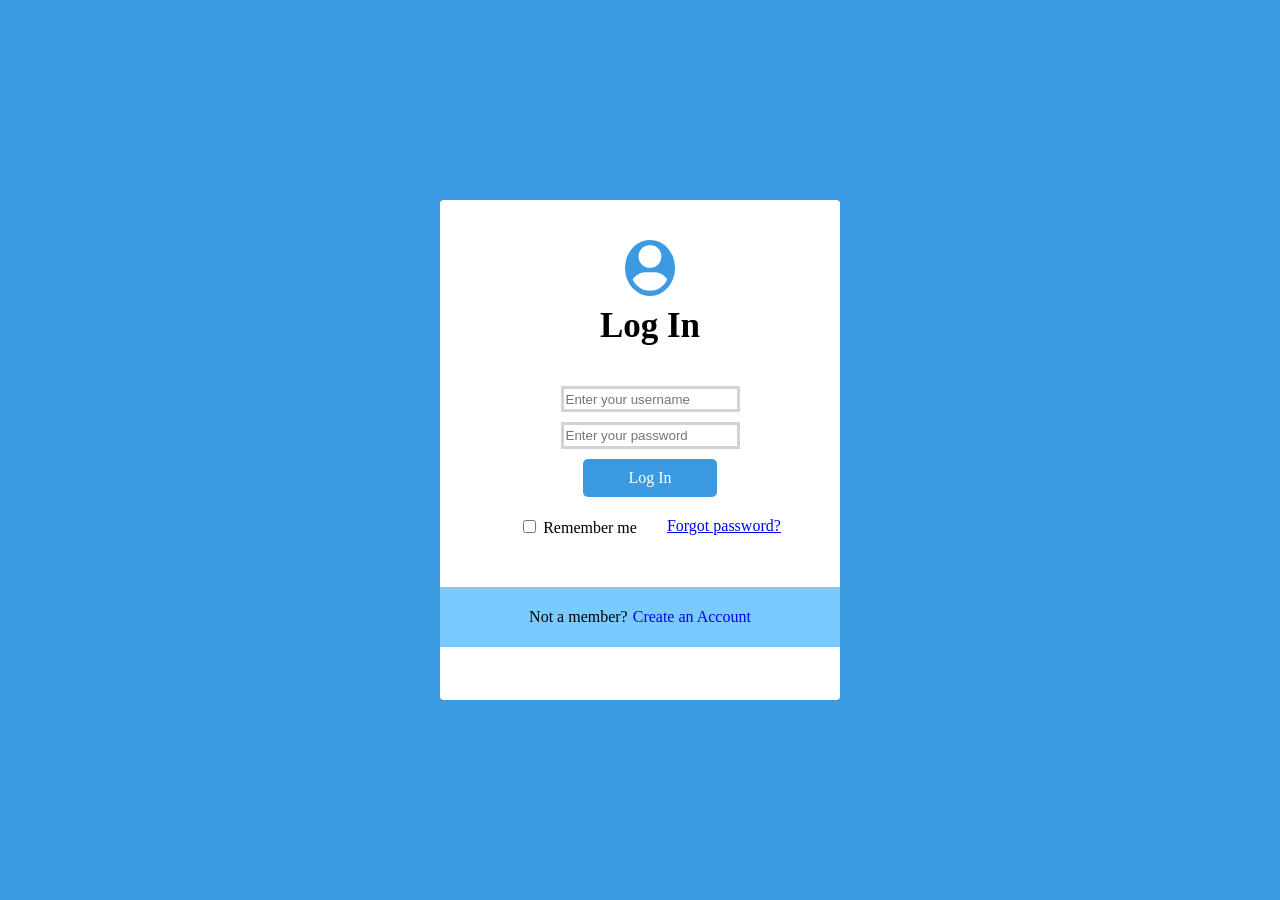
<file: html/index.html>
<!DOCTYPE html>
<html lang="en">

<head>
    <meta charset="UTF-8">
    <meta http-equiv="X-UA-Compatible" content="IE=edge">
    <meta name="viewport" content="width=device-width, initial-scale=1.0">
    <link rel="stylesheet" href="../css/login.css">
    <title>Login</title>
</head>

<body>
    <div class="login_modal">
        <div class="login_modal_content">
            <div id="login_modal_header">
                <div id="user_svg_and_sign_in_container">
                    <svg xmlns="http://www.w3.org/2000/svg" viewBox="0 0 448 512">
                        <path
                            d="M224 256c70.7 0 128-57.3 128-128S294.7 0 224 0S96 57.3 96 128s57.3 128 128 128zm-45.7 48C79.8 304 0 383.8 0 482.3C0 498.7 13.3 512 29.7 512H418.3c16.4 0 29.7-13.3 29.7-29.7C448 383.8 368.2 304 269.7 304H178.3z" />
                    </svg>
                    <span>Log In</span>
                </div>
            </div>
            <div id="login_modal_input_fields_and_button_container">
                <div id="login_modal_input_fields_container">
                    <input id="login_modal_new_password_input" type="text" placeholder="Enter your username">
                    <input id="login_modal_repeat_password_input" type="password" placeholder="Enter your password">
                    <a href="../html/dashboard.html">Log In</a>
                </div>
                <div id="check_and_forgot_password_btn">
                    <div>
                        <input type="checkbox" id="remember_username">
                        <label for="remeber_username">Remember me</label>
                    </div>
                    <div>
                        <a href="#">Forgot password?</a>
                    </div>
                </div>
            </div>
            <div class="footer">
                <span>Not a member?</span>
                <a href="#">Create an Account</a>
            </div>
        </div>
    </div>
</body>

</html>
</file>
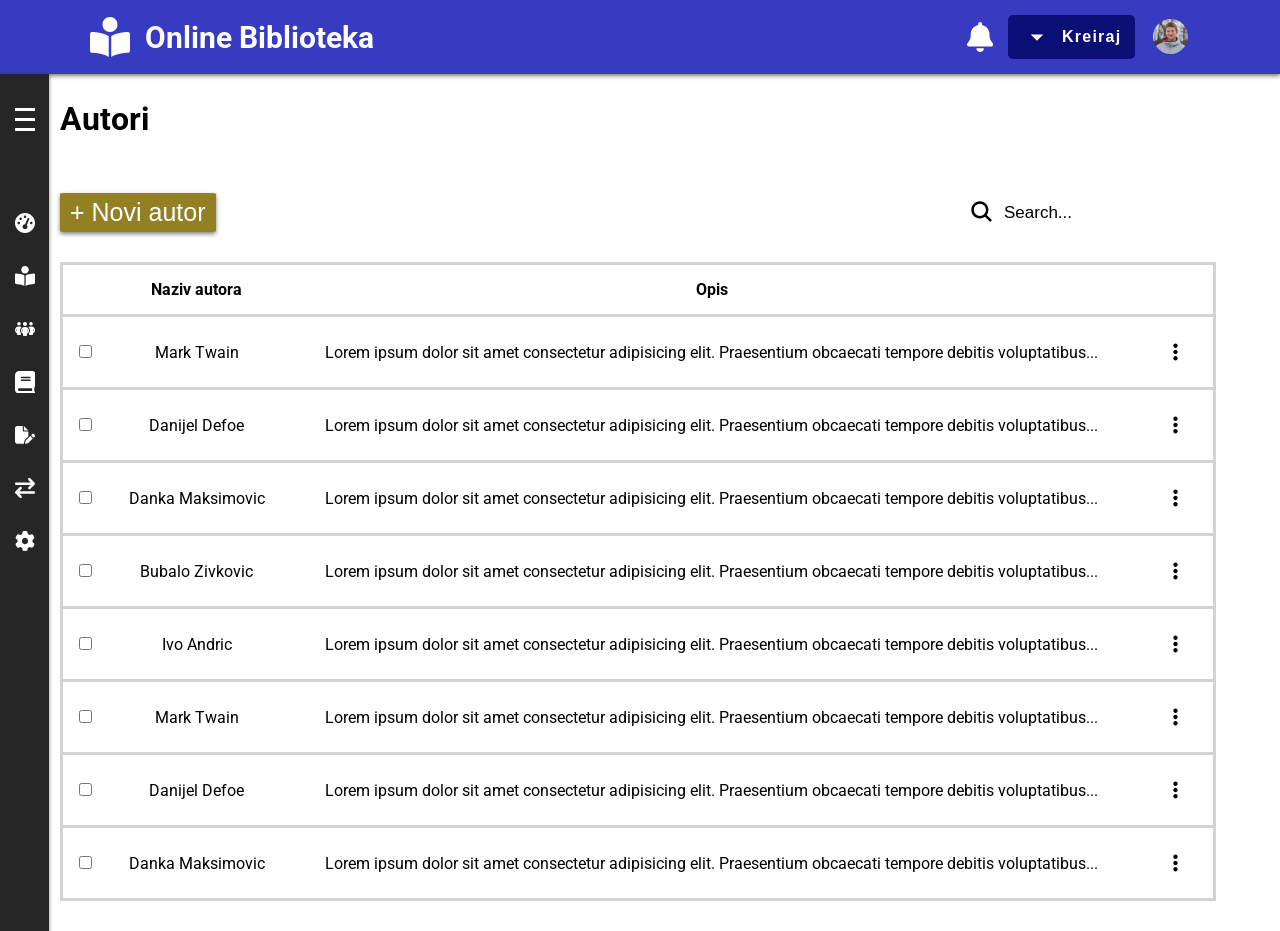
<file: html/autori.html>
<!DOCTYPE html>
<html lang="en">

<head>
    <meta charset="UTF-8" />
    <meta http-equiv="X-UA-Compatible" content="IE=edge" />
    <meta name="viewport" content="width=device-width, initial-scale=1.0" />
    <link rel="stylesheet" href="../css/global.css" />
    <link rel="stylesheet" href="../css/sidebar.css" />
    <link rel="stylesheet" href="../css/hambtn.css" />
    <link rel="stylesheet" href="../css/header.css" />
    <link rel="stylesheet" href="../css/menu.css">
    <link rel="stylesheet" href="../css/common_page.css" />
    <link rel="stylesheet" href="../css/table.css">
    <link rel="stylesheet" href="../css/search_input.css">
    <script src="../js/header.js" defer></script>
    <script src="../js/commonSideBar.js" defer></script>
    <script src="../js/sidebar.js" defer></script>
    <script src="../js/menu.js" defer></script>
    <script src="../js/search_table.js" defer></script>
    <title>Autori</title>
</head>

<body id="bodyElement">
    <div id="sidebar_and_header_container">
        <div id="header"></div>
        <div id="sidebar"></div>
    </div>
    <main>
        <h1 class="dodaj_naslov">Autori</h1>
        <div class="add_btn_and_search_container">
            <a class="common_button" href="../html/dodaj_autora.html">+ Novi autor</a>
            <div class="search_container">
                <button class="search_button">
                    <svg stroke="currentColor" fill="currentColor" stroke-width="0" viewBox="0 0 512 512" height="1em"
                        width="1em" xmlns="http://www.w3.org/2000/svg">
                        <path
                            d="M456.69 421.39L362.6 327.3a173.81 173.81 0 0034.84-104.58C397.44 126.38 319.06 48 222.72 48S48 126.38 48 222.72s78.38 174.72 174.72 174.72A173.81 173.81 0 00327.3 362.6l94.09 94.09a25 25 0 0035.3-35.3zM97.92 222.72a124.8 124.8 0 11124.8 124.8 124.95 124.95 0 01-124.8-124.8z">
                        </path>
                    </svg>
                </button>
                <input id="search_table" class="search_input" type="search" placeholder="Search...">
            </div>
        </div>
        <div id="table-container">
            <table data-searchid="search_table">
                <tr>
                    <th></th>
                    <th>Naziv autora</th>
                    <th>Opis</th>
                    <th></th>
                </tr>
                <tr>
                    <th><input type="checkbox" /></th>
                    <td data-searchtrigger="Mark Twain">Mark Twain</td>
                    <td>Lorem ipsum dolor sit amet consectetur adipisicing elit. Praesentium obcaecati tempore debitis
                        voluptatibus...</td>
                    <th>
                        <div class="menu_trigger_wrap">
                            <button class="table_menu_btn menu_anchor"> <svg xmlns="http://www.w3.org/2000/svg"
                                    viewBox="0 0 128 512">
                                    <path
                                        d="M64 360C94.93 360 120 385.1 120 416C120 446.9 94.93 472 64 472C33.07 472 8 446.9 8 416C8 385.1 33.07 360 64 360zM64 200C94.93 200 120 225.1 120 256C120 286.9 94.93 312 64 312C33.07 312 8 286.9 8 256C8 225.1 33.07 200 64 200zM64 152C33.07 152 8 126.9 8 96C8 65.07 33.07 40 64 40C94.93 40 120 65.07 120 96C120 126.9 94.93 152 64 152z" />
                                </svg> </button>
                            <div class="menu_root" tabindex="-1">
                                <a href="pisac.html">Evidencija autora</a>
                            </div>
                        </div>
                    </th>
                </tr>
                <tr>
                    <th><input type="checkbox" /></th>
                    <td data-searchtrigger="Danijel Defoe">Danijel Defoe</td>
                    <td>Lorem ipsum dolor sit amet consectetur adipisicing elit. Praesentium obcaecati tempore debitis
                        voluptatibus...</td>
                    <th>
                        <div class="menu_trigger_wrap">
                            <button class="table_menu_btn menu_anchor"> <svg xmlns="http://www.w3.org/2000/svg"
                                    viewBox="0 0 128 512">
                                    <path
                                        d="M64 360C94.93 360 120 385.1 120 416C120 446.9 94.93 472 64 472C33.07 472 8 446.9 8 416C8 385.1 33.07 360 64 360zM64 200C94.93 200 120 225.1 120 256C120 286.9 94.93 312 64 312C33.07 312 8 286.9 8 256C8 225.1 33.07 200 64 200zM64 152C33.07 152 8 126.9 8 96C8 65.07 33.07 40 64 40C94.93 40 120 65.07 120 96C120 126.9 94.93 152 64 152z" />
                                </svg> </button>
                            <div class="menu_root" tabindex="-1">
                                <a href="pisac.html">Evidencija autora</a>
                            </div>
                        </div>
                    </th>
                </tr>
                <tr>
                    <th><input type="checkbox" /></th>
                    <td data-searchtrigger="Danka Maksimovic">Danka Maksimovic</td>
                    <td>Lorem ipsum dolor sit amet consectetur adipisicing elit. Praesentium obcaecati tempore debitis
                        voluptatibus...</td>
                    <th>
                        <div class="menu_trigger_wrap">
                            <button class="table_menu_btn menu_anchor"> <svg xmlns="http://www.w3.org/2000/svg"
                                    viewBox="0 0 128 512">
                                    <path
                                        d="M64 360C94.93 360 120 385.1 120 416C120 446.9 94.93 472 64 472C33.07 472 8 446.9 8 416C8 385.1 33.07 360 64 360zM64 200C94.93 200 120 225.1 120 256C120 286.9 94.93 312 64 312C33.07 312 8 286.9 8 256C8 225.1 33.07 200 64 200zM64 152C33.07 152 8 126.9 8 96C8 65.07 33.07 40 64 40C94.93 40 120 65.07 120 96C120 126.9 94.93 152 64 152z" />
                                </svg> </button>
                            <div class="menu_root" tabindex="-1">
                                <a href="pisac.html">Evidencija autora</a>
                            </div>
                        </div>
                    </th>
                </tr>
                <tr>
                    <th><input type="checkbox" /></th>
                    <td data-searchtrigger="Bubalo Zivkovic">Bubalo Zivkovic</td>
                    <td>Lorem ipsum dolor sit amet consectetur adipisicing elit. Praesentium obcaecati tempore debitis
                        voluptatibus... </td>
                    <th>
                        <div class="menu_trigger_wrap">
                            <button class="table_menu_btn menu_anchor"> <svg xmlns="http://www.w3.org/2000/svg"
                                    viewBox="0 0 128 512">
                                    <path
                                        d="M64 360C94.93 360 120 385.1 120 416C120 446.9 94.93 472 64 472C33.07 472 8 446.9 8 416C8 385.1 33.07 360 64 360zM64 200C94.93 200 120 225.1 120 256C120 286.9 94.93 312 64 312C33.07 312 8 286.9 8 256C8 225.1 33.07 200 64 200zM64 152C33.07 152 8 126.9 8 96C8 65.07 33.07 40 64 40C94.93 40 120 65.07 120 96C120 126.9 94.93 152 64 152z" />
                                </svg> </button>
                            <div class="menu_root" tabindex="-1">
                                <a href="pisac.html">Evidencija autora</a>
                            </div>
                        </div>
                    </th>
                </tr>
                <tr>
                    <th><input type="checkbox" /></th>
                    <td data-searchtrigger="Ivo Andric">Ivo Andric</td>
                    <td>Lorem ipsum dolor sit amet consectetur adipisicing elit. Praesentium obcaecati tempore debitis
                        voluptatibus... </td>
                    <th>
                        <div class="menu_trigger_wrap">
                            <button class="table_menu_btn menu_anchor"> <svg xmlns="http://www.w3.org/2000/svg"
                                    viewBox="0 0 128 512">
                                    <path
                                        d="M64 360C94.93 360 120 385.1 120 416C120 446.9 94.93 472 64 472C33.07 472 8 446.9 8 416C8 385.1 33.07 360 64 360zM64 200C94.93 200 120 225.1 120 256C120 286.9 94.93 312 64 312C33.07 312 8 286.9 8 256C8 225.1 33.07 200 64 200zM64 152C33.07 152 8 126.9 8 96C8 65.07 33.07 40 64 40C94.93 40 120 65.07 120 96C120 126.9 94.93 152 64 152z" />
                                </svg> </button>
                            <div class="menu_root" tabindex="-1">
                                <a href="pisac.html">Evidencija autora</a>
                            </div>
                        </div>
                    </th>
                </tr>
                <tr>
                    <th><input type="checkbox" /></th>
                    <td data-searchtrigger="Mark Twain">Mark Twain</td>
                    <td>Lorem ipsum dolor sit amet consectetur adipisicing elit. Praesentium obcaecati tempore debitis
                        voluptatibus... </td>
                    <th>
                        <div class="menu_trigger_wrap">
                            <button class="table_menu_btn menu_anchor"> <svg xmlns="http://www.w3.org/2000/svg"
                                    viewBox="0 0 128 512">
                                    <path
                                        d="M64 360C94.93 360 120 385.1 120 416C120 446.9 94.93 472 64 472C33.07 472 8 446.9 8 416C8 385.1 33.07 360 64 360zM64 200C94.93 200 120 225.1 120 256C120 286.9 94.93 312 64 312C33.07 312 8 286.9 8 256C8 225.1 33.07 200 64 200zM64 152C33.07 152 8 126.9 8 96C8 65.07 33.07 40 64 40C94.93 40 120 65.07 120 96C120 126.9 94.93 152 64 152z" />
                                </svg> </button>
                            <div class="menu_root" tabindex="-1">
                                <a href="pisac.html">Evidencija autora</a>
                            </div>
                        </div>
                    </th>
                </tr>
                <tr>
                    <th><input type="checkbox" /></th>
                    <td data-searchtrigger="Danijel Defoe">Danijel Defoe</td>
                    <td>Lorem ipsum dolor sit amet consectetur adipisicing elit. Praesentium obcaecati tempore debitis
                        voluptatibus... </td>
                    <th>
                        <div class="menu_trigger_wrap">
                            <button class="table_menu_btn menu_anchor"> <svg xmlns="http://www.w3.org/2000/svg"
                                    viewBox="0 0 128 512">
                                    <path
                                        d="M64 360C94.93 360 120 385.1 120 416C120 446.9 94.93 472 64 472C33.07 472 8 446.9 8 416C8 385.1 33.07 360 64 360zM64 200C94.93 200 120 225.1 120 256C120 286.9 94.93 312 64 312C33.07 312 8 286.9 8 256C8 225.1 33.07 200 64 200zM64 152C33.07 152 8 126.9 8 96C8 65.07 33.07 40 64 40C94.93 40 120 65.07 120 96C120 126.9 94.93 152 64 152z" />
                                </svg> </button>
                            <div class="menu_root" tabindex="-1">
                                <a href="pisac.html">Evidencija autora</a>
                            </div>
                        </div>
                    </th>
                </tr>
                <tr>
                    <th><input type="checkbox" /></th>
                    <td data-searchtrigger="Danka Maksimovic">Danka Maksimovic</td>
                    <td>Lorem ipsum dolor sit amet consectetur adipisicing elit. Praesentium obcaecati tempore debitis
                        voluptatibus... </td>
                    <th>
                        <div class="menu_trigger_wrap">
                            <button class="table_menu_btn menu_anchor"> <svg xmlns="http://www.w3.org/2000/svg"
                                    viewBox="0 0 128 512">
                                    <path
                                        d="M64 360C94.93 360 120 385.1 120 416C120 446.9 94.93 472 64 472C33.07 472 8 446.9 8 416C8 385.1 33.07 360 64 360zM64 200C94.93 200 120 225.1 120 256C120 286.9 94.93 312 64 312C33.07 312 8 286.9 8 256C8 225.1 33.07 200 64 200zM64 152C33.07 152 8 126.9 8 96C8 65.07 33.07 40 64 40C94.93 40 120 65.07 120 96C120 126.9 94.93 152 64 152z" />
                                </svg> </button>
                            <div class="menu_root" tabindex="-1">
                                <a href="pisac.html">Evidencija autora</a>
                            </div>
                        </div>
                    </th>
                </tr>
            </table>
        </div>
    </main>
</body>

</html>
</file>
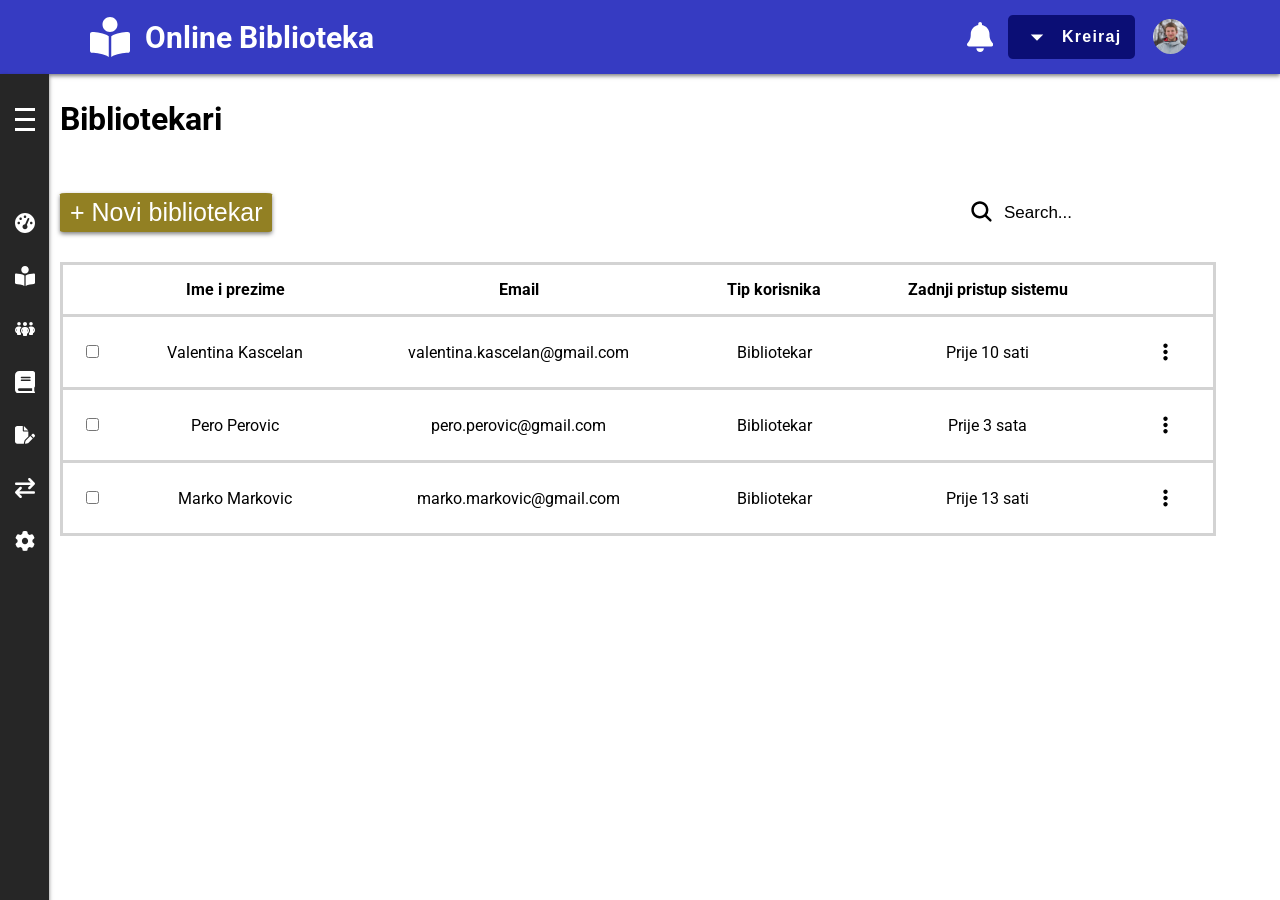
<file: html/bibliotekari.html>
<!DOCTYPE html>
<html lang="en">

<head>
  <meta charset="UTF-8" />
  <meta http-equiv="X-UA-Compatible" content="IE=edge" />
  <meta name="viewport" content="width=device-width, initial-scale=1.0" />
  <link rel="stylesheet" href="../css/global.css" />
  <link rel="stylesheet" href="../css/sidebar.css" />
  <link rel="stylesheet" href="../css/hambtn.css" />
  <link rel="stylesheet" href="../css/common_page.css" />
  <link rel="stylesheet" href="../css/table.css">
  <link rel="stylesheet" href="../css/header.css" />
  <link rel="stylesheet" href="../css/menu.css">
  <link rel="stylesheet" href="../css/search_input.css">
  <script src="../js/header.js" defer></script>
  <script src="../js/commonSideBar.js" defer></script>
  <script src="../js/sidebar.js" defer></script>
  <script src="../js/menu.js" defer></script>
  <script src="../js/search_table.js" defer></script>
  <title>Bibliotekari</title>
</head>

<body id="bodyElement">
  <div id="sidebar_and_header_container">
    <div id="header"></div>
    <div id="sidebar"></div>
  </div>
  <main>
    <h1 class="dodaj_naslov">Bibliotekari</h1>
    <div class="add_btn_and_search_container">
      <a class="common_button" href="../html/dodaj_bibliotekara.html">+ Novi bibliotekar</a>
      <div class="search_container">
        <button class="search_button">
          <svg stroke="currentColor" fill="currentColor" stroke-width="0" viewBox="0 0 512 512" height="1em" width="1em"
            xmlns="http://www.w3.org/2000/svg">
            <path
              d="M456.69 421.39L362.6 327.3a173.81 173.81 0 0034.84-104.58C397.44 126.38 319.06 48 222.72 48S48 126.38 48 222.72s78.38 174.72 174.72 174.72A173.81 173.81 0 00327.3 362.6l94.09 94.09a25 25 0 0035.3-35.3zM97.92 222.72a124.8 124.8 0 11124.8 124.8 124.95 124.95 0 01-124.8-124.8z">
            </path>
          </svg>
        </button>
        <input id="search_table" class="search_input" type="search" placeholder="Search...">
      </div>
    </div>
    <div id="table-container">
      <table data-searchid="search_table">
        <tr>
          <th></th>
          <th>Ime i prezime</th>
          <th>Email</th>
          <th>Tip korisnika</th>
          <th>Zadnji pristup sistemu</th>
          <th></th>
        </tr>
        <tr>
          <th><input type="checkbox" /></th>
          <td data-searchtrigger="Valentina Kascelan">Valentina Kascelan</td>
          <td>valentina.kascelan@gmail.com</td>
          <td>Bibliotekar</td>
          <td>Prije 10 sati</td>
          <th>
            <div class="menu_trigger_wrap">
              <button class="table_menu_btn menu_anchor"> <svg xmlns="http://www.w3.org/2000/svg" viewBox="0 0 128 512">
                  <path
                    d="M64 360C94.93 360 120 385.1 120 416C120 446.9 94.93 472 64 472C33.07 472 8 446.9 8 416C8 385.1 33.07 360 64 360zM64 200C94.93 200 120 225.1 120 256C120 286.9 94.93 312 64 312C33.07 312 8 286.9 8 256C8 225.1 33.07 200 64 200zM64 152C33.07 152 8 126.9 8 96C8 65.07 33.07 40 64 40C94.93 40 120 65.07 120 96C120 126.9 94.93 152 64 152z" />
                </svg> </button>
              <div class="menu_root" tabindex="-1">
                <a href="profil_bibliotekara.html">Profil bibliotekara</a>
              </div>
            </div>
          </th>
        </tr>
        <tr>
          <th><input type="checkbox" /></th>
          <td data-searchtrigger="Pero Perovic">Pero Perovic</td>
          <td>pero.perovic@gmail.com</td>
          <td>Bibliotekar</td>
          <td>Prije 3 sata</td>
          <th>
            <div class="menu_trigger_wrap">
              <button class="table_menu_btn menu_anchor"> <svg xmlns="http://www.w3.org/2000/svg" viewBox="0 0 128 512">
                  <path
                    d="M64 360C94.93 360 120 385.1 120 416C120 446.9 94.93 472 64 472C33.07 472 8 446.9 8 416C8 385.1 33.07 360 64 360zM64 200C94.93 200 120 225.1 120 256C120 286.9 94.93 312 64 312C33.07 312 8 286.9 8 256C8 225.1 33.07 200 64 200zM64 152C33.07 152 8 126.9 8 96C8 65.07 33.07 40 64 40C94.93 40 120 65.07 120 96C120 126.9 94.93 152 64 152z" />
                </svg> </button>
              <div class="menu_root" tabindex="-1">
                <a href="profil_bibliotekara.html">Profil bibliotekara</a>
              </div>
            </div>
          </th>
        </tr>
        <tr>
          <th><input type="checkbox" /></th>
          <td data-searchtrigger="Marko Markovic">Marko Markovic</td>
          <td>marko.markovic@gmail.com</td>
          <td>Bibliotekar</td>
          <td>Prije 13 sati</td>
          <th>
            <div class="menu_trigger_wrap">
              <button class="table_menu_btn menu_anchor"> <svg xmlns="http://www.w3.org/2000/svg" viewBox="0 0 128 512">
                  <path
                    d="M64 360C94.93 360 120 385.1 120 416C120 446.9 94.93 472 64 472C33.07 472 8 446.9 8 416C8 385.1 33.07 360 64 360zM64 200C94.93 200 120 225.1 120 256C120 286.9 94.93 312 64 312C33.07 312 8 286.9 8 256C8 225.1 33.07 200 64 200zM64 152C33.07 152 8 126.9 8 96C8 65.07 33.07 40 64 40C94.93 40 120 65.07 120 96C120 126.9 94.93 152 64 152z" />
                </svg> </button>
              <div class="menu_root" tabindex="-1">
                <a href="profil_bibliotekara.html">Profil bibliotekara</a>
              </div>
            </div>
          </th>
        </tr>
      </table>
    </div>
  </main>
</body>

</html>
</file>
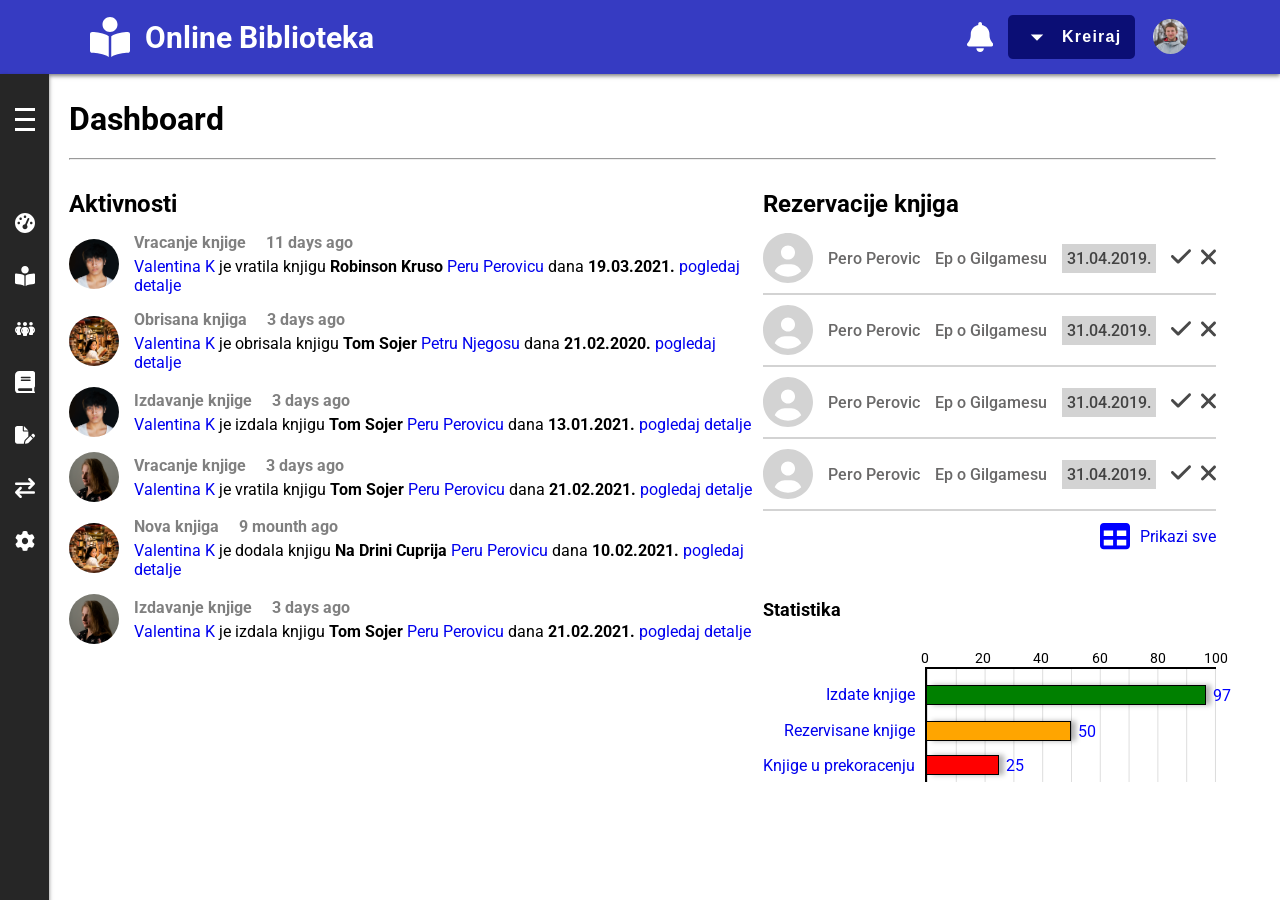
<file: html/dashboard.html>
<!DOCTYPE html>
<html lang="en">

<head>
  <meta charset="UTF-8" />
  <meta http-equiv="X-UA-Compatible" content="IE=edge" />
  <meta name="viewport" content="width=device-width, initial-scale=1.0" />
  <link rel="stylesheet" href="../css/global.css" />
  <link rel="stylesheet" href="../css/header.css" />
  <link rel="stylesheet" href="../css/sidebar.css" />
  <link rel="stylesheet" href="../css/hambtn.css" />
  <link rel="stylesheet" href="../css/dashboard.css">
  <link rel="stylesheet" href="../css/chart.css">
  <script src="../js/commonSideBar.js" defer></script>
  <script src="../js/sidebar.js" defer></script>
  <script type="module" src="../js/header.js" defer> </script>
  <title>Dashboard</title>
</head>

<body>
  <div id="root">
    <div id="sidebar_and_header_container">
      <div id="header"></div>
      <div id="sidebar"></div>
    </div>
    <main>
      <h1>Dashboard</h1>
      <hr>
      <div id="aktivnosti_i_rezervacije_container">
        <div id="aktivnosti_container">
          <h2>Aktivnosti</h2>
          <div id="transakcija_item_container">
            <!--  -->
            <div class="transakcija_item">
              <img src="../images/giorgio_profil_picute.jpg" alt="transkacija profil picture">
              <div class="transakcija_item_text_section">
                <div>
                  <p>Vracanje knjige</p>
                  <span>11 days ago</span>
                </div>
                <p> <a href="../html/profil_bibliotekara.html">Valentina K</a> je vratila knjigu <strong>Robinson
                    Kruso</strong>
                  <a href="../html/profil_ucenika.html">Peru Perovicu </a> dana <strong>19.03.2021.</strong>
                  <a href="#">pogledaj detalje</a>
                </p>
              </div>
            </div>
            <!--  -->
            <div class="transakcija_item">
              <img src="../images/fran_profile_picture.jpg" alt="transkacija profil picture">
              <div class="transakcija_item_text_section">
                <div>
                  <p>Obrisana knjiga</p>
                  <span>3 days ago</span>
                </div>
                <p> <a href="../html/profil_bibliotekara.html">Valentina K</a> je obrisala knjigu <strong>Tom
                    Sojer</strong> <a href="../html/profil_ucenika.html">Petru Njegosu</a> dana
                  <strong>21.02.2020.</strong>
                  <a href="#">pogledaj detalje</a>
                </p>
              </div>
            </div>
            <!--  -->
            <div class="transakcija_item">
              <img src="../images/giorgio_profil_picute.jpg" alt="transkacija profil picture">
              <div class="transakcija_item_text_section">
                <div>
                  <p>Izdavanje knjige</p>
                  <span>3 days ago</span>
                </div>
                <p> <a href="../html/profil_bibliotekara.html">Valentina K</a> je izdala knjigu <strong>Tom
                    Sojer</strong> <a href="../html/profil_ucenika.html">Peru Perovicu</a> dana
                  <strong>13.01.2021.</strong>
                  <a href="#">pogledaj detalje</a>
                </p>
              </div>
            </div>
            <!--  -->
            <!--  -->
            <div class="transakcija_item">
              <img src="../images/julian_profil_picture.jpg" alt="transkacija profil picture">
              <div class="transakcija_item_text_section">
                <div>
                  <p>Vracanje knjige</p>
                  <span>3 days ago</span>
                </div>
                <p> <a href="../html/profil_bibliotekara.html">Valentina K</a> je vratila knjigu <strong>Tom
                    Sojer</strong> <a href="../html/profil_ucenika.html">Peru Perovicu</a> dana
                  <strong>21.02.2021.</strong>
                  <a href="#">pogledaj detalje</a>
                </p>
              </div>
            </div>
            <!--  -->
            <!--  -->
            <div class="transakcija_item">
              <img src="../images/fran_profile_picture.jpg" alt="transkacija profil picture">
              <div class="transakcija_item_text_section">
                <div>
                  <p>Nova knjiga</p>
                  <span>9 mounth ago</span>
                </div>
                <p> <a href="../html/profil_bibliotekara.html">Valentina K</a> je dodala knjigu <strong>Na Drini
                    Cuprija</strong>
                  <a href="../html/profil_ucenika.html">Peru Perovicu</a> dana <strong>10.02.2021.</strong>
                  <a href="#">pogledaj detalje</a>
                </p>
              </div>
            </div>
            <div class="transakcija_item">
              <img src="../images/julian_profil_picture.jpg" alt="transkacija profil picture">
              <div class="transakcija_item_text_section">
                <div>
                  <p>Izdavanje knjige</p>
                  <span>3 days ago</span>
                </div>
                <p> <a href="../html/profil_bibliotekara.html">Valentina K</a> je izdala knjigu <strong>Tom
                    Sojer</strong> <a href="../html/profil_ucenika.html">Peru Perovicu</a> dana
                  <strong>21.02.2021.</strong>
                  <a href="#">pogledaj detalje</a>
                </p>
              </div>
            </div>
          </div>
        </div>
        <div id="rezervacije_statistika_container">
          <div id="rezervacije_container">
            <h2>Rezervacije knjiga</h2>
            <div id="table_and_link_container">
              <div class="table_row">
                <div>
                  <svg xmlns="http://www.w3.org/2000/svg" viewBox="0 0 512 512">
                    <path
                      d="M256 0C114.6 0 0 114.6 0 256s114.6 256 256 256s256-114.6 256-256S397.4 0 256 0zM256 128c39.77 0 72 32.24 72 72S295.8 272 256 272c-39.76 0-72-32.24-72-72S216.2 128 256 128zM256 448c-52.93 0-100.9-21.53-135.7-56.29C136.5 349.9 176.5 320 224 320h64c47.54 0 87.54 29.88 103.7 71.71C356.9 426.5 308.9 448 256 448z" />
                  </svg>
                  <span>Pero Perovic</span>
                </div>
                <span>Ep o Gilgamesu</span>
                <span class="datum_rezervacije">31.04.2019.</span>
                <div class="check_xmark_container">
                  <button class="check_button">
                    <svg xmlns="http://www.w3.org/2000/svg" viewBox="0 0 448 512">
                      <path
                        d="M438.6 105.4C451.1 117.9 451.1 138.1 438.6 150.6L182.6 406.6C170.1 419.1 149.9 419.1 137.4 406.6L9.372 278.6C-3.124 266.1-3.124 245.9 9.372 233.4C21.87 220.9 42.13 220.9 54.63 233.4L159.1 338.7L393.4 105.4C405.9 92.88 426.1 92.88 438.6 105.4H438.6z" />
                    </svg>
                  </button>
                  <button class="x_button">
                    <svg xmlns="http://www.w3.org/2000/svg" viewBox="0 0 320 512">
                      <path
                        d="M310.6 361.4c12.5 12.5 12.5 32.75 0 45.25C304.4 412.9 296.2 416 288 416s-16.38-3.125-22.62-9.375L160 301.3L54.63 406.6C48.38 412.9 40.19 416 32 416S15.63 412.9 9.375 406.6c-12.5-12.5-12.5-32.75 0-45.25l105.4-105.4L9.375 150.6c-12.5-12.5-12.5-32.75 0-45.25s32.75-12.5 45.25 0L160 210.8l105.4-105.4c12.5-12.5 32.75-12.5 45.25 0s12.5 32.75 0 45.25l-105.4 105.4L310.6 361.4z" />
                    </svg>
                  </button>
                </div>
              </div>
              <div class="table_row">
                <div>
                  <svg xmlns="http://www.w3.org/2000/svg" viewBox="0 0 512 512">
                    <path
                      d="M256 0C114.6 0 0 114.6 0 256s114.6 256 256 256s256-114.6 256-256S397.4 0 256 0zM256 128c39.77 0 72 32.24 72 72S295.8 272 256 272c-39.76 0-72-32.24-72-72S216.2 128 256 128zM256 448c-52.93 0-100.9-21.53-135.7-56.29C136.5 349.9 176.5 320 224 320h64c47.54 0 87.54 29.88 103.7 71.71C356.9 426.5 308.9 448 256 448z" />
                  </svg>
                  <span>Pero Perovic</span>
                </div>
                <span>Ep o Gilgamesu</span>
                <span class="datum_rezervacije">31.04.2019.</span>
                <div class="check_xmark_container">
                  <button class="check_button">
                    <svg xmlns="http://www.w3.org/2000/svg" viewBox="0 0 448 512">
                      <path
                        d="M438.6 105.4C451.1 117.9 451.1 138.1 438.6 150.6L182.6 406.6C170.1 419.1 149.9 419.1 137.4 406.6L9.372 278.6C-3.124 266.1-3.124 245.9 9.372 233.4C21.87 220.9 42.13 220.9 54.63 233.4L159.1 338.7L393.4 105.4C405.9 92.88 426.1 92.88 438.6 105.4H438.6z" />
                    </svg>
                  </button>
                  <button class="x_button">
                    <svg xmlns="http://www.w3.org/2000/svg" viewBox="0 0 320 512">
                      <path
                        d="M310.6 361.4c12.5 12.5 12.5 32.75 0 45.25C304.4 412.9 296.2 416 288 416s-16.38-3.125-22.62-9.375L160 301.3L54.63 406.6C48.38 412.9 40.19 416 32 416S15.63 412.9 9.375 406.6c-12.5-12.5-12.5-32.75 0-45.25l105.4-105.4L9.375 150.6c-12.5-12.5-12.5-32.75 0-45.25s32.75-12.5 45.25 0L160 210.8l105.4-105.4c12.5-12.5 32.75-12.5 45.25 0s12.5 32.75 0 45.25l-105.4 105.4L310.6 361.4z" />
                    </svg>
                  </button>
                </div>
              </div>
              <div class="table_row">
                <div>
                  <svg xmlns="http://www.w3.org/2000/svg" viewBox="0 0 512 512">
                    <path
                      d="M256 0C114.6 0 0 114.6 0 256s114.6 256 256 256s256-114.6 256-256S397.4 0 256 0zM256 128c39.77 0 72 32.24 72 72S295.8 272 256 272c-39.76 0-72-32.24-72-72S216.2 128 256 128zM256 448c-52.93 0-100.9-21.53-135.7-56.29C136.5 349.9 176.5 320 224 320h64c47.54 0 87.54 29.88 103.7 71.71C356.9 426.5 308.9 448 256 448z" />
                  </svg>
                  <span>Pero Perovic</span>
                </div>
                <span>Ep o Gilgamesu</span>
                <span class="datum_rezervacije">31.04.2019.</span>
                <div class="check_xmark_container">
                  <button class="check_button">
                    <svg xmlns="http://www.w3.org/2000/svg" viewBox="0 0 448 512">
                      <path
                        d="M438.6 105.4C451.1 117.9 451.1 138.1 438.6 150.6L182.6 406.6C170.1 419.1 149.9 419.1 137.4 406.6L9.372 278.6C-3.124 266.1-3.124 245.9 9.372 233.4C21.87 220.9 42.13 220.9 54.63 233.4L159.1 338.7L393.4 105.4C405.9 92.88 426.1 92.88 438.6 105.4H438.6z" />
                    </svg>
                  </button>
                  <button class="x_button">
                    <svg xmlns="http://www.w3.org/2000/svg" viewBox="0 0 320 512">
                      <path
                        d="M310.6 361.4c12.5 12.5 12.5 32.75 0 45.25C304.4 412.9 296.2 416 288 416s-16.38-3.125-22.62-9.375L160 301.3L54.63 406.6C48.38 412.9 40.19 416 32 416S15.63 412.9 9.375 406.6c-12.5-12.5-12.5-32.75 0-45.25l105.4-105.4L9.375 150.6c-12.5-12.5-12.5-32.75 0-45.25s32.75-12.5 45.25 0L160 210.8l105.4-105.4c12.5-12.5 32.75-12.5 45.25 0s12.5 32.75 0 45.25l-105.4 105.4L310.6 361.4z" />
                    </svg>
                  </button>
                </div>
              </div>
              <div class="table_row">
                <div>
                  <svg xmlns="http://www.w3.org/2000/svg" viewBox="0 0 512 512">
                    <path
                      d="M256 0C114.6 0 0 114.6 0 256s114.6 256 256 256s256-114.6 256-256S397.4 0 256 0zM256 128c39.77 0 72 32.24 72 72S295.8 272 256 272c-39.76 0-72-32.24-72-72S216.2 128 256 128zM256 448c-52.93 0-100.9-21.53-135.7-56.29C136.5 349.9 176.5 320 224 320h64c47.54 0 87.54 29.88 103.7 71.71C356.9 426.5 308.9 448 256 448z" />
                  </svg>
                  <span>Pero Perovic</span>
                </div>
                <span>Ep o Gilgamesu</span>
                <span class="datum_rezervacije">31.04.2019.</span>
                <div class="check_xmark_container">
                  <button class="check_button">
                    <svg xmlns="http://www.w3.org/2000/svg" viewBox="0 0 448 512">
                      <path
                        d="M438.6 105.4C451.1 117.9 451.1 138.1 438.6 150.6L182.6 406.6C170.1 419.1 149.9 419.1 137.4 406.6L9.372 278.6C-3.124 266.1-3.124 245.9 9.372 233.4C21.87 220.9 42.13 220.9 54.63 233.4L159.1 338.7L393.4 105.4C405.9 92.88 426.1 92.88 438.6 105.4H438.6z" />
                    </svg>
                  </button>
                  <button class="x_button">
                    <svg xmlns="http://www.w3.org/2000/svg" viewBox="0 0 320 512">
                      <path
                        d="M310.6 361.4c12.5 12.5 12.5 32.75 0 45.25C304.4 412.9 296.2 416 288 416s-16.38-3.125-22.62-9.375L160 301.3L54.63 406.6C48.38 412.9 40.19 416 32 416S15.63 412.9 9.375 406.6c-12.5-12.5-12.5-32.75 0-45.25l105.4-105.4L9.375 150.6c-12.5-12.5-12.5-32.75 0-45.25s32.75-12.5 45.25 0L160 210.8l105.4-105.4c12.5-12.5 32.75-12.5 45.25 0s12.5 32.75 0 45.25l-105.4 105.4L310.6 361.4z" />
                    </svg>
                  </button>
                </div>
              </div>
              <!--Link after table-->
              <a id="table_link" href="izdavanje_knjiga.html">
                <svg xmlns="http://www.w3.org/2000/svg" viewBox="0 0 512 512">
                  <path
                    d="M448 32C483.3 32 512 60.65 512 96V416C512 451.3 483.3 480 448 480H64C28.65 480 0 451.3 0 416V96C0 60.65 28.65 32 64 32H448zM224 256V160H64V256H224zM64 320V416H224V320H64zM288 416H448V320H288V416zM448 256V160H288V256H448z" />
                </svg>
                <span>Prikazi sve</span>
              </a>
            </div>
          </div>
          <div id="statistika_container">
            <!--CHAR START-->
            <figure id="figure_container">
              <table class="barChart_h">
                <caption>Statistika</caption>
                <tbody>
                  <!-- Y-axis -->
                  <tr>
                    <th class="blankCell"></th>
                    <th class="y-axis">
                      <ol class="y-axis-labels">
                        <li class="zero"><b>0</b></li>
                        <li><b>20</b></li>
                        <li><b>40</b></li>
                        <li><b>60</b></li>
                        <li><b>80</b></li>
                        <li><b>100</b></li>
                      </ol>
                    </th>
                  </tr>
                  <!-- Data Rows -->
                  <tr class="firstRow">
                    <th class="label" scope="row">
                      <a href="#">Izdate knjige</a>
                    </th>
                    <td><span id="first_bar" class="bar" style="width:97%"><b>97</b></span></td>
                  </tr>
                  <tr>
                    <th class="label" scope="row">
                      <a href="#">Rezervisane knjige</a>
                    </th>
                    <td><span id="second_bar" class="bar" style="width:50%"><b>50</b></span></td>
                  </tr>
                  <tr>
                    <th class="label" scope="row">
                      <a href="#">Knjige u prekoracenju</a>
                    </th>
                    <td><span id="third_bar" class="bar" style="width:25%"><b>25</b></span></td>
                  </tr>
                </tbody>
              </table>
            </figure>
            <!--CHAR END-->
          </div>
        </div>
    </main>
</body>

</html>
</file>
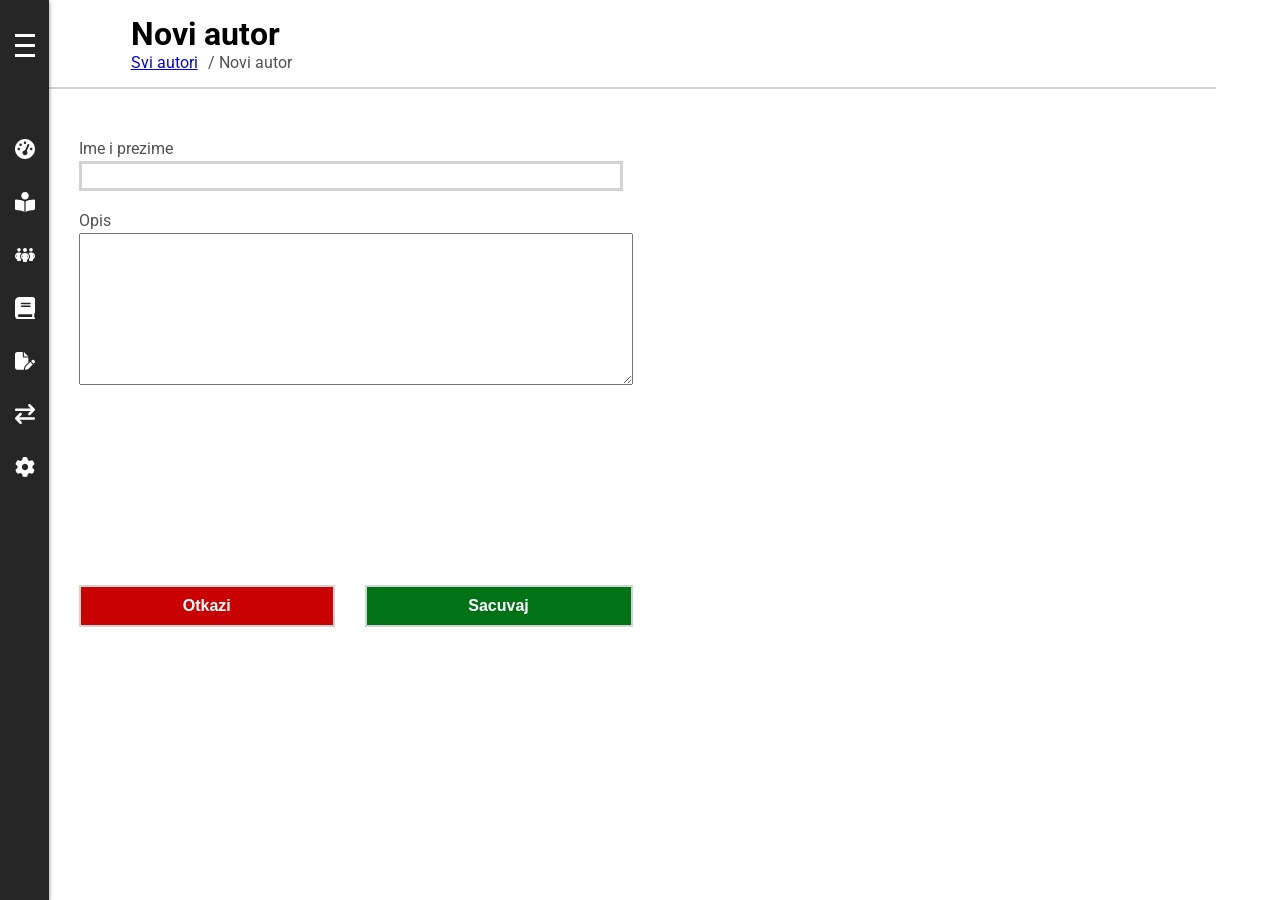
<file: html/dodaj_autora.html>
<!DOCTYPE html>
<html lang="en">

<head>
    <meta charset="UTF-8">
    <meta http-equiv="X-UA-Compatible" content="IE=edge">
    <meta name="viewport" content="width=device-width, initial-scale=1.0">
    <script src="../js/commonSideBar.js" defer></script>
    <script src="../js/sidebar.js" defer></script>
    <link rel="stylesheet" href="../css/global.css">
    <link rel="stylesheet" href="../css/sidebar.css">
    <link rel="stylesheet" href="../css/hambtn.css">
    <link rel="stylesheet" href="../css/global.css">
    <link rel="stylesheet" href="../css/common_dodaj_korisnika.css">
    <link rel="stylesheet" href="../css/dodaj_autora.css">
    <title>Dodaj autora</title>
</head>

<body>
    <div id="sidebar_and_header_container">
        <div id="sidebar"></div>
    </div>
    <header>
        <div id="ime_novog_korisnika">
            <h1>Novi autor</h1>
            <div>
                <a id="svi_korisnici" href="autori.html">Svi autori</a>
                <span id="text_container">/ Novi autor</span>
            </div>
        </div>
    </header>
    <main>
        <div id="podaci_novog_korisnika">
            <div class="podaci_novog_korisnika_field">
                <label for="ime_prezime_input">Ime i prezime</label>
                <input id="ime_prezime_input" type="text">
            </div>
            <div id="podaci_novog_korisnika_and_button_container">
                <div class="podaci_novog_korisnika_field">
                    <label for="ime_prezime_input">Opis</label>
                    <textarea id="ime_prezime_input" rows="10" cols="40"></textarea>
                </div>
                <div id="action_buttons">
                    <button id="otkazi_button">Otkazi</button>
                    <button id="sacuvaj_button">Sacuvaj</button>
                </div>
            </div>
        </div>
    </main>
</body>

</html>
</file>
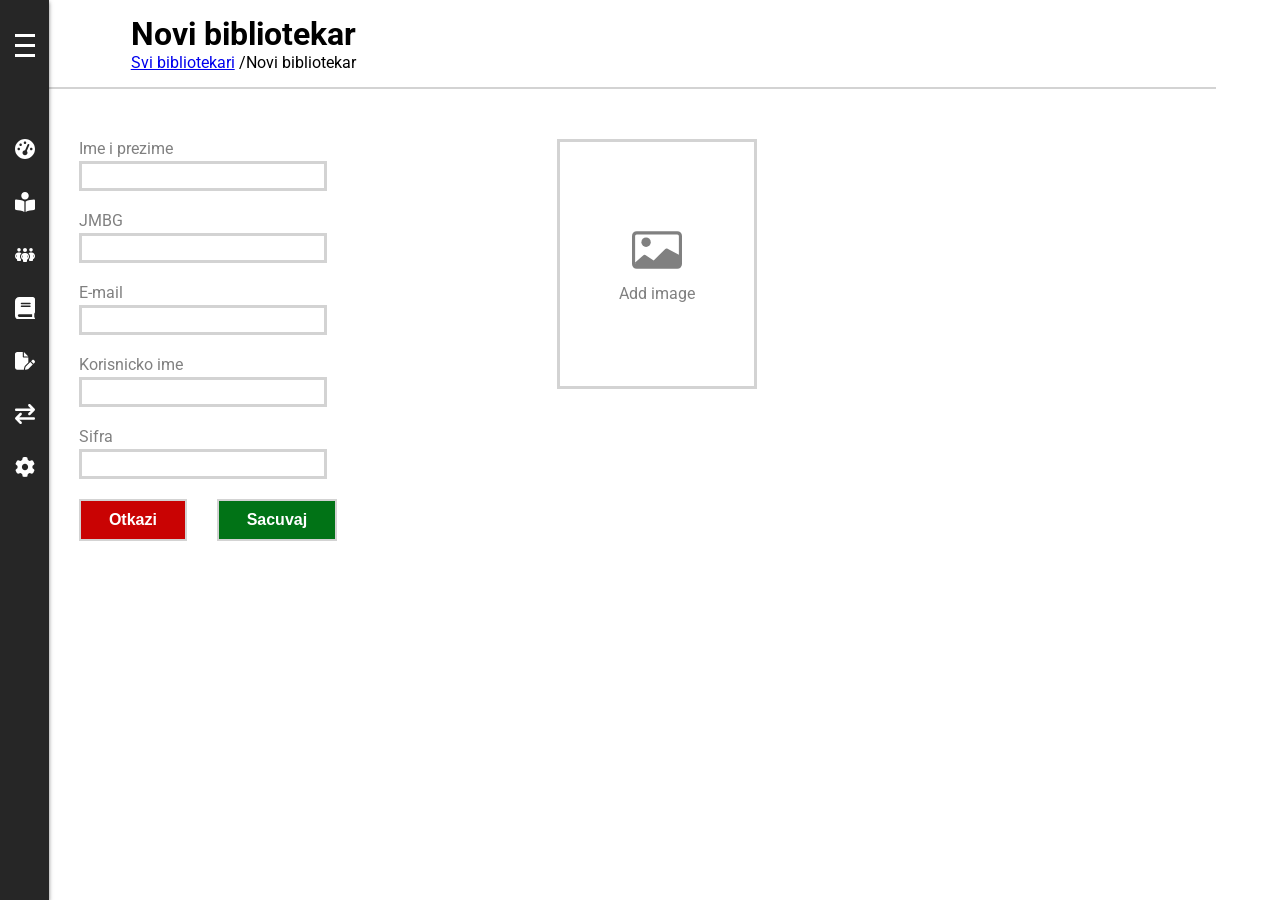
<file: html/dodaj_bibliotekara.html>
<!DOCTYPE html>
<html lang="en">

<head>
    <meta charset="UTF-8">
    <meta http-equiv="X-UA-Compatible" content="IE=edge">
    <meta name="viewport" content="width=device-width, initial-scale=1.0">
    <script src="../js/commonSideBar.js" defer></script>
    <script src="../js/sidebar.js" defer></script>
    <link rel="stylesheet" href="../css/global.css">
    <link rel="stylesheet" href="../css/sidebar.css">
    <link rel="stylesheet" href="../css/hambtn.css">
    <link rel="stylesheet" href="../css/global.css">
    <link rel="stylesheet" href="../css/dodaj_bibliotekara.css">
    <title>Dodaj bibliotekara</title>
</head>

<body>
    <div id="sidebar_and_header_container">
        <div id="sidebar"></div>
    </div>
    <header>
        <div id="ime_novog_bibliotekara">
            <h1>Novi bibliotekar</h1>
            <a id="svi_bibliotekari" href="bibliotekari.html">Svi bibliotekari</a> <label for="svi_bibliotekari">/Novi
                bibliotekar</label>
        </div>
    </header>
    <main>
        <div id="img_and_podaci_container">
            <div id="podaci_novog_bibliotekara">
                <div class="podaci_novog_bibliotekara_field">
                    <label for="ime_prezime_input">Ime i prezime</label>
                    <input id="ime_prezime_input" type="text">
                </div>
                <div class="podaci_novog_bibliotekara_field">
                    <label for="ime_prezime_input">JMBG</label>
                    <input id="ime_prezime_input" type="number">
                </div>
                <div class="podaci_novog_bibliotekara_field">
                    <label for="ime_prezime_input">E-mail</label>
                    <input id="ime_prezime_input" type="text">
                </div>
                <div class="podaci_novog_bibliotekara_field">
                    <label for="ime_prezime_input">Korisnicko ime</label>
                    <input id="ime_prezime_input" type="text">
                </div>
                <div class="podaci_novog_bibliotekara_field">
                    <label for="ime_prezime_input">Sifra</label>
                    <input id="ime_prezime_input" type="password">
                </div>
                <div id="action_buttons">
                    <button id="otkazi_button">Otkazi</button>
                    <button id="sacuvaj_button">Sacuvaj</button>
                </div>
            </div>
            <div id="slika_novog_bibliotekara_container">
                <div id="svg_novog_bibliotekara">
                    <svg stroke="currentColor" fill="currentColor" stroke-width="0" viewBox="0 0 16 16" height="1em"
                        width="1em" xmlns="http://www.w3.org/2000/svg">
                        <path d="M6.002 5.5a1.5 1.5 0 1 1-3 0 1.5 1.5 0 0 1 3 0z"></path>
                        <path
                            d="M1.5 2A1.5 1.5 0 0 0 0 3.5v9A1.5 1.5 0 0 0 1.5 14h13a1.5 1.5 0 0 0 1.5-1.5v-9A1.5 1.5 0 0 0 14.5 2h-13zm13 1a.5.5 0 0 1 .5.5v6l-3.775-1.947a.5.5 0 0 0-.577.093l-3.71 3.71-2.66-1.772a.5.5 0 0 0-.63.062L1.002 12v.54A.505.505 0 0 1 1 12.5v-9a.5.5 0 0 1 .5-.5h13z">
                        </path>
                    </svg>
                </div>
                <div id="add_img_text_container">
                    <p>Add image</p>
                </div>
            </div>
        </div>
    </main>
</body>

</html>
</file>
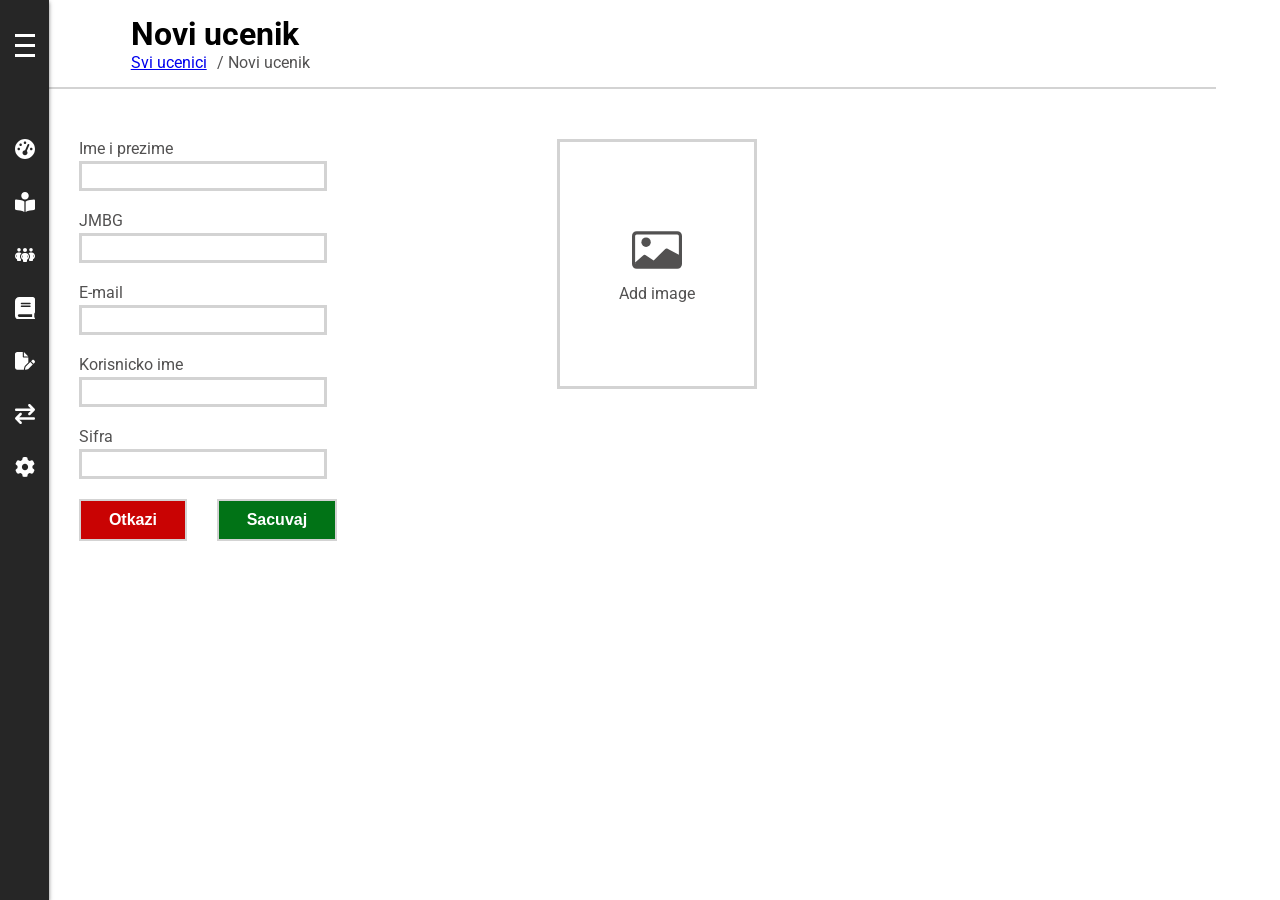
<file: html/dodaj_ucenika.html>
<!DOCTYPE html>
<html lang="en">

<head>
    <meta charset="UTF-8">
    <meta http-equiv="X-UA-Compatible" content="IE=edge">
    <meta name="viewport" content="width=device-width, initial-scale=1.0">
    <script src="../js/commonSideBar.js" defer></script>
    <script src="../js/sidebar.js" defer></script>
    <link rel="stylesheet" href="../css/global.css">
    <link rel="stylesheet" href="../css/sidebar.css">
    <link rel="stylesheet" href="../css/hambtn.css">
    <link rel="stylesheet" href="../css/global.css">
    <link rel="stylesheet" href="../css/common_dodaj_korisnika.css">
    <title>Dodaj ucenika</title>
</head>

<body>
    <div id="sidebar_and_header_container">
        <div id="sidebar"></div>
    </div>
    <header>
        <div id="ime_novog_korisnika">
            <h1>Novi ucenik</h1>
            <div>
                <a id="svi_korisnici" href="ucenici.html">Svi ucenici</a>
                <span id="text_container">/ Novi ucenik</span>
            </div>
        </div>
    </header>
    <main>
        <div id="img_and_podaci_container">
            <div id="podaci_novog_korisnika">
                <div class="podaci_novog_korisnika_field">
                    <label for="ime_prezime_input">Ime i prezime</label>
                    <input id="ime_prezime_input" type="text">
                </div>
                <div class="podaci_novog_korisnika_field">
                    <label for="ime_prezime_input">JMBG</label>
                    <input id="ime_prezime_input" type="number">
                </div>
                <div class="podaci_novog_korisnika_field">
                    <label for="ime_prezime_input">E-mail</label>
                    <input id="ime_prezime_input" type="text">
                </div>
                <div class="podaci_novog_korisnika_field">
                    <label for="ime_prezime_input">Korisnicko ime</label>
                    <input id="ime_prezime_input" type="text">
                </div>
                <div class="podaci_novog_korisnika_field">
                    <label for="ime_prezime_input">Sifra</label>
                    <input id="ime_prezime_input" type="password">
                </div>
                <div id="action_buttons">
                    <button id="otkazi_button">Otkazi</button>
                    <button id="sacuvaj_button">Sacuvaj</button>
                </div>
            </div>
            <div id="slika_novog_korisnika_container">
                <div id="svg_novog_korisnika">
                    <svg stroke="currentColor" fill="currentColor" stroke-width="0" viewBox="0 0 16 16" height="1em"
                        width="1em" xmlns="http://www.w3.org/2000/svg">
                        <path d="M6.002 5.5a1.5 1.5 0 1 1-3 0 1.5 1.5 0 0 1 3 0z"></path>
                        <path
                            d="M1.5 2A1.5 1.5 0 0 0 0 3.5v9A1.5 1.5 0 0 0 1.5 14h13a1.5 1.5 0 0 0 1.5-1.5v-9A1.5 1.5 0 0 0 14.5 2h-13zm13 1a.5.5 0 0 1 .5.5v6l-3.775-1.947a.5.5 0 0 0-.577.093l-3.71 3.71-2.66-1.772a.5.5 0 0 0-.63.062L1.002 12v.54A.505.505 0 0 1 1 12.5v-9a.5.5 0 0 1 .5-.5h13z">
                        </path>
                    </svg>
                </div>
                <div id="add_img_text_container">
                    <p>Add image</p>
                </div>
            </div>
        </div>
    </main>
</body>

</html>
</file>
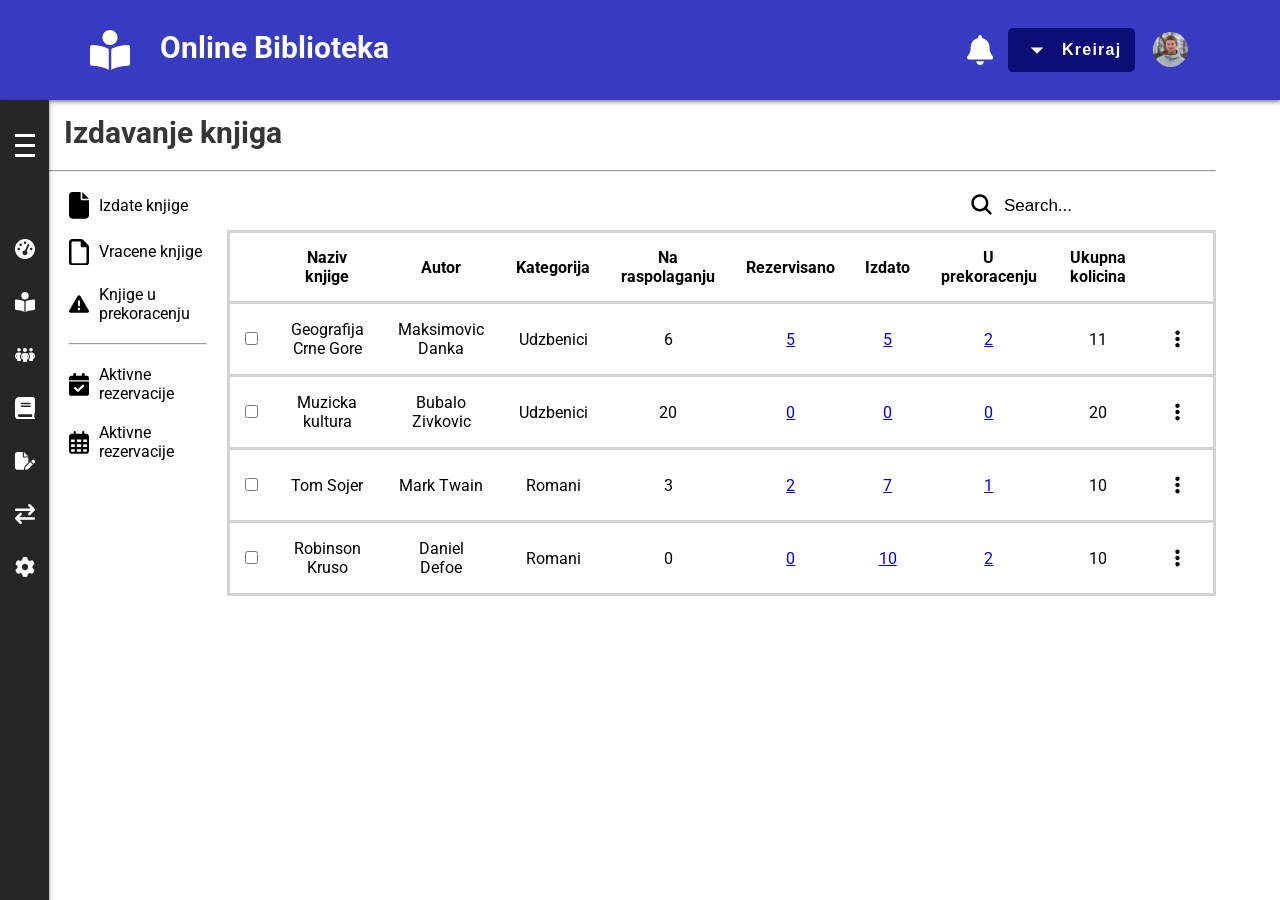
<file: html/izdavanje_knjiga.html>
<!DOCTYPE html>
<html lang="en">

<head>
    <meta charset="UTF-8" />
    <meta http-equiv="X-UA-Compatible" content="IE=edge" />
    <meta name="viewport" content="width=device-width, initial-scale=1.0" />
    <link rel="stylesheet" href="../css/global.css" />
    <link rel="stylesheet" href="../css/header.css" />
    <link rel="stylesheet" href="../css/sidebar.css" />
    <link rel="stylesheet" href="../css/hambtn.css" />
    <link rel="stylesheet" href="../css/table.css">
    <link rel="stylesheet" href="../css/menu.css">
    <link rel="stylesheet" href="../css/search_input.css">
    <link rel="stylesheet" href="../css/izdavanje_knjiga.css">
    <script src="../js/menu.js" defer></script>
    <script src="../js/header.js" defer></script>
    <script src="../js/commonSideBar.js" defer></script>
    <script src="../js/sidebar.js" defer></script>
    <script src="../js/search_table.js" defer></script>
    <title>Izdavanje knjiga</title>
</head>

<body>
    <div id="sidebar_and_header_container">
        <div id="header"></div>
        <div id="sidebar"></div>
    </div>
    <h1>Izdavanje knjiga</h1>
    <hr>
    <main>
        <div class="page_nav_links_and_table_container">
            <div class="page_nav_links_container">
                <div class="page_nav_link_item">
                    <svg xmlns="http://www.w3.org/2000/svg" viewBox="0 0 384 512">
                        <path
                            d="M0 64C0 28.7 28.7 0 64 0H224V128c0 17.7 14.3 32 32 32H384V448c0 35.3-28.7 64-64 64H64c-35.3 0-64-28.7-64-64V64zm384 64H256V0L384 128z" />
                    </svg>
                    <span>Izdate knjige</span>
                </div>
                <div class="page_nav_link_item">
                    <svg xmlns="http://www.w3.org/2000/svg" viewBox="0 0 384 512">
                        <path
                            d="M0 64C0 28.65 28.65 0 64 0H229.5C246.5 0 262.7 6.743 274.7 18.75L365.3 109.3C377.3 121.3 384 137.5 384 154.5V448C384 483.3 355.3 512 320 512H64C28.65 512 0 483.3 0 448V64zM336 448V160H256C238.3 160 224 145.7 224 128V48H64C55.16 48 48 55.16 48 64V448C48 456.8 55.16 464 64 464H320C328.8 464 336 456.8 336 448z" />
                    </svg>
                    <span>Vracene knjige</span>
                </div>
                <div class="page_nav_link_item">
                    <svg xmlns="http://www.w3.org/2000/svg" viewBox="0 0 512 512">
                        <path
                            d="M256 32c14.2 0 27.3 7.5 34.5 19.8l216 368c7.3 12.4 7.3 27.7 .2 40.1S486.3 480 472 480H40c-14.3 0-27.6-7.7-34.7-20.1s-7-27.8 .2-40.1l216-368C228.7 39.5 241.8 32 256 32zm0 128c-13.3 0-24 10.7-24 24V296c0 13.3 10.7 24 24 24s24-10.7 24-24V184c0-13.3-10.7-24-24-24zm32 224c0-17.7-14.3-32-32-32s-32 14.3-32 32s14.3 32 32 32s32-14.3 32-32z" />
                    </svg>
                    <span>Knjige u prekoracenju</span>
                </div>
                <hr>
                <div class="page_nav_link_item">
                    <svg xmlns="http://www.w3.org/2000/svg" viewBox="0 0 448 512">
                        <path
                            d="M128 0c17.7 0 32 14.3 32 32V64H288V32c0-17.7 14.3-32 32-32s32 14.3 32 32V64h48c26.5 0 48 21.5 48 48v48H0V112C0 85.5 21.5 64 48 64H96V32c0-17.7 14.3-32 32-32zM0 192H448V464c0 26.5-21.5 48-48 48H48c-26.5 0-48-21.5-48-48V192zM329 305c9.4-9.4 9.4-24.6 0-33.9s-24.6-9.4-33.9 0l-95 95-47-47c-9.4-9.4-24.6-9.4-33.9 0s-9.4 24.6 0 33.9l64 64c9.4 9.4 24.6 9.4 33.9 0L329 305z" />
                    </svg>
                    <span>Aktivne rezervacije</span>
                </div>
                <div class="page_nav_link_item">
                    <svg xmlns="http://www.w3.org/2000/svg" viewBox="0 0 448 512">
                        <path
                            d="M152 64H296V24C296 10.75 306.7 0 320 0C333.3 0 344 10.75 344 24V64H384C419.3 64 448 92.65 448 128V448C448 483.3 419.3 512 384 512H64C28.65 512 0 483.3 0 448V128C0 92.65 28.65 64 64 64H104V24C104 10.75 114.7 0 128 0C141.3 0 152 10.75 152 24V64zM48 248H128V192H48V248zM48 296V360H128V296H48zM176 296V360H272V296H176zM320 296V360H400V296H320zM400 192H320V248H400V192zM400 408H320V464H384C392.8 464 400 456.8 400 448V408zM272 408H176V464H272V408zM128 408H48V448C48 456.8 55.16 464 64 464H128V408zM272 192H176V248H272V192z" />
                    </svg>
                    <span>Aktivne rezervacije</span>
                </div>
            </div>
            <div class="table_and_search_container">
                <div class="search_container">
                    <button class="search_button">
                        <svg stroke="currentColor" fill="currentColor" stroke-width="0" viewBox="0 0 512 512"
                            height="1em" width="1em" xmlns="http://www.w3.org/2000/svg">
                            <path
                                d="M456.69 421.39L362.6 327.3a173.81 173.81 0 0034.84-104.58C397.44 126.38 319.06 48 222.72 48S48 126.38 48 222.72s78.38 174.72 174.72 174.72A173.81 173.81 0 00327.3 362.6l94.09 94.09a25 25 0 0035.3-35.3zM97.92 222.72a124.8 124.8 0 11124.8 124.8 124.95 124.95 0 01-124.8-124.8z">
                            </path>
                        </svg>
                    </button>
                    <input id="search_table" class="search_input" type="search" placeholder="Search...">
                </div>
                <div id="table-container">
                    <table data-searchid="search_table">
                        <tr>
                            <th></th>
                            <th>Naziv knjige</th>
                            <th>Autor</th>
                            <th>Kategorija</th>
                            <th>Na raspolaganju</th>
                            <th>Rezervisano</th>
                            <th>Izdato</th>
                            <th>U prekoracenju</th>
                            <th>Ukupna kolicina</th>
                            <th></th>
                        </tr>
                        <tr>
                            <th><input type="checkbox" /></th>
                            <td data-searchtrigger="Geografija Crne Gore">Geografija Crne Gore</td>
                            <td>Maksimovic Danka</td>
                            <td>Udzbenici</td>
                            <td>6</td>
                            <td><a href="#">5</a></td>
                            <td>
                                <a href="#">5</a>
                            </td>
                            <td><a href="#">2</a></td>
                            <td>11</td>
                            <th>
                                <div class="menu_trigger_wrap">
                                    <button class="table_menu_btn menu_anchor"> <svg xmlns="http://www.w3.org/2000/svg"
                                            viewBox="0 0 128 512">
                                            <path
                                                d="M64 360C94.93 360 120 385.1 120 416C120 446.9 94.93 472 64 472C33.07 472 8 446.9 8 416C8 385.1 33.07 360 64 360zM64 200C94.93 200 120 225.1 120 256C120 286.9 94.93 312 64 312C33.07 312 8 286.9 8 256C8 225.1 33.07 200 64 200zM64 152C33.07 152 8 126.9 8 96C8 65.07 33.07 40 64 40C94.93 40 120 65.07 120 96C120 126.9 94.93 152 64 152z" />
                                        </svg> </button>
                                    <div class="menu_root" tabindex="-1">
                                        <a href="#">Pregledaj detalje</a>
                                        <a href="#">Izmijeni knjigu</a>
                                        <a href="#">Izdaj knjigu</a>
                                        <a href="#">Rezervisi knjigu</a>
                                        <a href="#">Vrati knjigu</a>
                                        <a href="#">Otpisi knjigu</a>
                                        <a href="#">Izbrisi knjigu</a>
                                    </div>
                                </div>
                            </th>
                        </tr>
                        <tr>
                            <th><input type="checkbox" /></th>
                            <td data-searchtrigger="Muzicka kultura">Muzicka kultura</td>
                            <td>Bubalo Zivkovic</td>
                            <td>Udzbenici</td>
                            <td>20</td>
                            <td><a href="#">0</a></td>
                            <td>
                                <a href="#">0</a>
                            </td>
                            <td><a href="#">0</a></td>
                            <td>20</td>
                            <th>
                                <div class="menu_trigger_wrap">
                                    <button class="table_menu_btn menu_anchor"> <svg xmlns="http://www.w3.org/2000/svg"
                                            viewBox="0 0 128 512">
                                            <path
                                                d="M64 360C94.93 360 120 385.1 120 416C120 446.9 94.93 472 64 472C33.07 472 8 446.9 8 416C8 385.1 33.07 360 64 360zM64 200C94.93 200 120 225.1 120 256C120 286.9 94.93 312 64 312C33.07 312 8 286.9 8 256C8 225.1 33.07 200 64 200zM64 152C33.07 152 8 126.9 8 96C8 65.07 33.07 40 64 40C94.93 40 120 65.07 120 96C120 126.9 94.93 152 64 152z" />
                                        </svg> </button>
                                    <div class="menu_root" tabindex="-1">
                                        <a href="#">Pregledaj detalje</a>
                                        <a href="#">Izmijeni knjigu</a>
                                        <a href="#">Izdaj knjigu</a>
                                        <a href="#">Rezervisi knjigu</a>
                                        <a href="#">Vrati knjigu</a>
                                        <a href="#">Otpisi knjigu</a>
                                        <a href="#">Izbrisi knjigu</a>
                                    </div>
                                </div>
                            </th>
                        </tr>
                        <tr>
                            <th><input type="checkbox" /></th>
                            <td data-searchtrigger="Tom Sojer">Tom Sojer</td>
                            <td>Mark Twain</td>
                            <td>Romani</td>
                            <td>3</td>
                            <td><a href="#">2</a></td>
                            <td>
                                <a href="#">7</a>
                            </td>
                            <td><a href="#">1</a></td>
                            <td>10</td>
                            <th>
                                <div class="menu_trigger_wrap">
                                    <button class="table_menu_btn menu_anchor"> <svg xmlns="http://www.w3.org/2000/svg"
                                            viewBox="0 0 128 512">
                                            <path
                                                d="M64 360C94.93 360 120 385.1 120 416C120 446.9 94.93 472 64 472C33.07 472 8 446.9 8 416C8 385.1 33.07 360 64 360zM64 200C94.93 200 120 225.1 120 256C120 286.9 94.93 312 64 312C33.07 312 8 286.9 8 256C8 225.1 33.07 200 64 200zM64 152C33.07 152 8 126.9 8 96C8 65.07 33.07 40 64 40C94.93 40 120 65.07 120 96C120 126.9 94.93 152 64 152z" />
                                        </svg> </button>
                                    <div class="menu_root" tabindex="-1">
                                        <a href="#">Pregledaj detalje</a>
                                        <a href="#">Izmijeni knjigu</a>
                                        <a href="#">Izdaj knjigu</a>
                                        <a href="#">Rezervisi knjigu</a>
                                        <a href="#">Vrati knjigu</a>
                                        <a href="#">Otpisi knjigu</a>
                                        <a href="#">Izbrisi knjigu</a>
                                    </div>
                                </div>
                            </th>
                        </tr>
                        <tr>
                            <th><input type="checkbox" /></th>
                            <td data-searchtrigger="Robinson Kruso">Robinson Kruso</td>
                            <td>Daniel Defoe</td>
                            <td>Romani</td>
                            <td>0</td>
                            <td><a href="#">0</a></td>
                            <td>
                                <a href="#">10</a>
                            </td>
                            <td><a href="#">2</a></td>
                            <td>10</td>
                            <th>
                                <div class="menu_trigger_wrap">
                                    <button class="table_menu_btn menu_anchor"> <svg xmlns="http://www.w3.org/2000/svg"
                                            viewBox="0 0 128 512">
                                            <path
                                                d="M64 360C94.93 360 120 385.1 120 416C120 446.9 94.93 472 64 472C33.07 472 8 446.9 8 416C8 385.1 33.07 360 64 360zM64 200C94.93 200 120 225.1 120 256C120 286.9 94.93 312 64 312C33.07 312 8 286.9 8 256C8 225.1 33.07 200 64 200zM64 152C33.07 152 8 126.9 8 96C8 65.07 33.07 40 64 40C94.93 40 120 65.07 120 96C120 126.9 94.93 152 64 152z" />
                                        </svg> </button>
                                    <div class="menu_root" tabindex="-1">
                                        <a href="#">Pregledaj detalje</a>
                                        <a href="#">Izmijeni knjigu</a>
                                        <a href="#">Izdaj knjigu</a>
                                        <a href="#">Rezervisi knjigu</a>
                                        <a href="#">Vrati knjigu</a>
                                        <a href="#">Otpisi knjigu</a>
                                        <a href="#">Izbrisi knjigu</a>
                                    </div>
                                </div>
                            </th>
                        </tr>
                    </table>
                </div>
            </div>
        </div>
    </main>
</body>

</html>
</file>
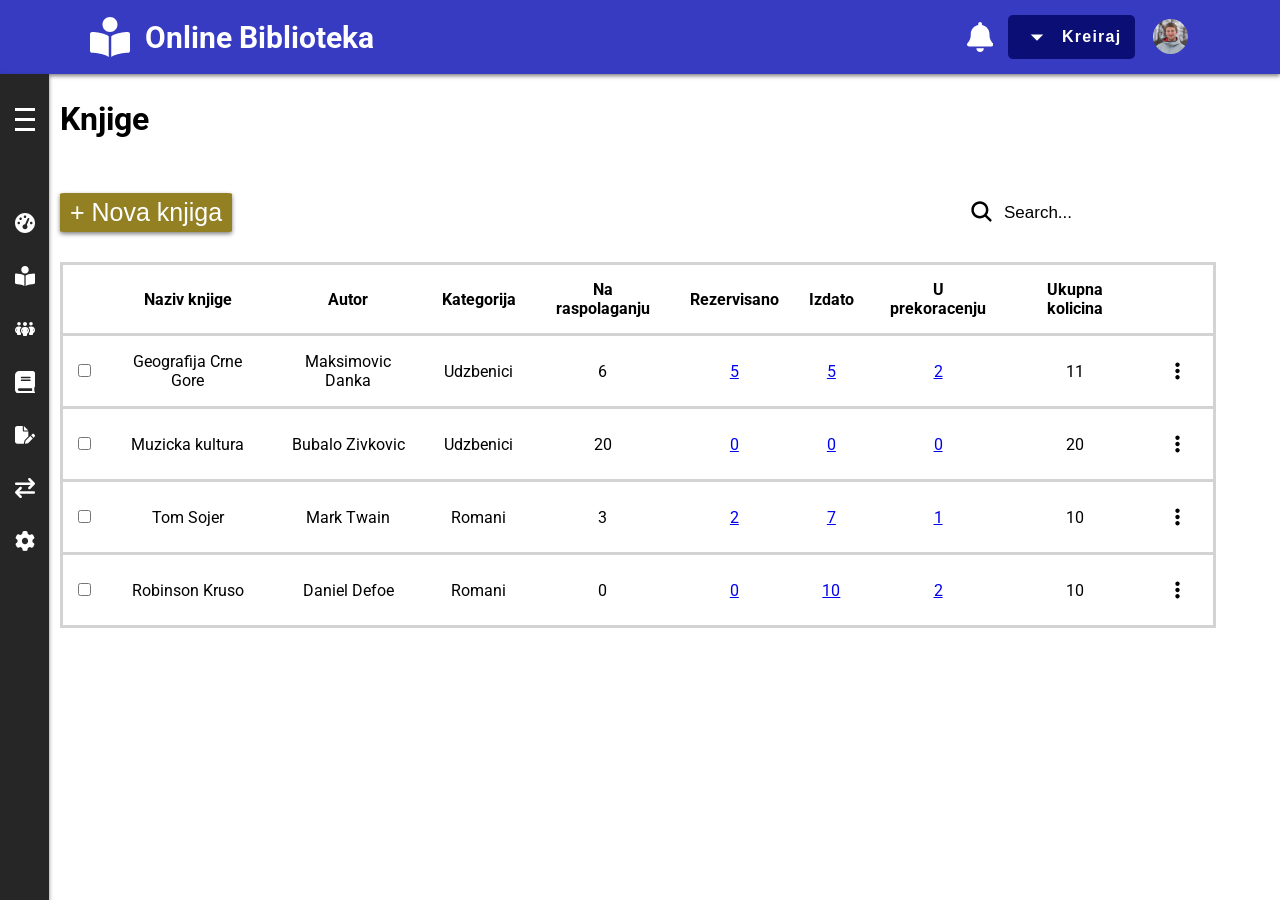
<file: html/knjige.html>
<!DOCTYPE html>
<html lang="en">

<head>
    <meta charset="UTF-8" />
    <meta http-equiv="X-UA-Compatible" content="IE=edge" />
    <meta name="viewport" content="width=device-width, initial-scale=1.0" />
    <link rel="stylesheet" href="../css/global.css" />
    <link rel="stylesheet" href="../css/sidebar.css" />
    <link rel="stylesheet" href="../css/hambtn.css" />
    <link rel="stylesheet" href="../css/header.css" />
    <link rel="stylesheet" href="../css/menu.css">
    <link rel="stylesheet" href="../css/common_page.css" />
    <link rel="stylesheet" href="../css/table.css">
    <link rel="stylesheet" href="../css/search_input.css">
    <script src="../js/header.js" defer></script>
    <script src="../js/commonSideBar.js" defer></script>
    <script src="../js/sidebar.js" defer></script>
    <script src="../js/menu.js" defer></script>
    <script src="../js/search_table.js" defer></script>
    <title>Knjige</title>
</head>

<body id="bodyElement">
    <div id="sidebar_and_header_container">
        <div id="header"></div>
        <div id="sidebar"></div>
    </div>
    <main>
        <h1 class="dodaj_naslov">Knjige</h1>
        <div class="add_btn_and_search_container">
            <a class="common_button" href="../html/nova_knjiga.html">+ Nova knjiga</a>
            <div class="search_container">
                <button class="search_button">
                    <svg stroke="currentColor" fill="currentColor" stroke-width="0" viewBox="0 0 512 512" height="1em"
                        width="1em" xmlns="http://www.w3.org/2000/svg">
                        <path
                            d="M456.69 421.39L362.6 327.3a173.81 173.81 0 0034.84-104.58C397.44 126.38 319.06 48 222.72 48S48 126.38 48 222.72s78.38 174.72 174.72 174.72A173.81 173.81 0 00327.3 362.6l94.09 94.09a25 25 0 0035.3-35.3zM97.92 222.72a124.8 124.8 0 11124.8 124.8 124.95 124.95 0 01-124.8-124.8z">
                        </path>
                    </svg>
                </button>
                <input id="search_table" class="search_input" type="search" placeholder="Search...">
            </div>
        </div>
        <div id="table-container">
            <table data-searchid="search_table">
                <tr>
                    <th></th>
                    <th>Naziv knjige</th>
                    <th>Autor</th>
                    <th>Kategorija</th>
                    <th>Na raspolaganju</th>
                    <th>Rezervisano</th>
                    <th>Izdato</th>
                    <th>U prekoracenju</th>
                    <th>Ukupna kolicina</th>
                    <th></th>
                </tr>
                <tr>
                    <th><input type="checkbox" /></th>
                    <td data-searchtrigger="Geografija Crne Gore">Geografija Crne Gore</td>
                    <td>Maksimovic Danka</td>
                    <td>Udzbenici</td>
                    <td>6</td>
                    <td><a href="#">5</a></td>
                    <td>
                        <a href="#">5</a>
                    </td>
                    <td><a href="#">2</a></td>
                    <td>11</td>
                    <th>
                        <div class="menu_trigger_wrap">
                            <button class="table_menu_btn menu_anchor"> <svg xmlns="http://www.w3.org/2000/svg"
                                    viewBox="0 0 128 512">
                                    <path
                                        d="M64 360C94.93 360 120 385.1 120 416C120 446.9 94.93 472 64 472C33.07 472 8 446.9 8 416C8 385.1 33.07 360 64 360zM64 200C94.93 200 120 225.1 120 256C120 286.9 94.93 312 64 312C33.07 312 8 286.9 8 256C8 225.1 33.07 200 64 200zM64 152C33.07 152 8 126.9 8 96C8 65.07 33.07 40 64 40C94.93 40 120 65.07 120 96C120 126.9 94.93 152 64 152z" />
                                </svg> </button>
                            <div class="menu_root" tabindex="-1">
                                <a href="#">Pregledaj detalje</a>
                                <a href="#">Izmijeni knjigu</a>
                                <a href="#">Izdaj knjigu</a>
                                <a href="#">Rezervisi knjigu</a>
                                <a href="#">Vrati knjigu</a>
                                <a href="#">Otpisi knjigu</a>
                                <a href="#">Izbrisi knjigu</a>
                            </div>
                        </div>
                    </th>
                </tr>
                <tr>
                    <th><input type="checkbox" /></th>
                    <td data-searchtrigger="Muzicka kultura">Muzicka kultura</td>
                    <td>Bubalo Zivkovic</td>
                    <td>Udzbenici</td>
                    <td>20</td>
                    <td><a href="#">0</a></td>
                    <td>
                        <a href="#">0</a>
                    </td>
                    <td><a href="#">0</a></td>
                    <td>20</td>
                    <th>
                        <div class="menu_trigger_wrap">
                            <button class="table_menu_btn menu_anchor"> <svg xmlns="http://www.w3.org/2000/svg"
                                    viewBox="0 0 128 512">
                                    <path
                                        d="M64 360C94.93 360 120 385.1 120 416C120 446.9 94.93 472 64 472C33.07 472 8 446.9 8 416C8 385.1 33.07 360 64 360zM64 200C94.93 200 120 225.1 120 256C120 286.9 94.93 312 64 312C33.07 312 8 286.9 8 256C8 225.1 33.07 200 64 200zM64 152C33.07 152 8 126.9 8 96C8 65.07 33.07 40 64 40C94.93 40 120 65.07 120 96C120 126.9 94.93 152 64 152z" />
                                </svg> </button>
                            <div class="menu_root" tabindex="-1">
                                <a href="#">Pregledaj detalje</a>
                                <a href="#">Izmijeni knjigu</a>
                                <a href="#">Izdaj knjigu</a>
                                <a href="#">Rezervisi knjigu</a>
                                <a href="#">Vrati knjigu</a>
                                <a href="#">Otpisi knjigu</a>
                                <a href="#">Izbrisi knjigu</a>
                            </div>
                        </div>
                    </th>
                </tr>
                <tr>
                    <th><input type="checkbox" /></th>
                    <td data-searchtrigger="Tom Sojer">Tom Sojer</td>
                    <td>Mark Twain</td>
                    <td>Romani</td>
                    <td>3</td>
                    <td><a href="#">2</a></td>
                    <td>
                        <a href="#">7</a>
                    </td>
                    <td><a href="#">1</a></td>
                    <td>10</td>
                    <th>
                        <div class="menu_trigger_wrap">
                            <button class="table_menu_btn menu_anchor"> <svg xmlns="http://www.w3.org/2000/svg"
                                    viewBox="0 0 128 512">
                                    <path
                                        d="M64 360C94.93 360 120 385.1 120 416C120 446.9 94.93 472 64 472C33.07 472 8 446.9 8 416C8 385.1 33.07 360 64 360zM64 200C94.93 200 120 225.1 120 256C120 286.9 94.93 312 64 312C33.07 312 8 286.9 8 256C8 225.1 33.07 200 64 200zM64 152C33.07 152 8 126.9 8 96C8 65.07 33.07 40 64 40C94.93 40 120 65.07 120 96C120 126.9 94.93 152 64 152z" />
                                </svg> </button>
                            <div class="menu_root" tabindex="-1">
                                <a href="#">Pregledaj detalje</a>
                                <a href="#">Izmijeni knjigu</a>
                                <a href="#">Izdaj knjigu</a>
                                <a href="#">Rezervisi knjigu</a>
                                <a href="#">Vrati knjigu</a>
                                <a href="#">Otpisi knjigu</a>
                                <a href="#">Izbrisi knjigu</a>
                            </div>
                        </div>
                    </th>
                </tr>
                <tr>
                    <th><input type="checkbox" /></th>
                    <td data-searchtrigger="Robinson Kruso">Robinson Kruso</td>
                    <td>Daniel Defoe</td>
                    <td>Romani</td>
                    <td>0</td>
                    <td><a href="#">0</a></td>
                    <td>
                        <a href="#">10</a>
                    </td>
                    <td><a href="#">2</a></td>
                    <td>10</td>
                    <th>
                        <div class="menu_trigger_wrap">
                            <button class="table_menu_btn menu_anchor"> <svg xmlns="http://www.w3.org/2000/svg"
                                    viewBox="0 0 128 512">
                                    <path
                                        d="M64 360C94.93 360 120 385.1 120 416C120 446.9 94.93 472 64 472C33.07 472 8 446.9 8 416C8 385.1 33.07 360 64 360zM64 200C94.93 200 120 225.1 120 256C120 286.9 94.93 312 64 312C33.07 312 8 286.9 8 256C8 225.1 33.07 200 64 200zM64 152C33.07 152 8 126.9 8 96C8 65.07 33.07 40 64 40C94.93 40 120 65.07 120 96C120 126.9 94.93 152 64 152z" />
                                </svg> </button>
                            <div class="menu_root" tabindex="-1">
                                <a href="#">Pregledaj detalje</a>
                                <a href="#">Izmijeni knjigu</a>
                                <a href="#">Izdaj knjigu</a>
                                <a href="#">Rezervisi knjigu</a>
                                <a href="#">Vrati knjigu</a>
                                <a href="#">Otpisi knjigu</a>
                                <a href="#">Izbrisi knjigu</a>
                            </div>
                        </div>
                    </th>
                </tr>
            </table>
        </div>
    </main>
</body>

</html>
</file>
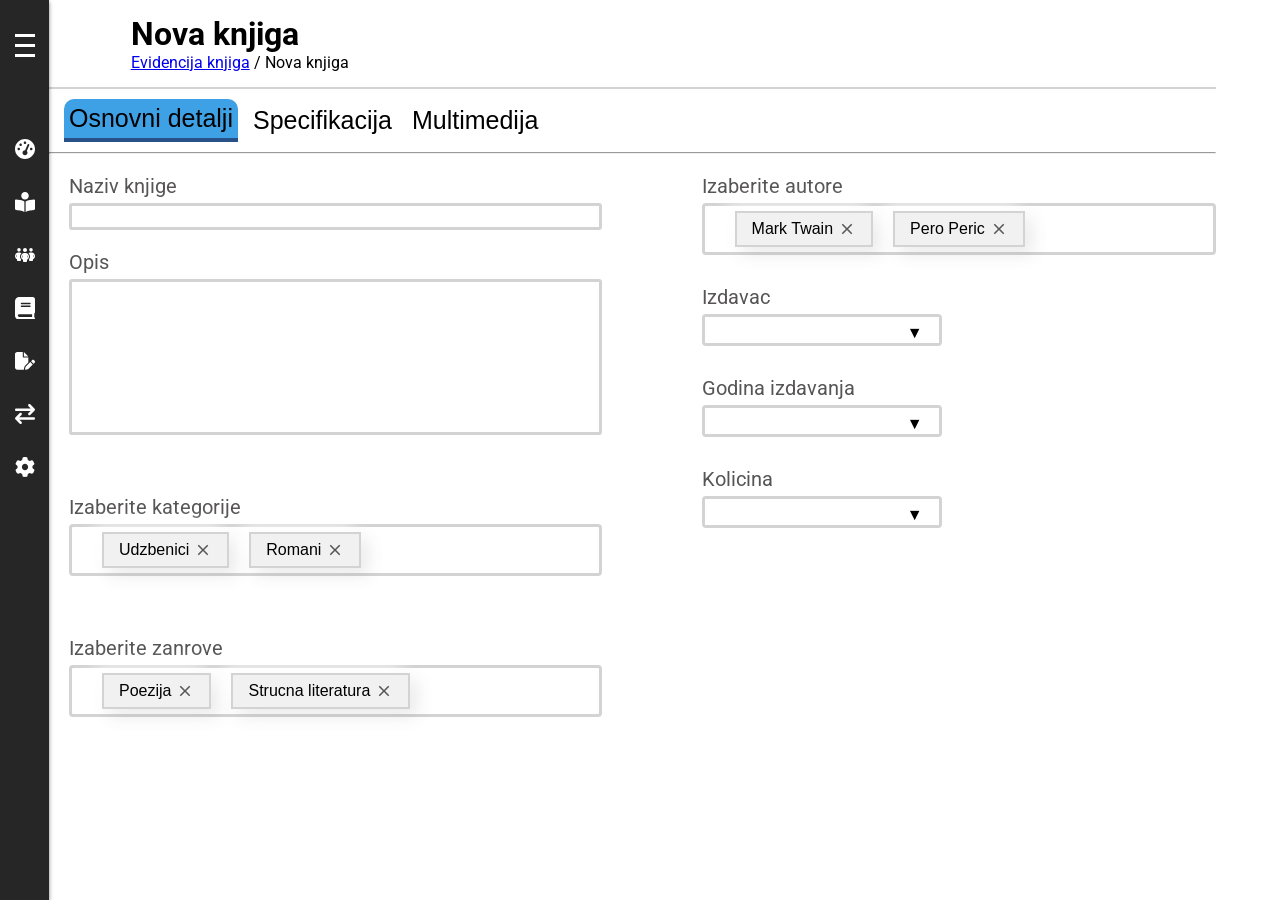
<file: html/nova_knjiga.html>
<!DOCTYPE html>
<html lang="en">

<head>
    <meta charset="UTF-8">
    <meta http-equiv="X-UA-Compatible" content="IE=edge">
    <meta name="viewport" content="width=device-width, initial-scale=1.0">
    <link rel="stylesheet" href="../css/profil_ucenika.css">
    <link rel="stylesheet" href="../css/common_person_details.css">
    <script src="../js/commonSideBar.js" defer></script>
    <script src="../js/sidebar.js" defer></script>
    <script src="../js/tabs.js" defer></script>
    <link rel="stylesheet" href="../css/global.css">
    <link rel="stylesheet" href="../css/sidebar.css">
    <link rel="stylesheet" href="../css/hambtn.css">
    <link rel="stylesheet" href="../css/tabs.css">
    <link rel="stylesheet" href="../css/table.css">
    <link rel="stylesheet" href="../css/menu.css">
    <link rel="stylesheet" href="../css/nova_knjiga.css">
    <script src="../js/menu.js" defer></script>
    <title>Evidencija knjiga</title>
</head>

<body>
    <div id="sidebar_and_header_container">
        <div id="sidebar"></div>
    </div>
    <header>
        <div id="ime_nove_knjige">
            <h1>Nova knjiga</h1>
            <div>
                <a id="sve_knjige" href="knjige.html">Evidencija knjiga</a>
                <span id="text_container">/ Nova knjiga</span>
            </div>
        </div>
    </header>
    <main>
        <div id="tab_buttons_container">
            <button id="osnovni_detalji_tab_btn" class="active_button tab_button">Osnovni detalji</button>
            <button id="specifikacija_tab_btn" class="tab_button">Specifikacija</button>
            <button id="multimedija_tab_btn" class="tab_button">Multimedija</button>
        </div>
        <hr>
        <div data-ownerid="osnovni_detalji_tab_btn" class="tab_content">
            <div class="tab_content_container osnovni_detalji_content_container">
                <div class="details_and_chips_container">
                    <div id="details_container">
                        <div id="name_of_book_container">
                            <label for="naziv_knjige">Naziv knjige</label>
                            <input id="naziv_knjige" type="text">
                        </div>
                        <div id="description_container">
                            <label for="ime_prezime_input">Opis</label>
                            <textarea id="ime_prezime_input" rows="10" cols="40"></textarea>
                        </div>
                    </div>
                    <div class="naslov_and_chip_container">
                        <span class="chips_kategorije_naslov">Izaberite kategorije</span>
                        <div class="chips_container">
                            <button class="chip">
                                <span>Udzbenici</span>
                                <svg stroke="currentColor" fill="currentColor" stroke-width="0" viewBox="0 0 24 24"
                                    height="1em" width="1em" xmlns="http://www.w3.org/2000/svg">
                                    <path fill="none" d="M0 0h24v24H0z"></path>
                                    <path
                                        d="M19 6.41L17.59 5 12 10.59 6.41 5 5 6.41 10.59 12 5 17.59 6.41 19 12 13.41 17.59 19 19 17.59 13.41 12z">
                                    </path>
                                </svg>
                            </button>
                            <button class="chip">
                                <span>Romani</span>
                                <svg stroke="currentColor" fill="currentColor" stroke-width="0" viewBox="0 0 24 24"
                                    height="1em" width="1em" xmlns="http://www.w3.org/2000/svg">
                                    <path fill="none" d="M0 0h24v24H0z"></path>
                                    <path
                                        d="M19 6.41L17.59 5 12 10.59 6.41 5 5 6.41 10.59 12 5 17.59 6.41 19 12 13.41 17.59 19 19 17.59 13.41 12z">
                                    </path>
                                </svg>
                            </button>
                        </div>
                    </div>
                    <div class="naslov_and_chip_container">
                        <span class="chips_kategorije_naslov">Izaberite zanrove</span>
                        <div class="chips_container">
                            <button class="chip">
                                <span>Poezija</span>
                                <svg stroke="currentColor" fill="currentColor" stroke-width="0" viewBox="0 0 24 24"
                                    height="1em" width="1em" xmlns="http://www.w3.org/2000/svg">
                                    <path fill="none" d="M0 0h24v24H0z"></path>
                                    <path
                                        d="M19 6.41L17.59 5 12 10.59 6.41 5 5 6.41 10.59 12 5 17.59 6.41 19 12 13.41 17.59 19 19 17.59 13.41 12z">
                                    </path>
                                </svg>
                            </button>
                            <button class="chip">
                                <span>Strucna literatura</span>
                                <svg stroke="currentColor" fill="currentColor" stroke-width="0" viewBox="0 0 24 24"
                                    height="1em" width="1em" xmlns="http://www.w3.org/2000/svg">
                                    <path fill="none" d="M0 0h24v24H0z"></path>
                                    <path
                                        d="M19 6.41L17.59 5 12 10.59 6.41 5 5 6.41 10.59 12 5 17.59 6.41 19 12 13.41 17.59 19 19 17.59 13.41 12z">
                                    </path>
                                </svg>
                            </button>
                        </div>
                    </div>
                </div>
                <div class="chips_and_select_buttons_container">
                    <div class="naslov_and_chip_container">
                        <span class="chips_kategorije_naslov">Izaberite autore</span>
                        <div class="chips_container">
                            <button class="chip">
                                <span>Mark Twain</span>
                                <svg stroke="currentColor" fill="currentColor" stroke-width="0" viewBox="0 0 24 24"
                                    height="1em" width="1em" xmlns="http://www.w3.org/2000/svg">
                                    <path fill="none" d="M0 0h24v24H0z"></path>
                                    <path
                                        d="M19 6.41L17.59 5 12 10.59 6.41 5 5 6.41 10.59 12 5 17.59 6.41 19 12 13.41 17.59 19 19 17.59 13.41 12z">
                                    </path>
                                </svg>
                            </button>
                            <button class="chip">
                                <span>Pero Peric</span>
                                <svg stroke="currentColor" fill="currentColor" stroke-width="0" viewBox="0 0 24 24"
                                    height="1em" width="1em" xmlns="http://www.w3.org/2000/svg">
                                    <path fill="none" d="M0 0h24v24H0z"></path>
                                    <path
                                        d="M19 6.41L17.59 5 12 10.59 6.41 5 5 6.41 10.59 12 5 17.59 6.41 19 12 13.41 17.59 19 19 17.59 13.41 12z">
                                    </path>
                                </svg>
                            </button>
                        </div>
                    </div>
                    <div class="select_buttons_container">
                        <span>Izdavac</span>
                        <div class="select">
                            <select name="format" id="format">
                                <option selected disabled></option>
                                <option value="izdavac1">Izdavac 1</option>
                                <option value="izdavac2">Izdavac 2</option>
                                <option value="izdavac3">Izdavac 3</option>
                                <option value="izdavac4">Izdavac 4</option>
                                <option value="izdavac5">Izdavac 5</option>
                            </select>
                        </div>
                    </div>
                    <div class="select_buttons_container">
                        <span>Godina izdavanja</span>
                        <div class="select">
                            <select name="format" id="format">
                                <option selected disabled></option>
                                <option value="2002">2002</option>
                                <option value="2018">2018</option>
                                <option value="2022">2022</option>
                                <option value="2015">2015</option>
                                <option value="1999">1999</option>
                            </select>
                        </div>
                    </div>
                    <div class="select_buttons_container">
                        <span>Kolicina</span>
                        <div class="select">
                            <select name="format" id="format">
                                <option selected disabled></option>
                                <option value="30">30</option>
                                <option value="12">12</option>
                                <option value="4">4</option>
                                <option value="6">6</option>
                                <option value="18">18</option>
                            </select>
                        </div>
                    </div>
                </div>
            </div>
        </div>
        <div data-ownerid="specifikacija_tab_btn" class="tab_content hidden">
            <div class="tab_content_container specifikacije_tab_container">
                <div id="broj_strana_input_container">
                    <label for="broj_strana">Broj strana</label>
                    <input type="number" id="broj_strana">
                </div>
                <div class="select_buttons_container">
                    <span>Pismo</span>
                    <div class="select">
                        <select name="format" id="format">
                            <option selected disabled></option>
                            <option value="cirilica">Cirilica</option>
                            <option value="latinica">Latinica</option>
                            <option value="arapsko">Arapsko</option>
                            <option value="kinesko">Kinesko</option>
                        </select>
                    </div>
                </div>
                <div class="select_buttons_container">
                    <span>Povez</span>
                    <div class="select">
                        <select name="format" id="format">
                            <option selected disabled></option>
                            <option value="tvrdi">Tvrdi</option>
                            <option value="meki">Meki</option>
                        </select>
                    </div>
                </div>
                <div class="select_buttons_container">
                    <span>Format</span>
                    <div class="select">
                        <select name="format" id="format">
                            <option selected disabled></option>
                            <option value="a1">A1</option>
                            <option value="a2">A2</option>
                        </select>
                    </div>
                </div>
                <div id="book_num_input_container">
                    <label for="book_num">International Standard Book Num</label>
                    <input type="text" id="book_num">
                </div>
            </div>
        </div>
        <div data-ownerid="multimedija_tab_btn" class="tab_content hidden">
            <div class="tab_content_container">
                <div class="drop_files_container">
                    <div id="drop_files_text_container">
                        <div id="svg_and_drop_files">
                            <svg xmlns="http://www.w3.org/2000/svg" viewBox="0 0 640 512">
                                <path
                                    d="M144 480C64.5 480 0 415.5 0 336c0-62.8 40.2-116.2 96.2-135.9c-.1-2.7-.2-5.4-.2-8.1c0-88.4 71.6-160 160-160c59.3 0 111 32.2 138.7 80.2C409.9 102 428.3 96 448 96c53 0 96 43 96 96c0 12.2-2.3 23.8-6.4 34.6C596 238.4 640 290.1 640 352c0 70.7-57.3 128-128 128H144zm79-217c-9.4 9.4-9.4 24.6 0 33.9s24.6 9.4 33.9 0l39-39V392c0 13.3 10.7 24 24 24s24-10.7 24-24V257.9l39 39c9.4 9.4 24.6 9.4 33.9 0s9.4-24.6 0-33.9l-80-80c-9.4-9.4-24.6-9.4-33.9 0l-80 80z" />
                            </svg>
                            <span>Drop files to attach, or browse</span>
                        </div>
                    </div>
                    <div class="main_multimedija_container">
                        <div class="book_images_container">
                            <div id="img_and_checkbox_container">
                                <img src="../images/tom_sojer_knjiga.jpg" alt="Tom Sojer knjiga">
                                <input type="checkbox">
                            </div>
                            <div class="img_details_container">
                                <span>Tom Sojer.jpg</span>
                                <svg xmlns="http://www.w3.org/2000/svg" viewBox="0 0 448 512">
                                    <path
                                        d="M135.2 17.7C140.6 6.8 151.7 0 163.8 0H284.2c12.1 0 23.2 6.8 28.6 17.7L320 32h96c17.7 0 32 14.3 32 32s-14.3 32-32 32H32C14.3 96 0 81.7 0 64S14.3 32 32 32h96l7.2-14.3zM32 128H416V448c0 35.3-28.7 64-64 64H96c-35.3 0-64-28.7-64-64V128zm96 64c-8.8 0-16 7.2-16 16V432c0 8.8 7.2 16 16 16s16-7.2 16-16V208c0-8.8-7.2-16-16-16zm96 0c-8.8 0-16 7.2-16 16V432c0 8.8 7.2 16 16 16s16-7.2 16-16V208c0-8.8-7.2-16-16-16zm96 0c-8.8 0-16 7.2-16 16V432c0 8.8 7.2 16 16 16s16-7.2 16-16V208c0-8.8-7.2-16-16-16z" />
                                </svg>
                            </div>
                            <div class="time_and_size_container">
                                <span>1 year ago</span>
                                <span>41kb</span>
                            </div>
                        </div>
                        <div class="book_images_container">
                            <div id="img_and_checkbox_container">
                                <img src="../images/tom_sojer_knjiga2.jpg" alt="Tom Sojer druga knjiga">
                                <input type="checkbox">
                            </div>
                            <div class="img_details_container">
                                <span>Tom Sojer2.jpg</span>
                                <svg xmlns="http://www.w3.org/2000/svg" viewBox="0 0 448 512">
                                    <path
                                        d="M135.2 17.7C140.6 6.8 151.7 0 163.8 0H284.2c12.1 0 23.2 6.8 28.6 17.7L320 32h96c17.7 0 32 14.3 32 32s-14.3 32-32 32H32C14.3 96 0 81.7 0 64S14.3 32 32 32h96l7.2-14.3zM32 128H416V448c0 35.3-28.7 64-64 64H96c-35.3 0-64-28.7-64-64V128zm96 64c-8.8 0-16 7.2-16 16V432c0 8.8 7.2 16 16 16s16-7.2 16-16V208c0-8.8-7.2-16-16-16zm96 0c-8.8 0-16 7.2-16 16V432c0 8.8 7.2 16 16 16s16-7.2 16-16V208c0-8.8-7.2-16-16-16zm96 0c-8.8 0-16 7.2-16 16V432c0 8.8 7.2 16 16 16s16-7.2 16-16V208c0-8.8-7.2-16-16-16z" />
                                </svg>
                            </div>
                            <div class="time_and_size_container">
                                <span>10 month ago</span>
                                <span>89kb</span>
                            </div>
                        </div>
                    </div>
                </div>
            </div>
        </div>
    </main>
</body>
</file>
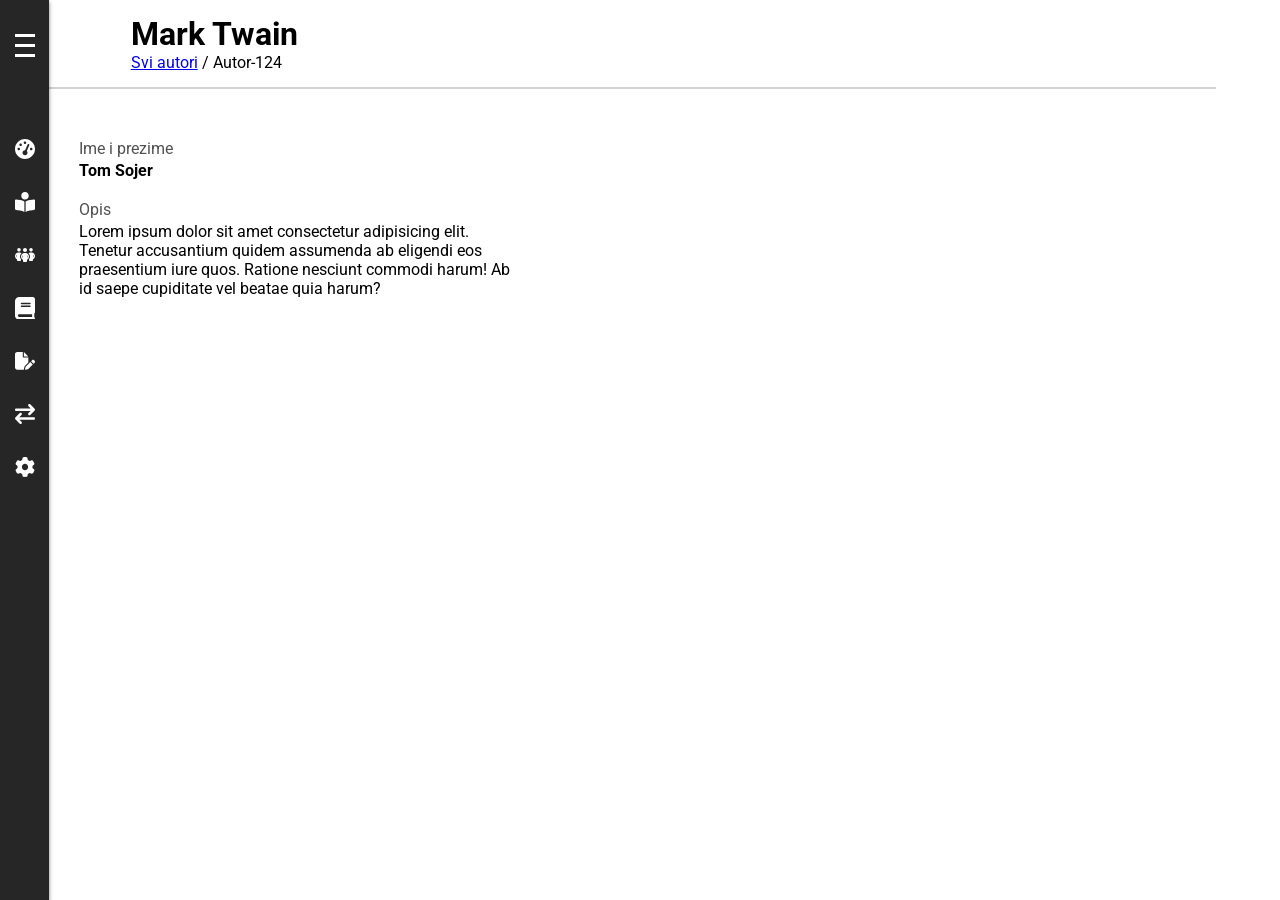
<file: html/pisac.html>
<!DOCTYPE html>
<html lang="en">

<head>
    <meta charset="UTF-8">
    <meta http-equiv="X-UA-Compatible" content="IE=edge">
    <meta name="viewport" content="width=device-width, initial-scale=1.0">
    <script src="../js/commonSideBar.js" defer></script>
    <script src="../js/sidebar.js" defer></script>
    <link rel="stylesheet" href="../css/global.css">
    <link rel="stylesheet" href="../css/sidebar.css">
    <link rel="stylesheet" href="../css/hambtn.css">
    <link rel="stylesheet" href="../css/global.css">
    <link rel="stylesheet" href="../css/pisac.css">
    <title>Dodaj ucenika</title>
</head>

<body>
    <div id="sidebar_and_header_container">
        <div id="sidebar"></div>
    </div>
    <header>
        <div id="ime_pisca">
            <h1>Mark Twain</h1>
            <div>
                <a id="svi_autori" href="autori.html">Svi autori</a>
                <span id="text_container">/ Autor-124</span>
            </div>
        </div>
    </header>
    <main>
        <div id="podaci_pisca">
            <div class="naziv_knjige_container">
                <span>Ime i prezime</span>
                <span id="ime_knjige">Tom Sojer</span>
            </div>
            <div class="opis_knjige_container">
                <span>Opis</span>
                <span>Lorem ipsum dolor sit amet consectetur adipisicing elit. Tenetur accusantium quidem assumenda ab
                    eligendi eos praesentium iure quos. Ratione nesciunt commodi harum! Ab id saepe cupiditate vel
                    beatae quia harum?</span>
            </div>
        </div>
    </main>
</body>

</html>
</file>
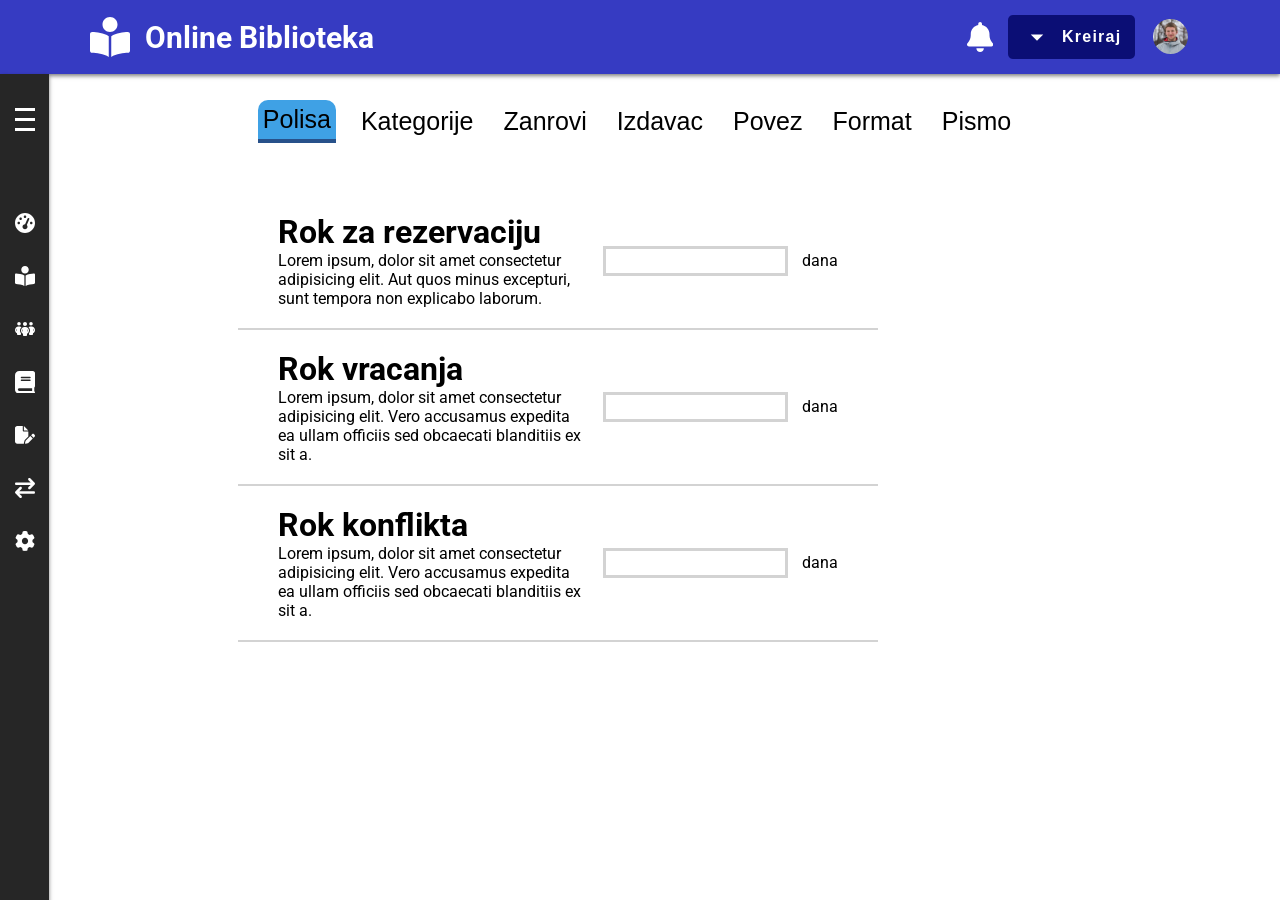
<file: html/podesavanja.html>
<!DOCTYPE html>
<html lang="en">

<head>
    <meta charset="UTF-8">
    <meta http-equiv="X-UA-Compatible" content="IE=edge">
    <meta name="viewport" content="width=device-width, initial-scale=1.0">
    <link rel="stylesheet" href="../css/global.css">
    <link rel="stylesheet" href="../css/common_page.css">
    <link rel="stylesheet" href="../css/hambtn.css">
    <link rel="stylesheet" href="../css/header.css">
    <link rel="stylesheet" href="../css/podesavanja.css">
    <link rel="stylesheet" href="../css/tabs.css">
    <link rel="stylesheet" href="../css/sidebar.css">
    <link rel="stylesheet" href="../css/menu.css">
    <link rel="stylesheet" href="../css/table.css">
    <link rel="stylesheet" href="../css/search_input.css">
    <script src="../js/header.js" defer></script>
    <script src="../js/commonSideBar.js" defer></script>
    <script src="../js/sidebar.js" defer></script>
    <script src="../js/tabs.js" defer></script>
    <script src="../js/menu.js" defer></script>
    <script src="../js/search_table.js" defer></script>
    <title>Podesavanja</title>
</head>

<body>
    <div id="sidebar_and_header_container">
        <div id="header"></div>
        <div id="sidebar"></div>
    </div>
    <main>
        <div id="tab_buttons_container">
            <button id="Polisa" class="active_button tab_button">Polisa</button>
            <button id="Kategorije" class="tab_button">Kategorije</button>
            <button id="Zanrovi" class="tab_button">Zanrovi</button>
            <button id="Izdavac" class="tab_button">Izdavac</button>
            <button id="Povez" class="tab_button">Povez</button>
            <button id="Format" class="tab_button">Format</button>
            <button id="Pismo" class="tab_button">Pismo</button>
        </div>
        <div id="content_container">
            <div data-ownerId="Polisa" class="tab_content">
                <dl id="polisa_data_list">
                    <div>
                        <div>
                            <dt>
                                <h1>Rok za rezervaciju</h1>
                            </dt>
                            <dd>Lorem ipsum, dolor sit amet consectetur adipisicing elit. Aut quos minus excepturi, sunt
                                tempora non explicabo laborum.</dd>
                            <dt>
                        </div>
                        <div>
                            <input id="rok_rezervacije" type="number"> <label for="rok_rezervacije">dana</label>
                        </div>
                    </div>
                    <div>
                        <div>
                            <h1>Rok vracanja</h1>
                            </dt>
                            <dd>Lorem ipsum, dolor sit amet consectetur adipisicing elit. Vero accusamus expedita ea
                                ullam officiis sed obcaecati blanditiis ex sit a.</dd>
                            <dt>
                        </div>
                        <div>
                            <input id="rok_vracanja" type="number"> <label for="rok_vracanja">dana</label>
                        </div>
                    </div>
                    <div>
                        <div>
                            <h1>Rok konflikta</h1>
                            </dt>
                            <dd>Lorem ipsum, dolor sit amet consectetur adipisicing elit. Vero accusamus expedita ea
                                ullam officiis sed obcaecati blanditiis ex sit a.</dd>
                        </div>
                        <div>
                            <input id="rok_konflikta" type="number"> <label for="rok_konflikta">dana</label>
                        </div>
                    </div>
                </dl>
            </div>
            <div data-ownerId="Kategorije" class="hidden tab_content kategorije_table">
                <div class="add_btn_and_search_container">
                    <a class="common_button" href="#">+ Nova kategorija</a>
                    <div class="search_container">
                        <button class="search_button">
                            <svg stroke="currentColor" fill="currentColor" stroke-width="0" viewBox="0 0 512 512"
                                height="1em" width="1em" xmlns="http://www.w3.org/2000/svg">
                                <path
                                    d="M456.69 421.39L362.6 327.3a173.81 173.81 0 0034.84-104.58C397.44 126.38 319.06 48 222.72 48S48 126.38 48 222.72s78.38 174.72 174.72 174.72A173.81 173.81 0 00327.3 362.6l94.09 94.09a25 25 0 0035.3-35.3zM97.92 222.72a124.8 124.8 0 11124.8 124.8 124.95 124.95 0 01-124.8-124.8z">
                                </path>
                            </svg>
                        </button>
                        <input id="search_kategorije_table" class="search_input" type="search" placeholder="Search...">
                    </div>
                </div>
                <table data-searchid="search_kategorije_table">
                    <tr>
                        <td></td>
                        <th>Naziv kategorije</td>
                        <th>Opis </td>
                        <td></td>
                    </tr>
                    <tr>
                        <td><input type="checkbox" /></td>
                        <td data-searchtrigger="Hrana i pice">Hrana i pice</td>
                        <td>Lorem ipsum dolor sit, amet consectetur adipisicing elit. Hic quo quae, libero delectus!
                        </td>
                        <td>
                            <div class="menu_trigger_wrap">
                                <button class="table_menu_btn menu_anchor"> <svg xmlns="http://www.w3.org/2000/svg"
                                        viewBox="0 0 128 512">
                                        <path
                                            d="M64 360C94.93 360 120 385.1 120 416C120 446.9 94.93 472 64 472C33.07 472 8 446.9 8 416C8 385.1 33.07 360 64 360zM64 200C94.93 200 120 225.1 120 256C120 286.9 94.93 312 64 312C33.07 312 8 286.9 8 256C8 225.1 33.07 200 64 200zM64 152C33.07 152 8 126.9 8 96C8 65.07 33.07 40 64 40C94.93 40 120 65.07 120 96C120 126.9 94.93 152 64 152z" />
                                    </svg> </button>
                                <div class="menu_root" tabindex="-1">
                                    <a href="#">Izmijeni kategoriju</a>
                                    <a href="#">Izbrisi kategoriju</a>
                                </div>
                            </div>
                        </td>
                    </tr>
                    <tr>
                        <th><input type="checkbox" /></th>
                        <td data-searchtrigger="Djecije knjige">Djecije knjige</td>
                        <td>Lorem ipsum dolor sit, amet consectetur adipisicing elit. Hic quo quae, libero delectus!
                        </td>
                        <td>
                            <div class="menu_trigger_wrap">
                                <button class="table_menu_btn menu_anchor"> <svg xmlns="http://www.w3.org/2000/svg"
                                        viewBox="0 0 128 512">
                                        <path
                                            d="M64 360C94.93 360 120 385.1 120 416C120 446.9 94.93 472 64 472C33.07 472 8 446.9 8 416C8 385.1 33.07 360 64 360zM64 200C94.93 200 120 225.1 120 256C120 286.9 94.93 312 64 312C33.07 312 8 286.9 8 256C8 225.1 33.07 200 64 200zM64 152C33.07 152 8 126.9 8 96C8 65.07 33.07 40 64 40C94.93 40 120 65.07 120 96C120 126.9 94.93 152 64 152z" />
                                    </svg> </button>
                                <div class="menu_root" tabindex="-1">
                                    <a href="#">Izmijeni kategoriju</a>
                                    <a href="#">Izbrisi kategoriju</a>
                                </div>
                            </div>
                        </td>
                    </tr>
                    <tr>
                        <th><input type="checkbox" /></th>
                        <td data-searchtrigger="Istorija">Istorija</td>
                        <td>Lorem ipsum dolor sit, amet consectetur adipisicing elit. Hic quo quae, libero delectus!
                        </td>
                        <td>
                            <div class="menu_trigger_wrap">
                                <button class="table_menu_btn menu_anchor"> <svg xmlns="http://www.w3.org/2000/svg"
                                        viewBox="0 0 128 512">
                                        <path
                                            d="M64 360C94.93 360 120 385.1 120 416C120 446.9 94.93 472 64 472C33.07 472 8 446.9 8 416C8 385.1 33.07 360 64 360zM64 200C94.93 200 120 225.1 120 256C120 286.9 94.93 312 64 312C33.07 312 8 286.9 8 256C8 225.1 33.07 200 64 200zM64 152C33.07 152 8 126.9 8 96C8 65.07 33.07 40 64 40C94.93 40 120 65.07 120 96C120 126.9 94.93 152 64 152z" />
                                    </svg> </button>
                                <div class="menu_root" tabindex="-1">
                                    <a href="#">Izmijeni kategoriju</a>
                                    <a href="#">Izbrisi kategoriju</a>
                                </div>
                            </div>
                        </td>
                    </tr>
                    <tr>
                        <th><input type="checkbox" /></th>
                        <td data-searchtrigger="Skolske knjige">Skolske knjige</td>
                        <td>Lorem ipsum dolor sit, amet consectetur adipisicing elit. Hic quo quae, libero delectus!
                        </td>
                        <td>
                            <div class="menu_trigger_wrap">
                                <button class="table_menu_btn menu_anchor"> <svg xmlns="http://www.w3.org/2000/svg"
                                        viewBox="0 0 128 512">
                                        <path
                                            d="M64 360C94.93 360 120 385.1 120 416C120 446.9 94.93 472 64 472C33.07 472 8 446.9 8 416C8 385.1 33.07 360 64 360zM64 200C94.93 200 120 225.1 120 256C120 286.9 94.93 312 64 312C33.07 312 8 286.9 8 256C8 225.1 33.07 200 64 200zM64 152C33.07 152 8 126.9 8 96C8 65.07 33.07 40 64 40C94.93 40 120 65.07 120 96C120 126.9 94.93 152 64 152z" />
                                    </svg> </button>
                                <div class="menu_root" tabindex="-1">
                                    <a href="#">Izmijeni kategoriju</a>
                                    <a href="#">Izbrisi kategoriju</a>
                                </div>
                            </div>
                        </td>
                    </tr>
                    <tr>
                        <th><input type="checkbox" /></th>
                        <td data-searchtrigger="Nauka, priroda i matematika">Nauka, priroda i matematika</td>
                        <td>Lorem ipsum dolor sit, amet consectetur adipisicing elit. Hic quo quae, libero delectus!
                        </td>
                        <td>
                            <div class="menu_trigger_wrap">
                                <button class="table_menu_btn menu_anchor"> <svg xmlns="http://www.w3.org/2000/svg"
                                        viewBox="0 0 128 512">
                                        <path
                                            d="M64 360C94.93 360 120 385.1 120 416C120 446.9 94.93 472 64 472C33.07 472 8 446.9 8 416C8 385.1 33.07 360 64 360zM64 200C94.93 200 120 225.1 120 256C120 286.9 94.93 312 64 312C33.07 312 8 286.9 8 256C8 225.1 33.07 200 64 200zM64 152C33.07 152 8 126.9 8 96C8 65.07 33.07 40 64 40C94.93 40 120 65.07 120 96C120 126.9 94.93 152 64 152z" />
                                    </svg> </button>
                                <div class="menu_root" tabindex="-1">
                                    <a href="#">Izmijeni kategoriju</a>
                                    <a href="#">Izbrisi kategoriju</a>
                                </div>
                            </div>
                        </td>
                    </tr>
                    <tr>
                        <th><input type="checkbox" /></th>
                        <td data-searchtrigger="Razno">Razno</td>
                        <td>Lorem ipsum dolor sit, amet consectetur adipisicing elit. Hic quo quae, libero delectus!
                        </td>
                        <td>
                            <div class="menu_trigger_wrap">
                                <button class="table_menu_btn menu_anchor"> <svg xmlns="http://www.w3.org/2000/svg"
                                        viewBox="0 0 128 512">
                                        <path
                                            d="M64 360C94.93 360 120 385.1 120 416C120 446.9 94.93 472 64 472C33.07 472 8 446.9 8 416C8 385.1 33.07 360 64 360zM64 200C94.93 200 120 225.1 120 256C120 286.9 94.93 312 64 312C33.07 312 8 286.9 8 256C8 225.1 33.07 200 64 200zM64 152C33.07 152 8 126.9 8 96C8 65.07 33.07 40 64 40C94.93 40 120 65.07 120 96C120 126.9 94.93 152 64 152z" />
                                    </svg> </button>
                                <div class="menu_root" tabindex="-1">
                                    <a href="#">Izmijeni kategoriju</a>
                                    <a href="#">Izbrisi kategoriju</a>
                                </div>
                            </div>
                        </td>
                    </tr>
                </table>
            </div>
            <div data-ownerId="Zanrovi" class="hidden tab_content">
                <div class="add_btn_and_search_container">
                    <a class="common_button" href="#">+ Novi zanr</a>
                    <div class="search_container">
                        <button class="search_button">
                            <svg stroke="currentColor" fill="currentColor" stroke-width="0" viewBox="0 0 512 512"
                                height="1em" width="1em" xmlns="http://www.w3.org/2000/svg">
                                <path
                                    d="M456.69 421.39L362.6 327.3a173.81 173.81 0 0034.84-104.58C397.44 126.38 319.06 48 222.72 48S48 126.38 48 222.72s78.38 174.72 174.72 174.72A173.81 173.81 0 00327.3 362.6l94.09 94.09a25 25 0 0035.3-35.3zM97.92 222.72a124.8 124.8 0 11124.8 124.8 124.95 124.95 0 01-124.8-124.8z">
                                </path>
                            </svg>
                        </button>
                        <input id="search_zanrovi_table" class="search_input" type="search" placeholder="Search...">
                    </div>
                </div>
                <table data-searchid="search_zanrovi_table">
                    <tr>
                        <td class="checkbox_table_cell"></td>
                        <th>Naziv zanra</th>
                        <td></td>
                    </tr>
                    <tr>
                        <td class="checkbox_table_cell"><input type="checkbox" /></td>
                        <td data-searchtrigger="Poezija">Poezija</td>
                        <td>
                            <div class="menu_trigger_wrap">
                                <button class="table_menu_btn menu_anchor"> <svg xmlns="http://www.w3.org/2000/svg"
                                        viewBox="0 0 128 512">
                                        <path
                                            d="M64 360C94.93 360 120 385.1 120 416C120 446.9 94.93 472 64 472C33.07 472 8 446.9 8 416C8 385.1 33.07 360 64 360zM64 200C94.93 200 120 225.1 120 256C120 286.9 94.93 312 64 312C33.07 312 8 286.9 8 256C8 225.1 33.07 200 64 200zM64 152C33.07 152 8 126.9 8 96C8 65.07 33.07 40 64 40C94.93 40 120 65.07 120 96C120 126.9 94.93 152 64 152z" />
                                    </svg> </button>
                                <div class="menu_root" tabindex="-1">
                                    <a href="#">Izmijeni zanr</a>
                                    <a href="#">Izbrisi zanr</a>
                                </div>
                            </div>
                        </td>
                    </tr>
                    <tr>
                        <td class="checkbox_table_cell"><input type="checkbox" /></td>
                        <td data-searchtrigger="Strucna literatura">Strucna literatura</td>
                        <td>
                            <div class="menu_trigger_wrap">
                                <button class="table_menu_btn menu_anchor"> <svg xmlns="http://www.w3.org/2000/svg"
                                        viewBox="0 0 128 512">
                                        <path
                                            d="M64 360C94.93 360 120 385.1 120 416C120 446.9 94.93 472 64 472C33.07 472 8 446.9 8 416C8 385.1 33.07 360 64 360zM64 200C94.93 200 120 225.1 120 256C120 286.9 94.93 312 64 312C33.07 312 8 286.9 8 256C8 225.1 33.07 200 64 200zM64 152C33.07 152 8 126.9 8 96C8 65.07 33.07 40 64 40C94.93 40 120 65.07 120 96C120 126.9 94.93 152 64 152z" />
                                    </svg> </button>
                                <div class="menu_root" tabindex="-1">
                                    <a href="#">Izmijeni zanr</a>
                                    <a href="#">Izbrisi zanr</a>
                                </div>
                            </div>
                        </td>
                    </tr>
                    <tr>
                        <td class="checkbox_table_cell"><input type="checkbox" /></td>
                        <td data-searchtrigger="Poezija">Poezija</td>
                        <td>
                            <div class="menu_trigger_wrap">
                                <button class="table_menu_btn menu_anchor"> <svg xmlns="http://www.w3.org/2000/svg"
                                        viewBox="0 0 128 512">
                                        <path
                                            d="M64 360C94.93 360 120 385.1 120 416C120 446.9 94.93 472 64 472C33.07 472 8 446.9 8 416C8 385.1 33.07 360 64 360zM64 200C94.93 200 120 225.1 120 256C120 286.9 94.93 312 64 312C33.07 312 8 286.9 8 256C8 225.1 33.07 200 64 200zM64 152C33.07 152 8 126.9 8 96C8 65.07 33.07 40 64 40C94.93 40 120 65.07 120 96C120 126.9 94.93 152 64 152z" />
                                    </svg> </button>
                                <div class="menu_root" tabindex="-1">
                                    <a href="#">Izmijeni zanr</a>
                                    <a href="#">Izbrisi zanr</a>
                                </div>
                            </div>
                        </td>
                    </tr>
                    <tr>
                        <td class="checkbox_table_cell"><input type="checkbox" /></td>
                        <td data-searchtrigger="Strucna literatura">Strucna literatura</td>
                        <td>
                            <div class="menu_trigger_wrap">
                                <button class="table_menu_btn menu_anchor"> <svg xmlns="http://www.w3.org/2000/svg"
                                        viewBox="0 0 128 512">
                                        <path
                                            d="M64 360C94.93 360 120 385.1 120 416C120 446.9 94.93 472 64 472C33.07 472 8 446.9 8 416C8 385.1 33.07 360 64 360zM64 200C94.93 200 120 225.1 120 256C120 286.9 94.93 312 64 312C33.07 312 8 286.9 8 256C8 225.1 33.07 200 64 200zM64 152C33.07 152 8 126.9 8 96C8 65.07 33.07 40 64 40C94.93 40 120 65.07 120 96C120 126.9 94.93 152 64 152z" />
                                    </svg> </button>
                                <div class="menu_root" tabindex="-1">
                                    <a href="#">Izmijeni zanr</a>
                                    <a href="#">Izbrisi zanr</a>
                                </div>
                            </div>
                        </td>
                    </tr>
                    <tr>
                        <td class="checkbox_table_cell"><input type="checkbox" /></td>
                        <td data-searchtrigger="Poezija">Poezija</td>
                        <td>
                            <div class="menu_trigger_wrap">
                                <button class="table_menu_btn menu_anchor"> <svg xmlns="http://www.w3.org/2000/svg"
                                        viewBox="0 0 128 512">
                                        <path
                                            d="M64 360C94.93 360 120 385.1 120 416C120 446.9 94.93 472 64 472C33.07 472 8 446.9 8 416C8 385.1 33.07 360 64 360zM64 200C94.93 200 120 225.1 120 256C120 286.9 94.93 312 64 312C33.07 312 8 286.9 8 256C8 225.1 33.07 200 64 200zM64 152C33.07 152 8 126.9 8 96C8 65.07 33.07 40 64 40C94.93 40 120 65.07 120 96C120 126.9 94.93 152 64 152z" />
                                    </svg> </button>
                                <div class="menu_root" tabindex="-1">
                                    <a href="#">Izmijeni zanr</a>
                                    <a href="#">Izbrisi zanr</a>
                                </div>
                            </div>
                        </td>
                    </tr>
                </table>
            </div>
            <div data-ownerId="Izdavac" class="hidden tab_content">
                <div class="add_btn_and_search_container">
                    <a class="common_button" href="#">+ Nova izdavac</a>
                    <div class="search_container">
                        <button class="search_button">
                            <svg stroke="currentColor" fill="currentColor" stroke-width="0" viewBox="0 0 512 512"
                                height="1em" width="1em" xmlns="http://www.w3.org/2000/svg">
                                <path
                                    d="M456.69 421.39L362.6 327.3a173.81 173.81 0 0034.84-104.58C397.44 126.38 319.06 48 222.72 48S48 126.38 48 222.72s78.38 174.72 174.72 174.72A173.81 173.81 0 00327.3 362.6l94.09 94.09a25 25 0 0035.3-35.3zM97.92 222.72a124.8 124.8 0 11124.8 124.8 124.95 124.95 0 01-124.8-124.8z">
                                </path>
                            </svg>
                        </button>
                        <input id="search_izdavac_table" class="search_input" type="search" placeholder="Search...">
                    </div>
                </div>
                <table data-searchid="search_izdavac_table">
                    <tr>
                        <td></td>
                        <th>Naziv izdavaca</th>
                        <td></td>
                    </tr>
                    <tr>
                        <th class="checkbox_table_cell"><input type="checkbox" /></th>
                        <td data-searchtrigger="Izdavac 1">Izdavac 1</td>
                        <td>
                            <div class="menu_trigger_wrap">
                                <button class="table_menu_btn menu_anchor"> <svg xmlns="http://www.w3.org/2000/svg"
                                        viewBox="0 0 128 512">
                                        <path
                                            d="M64 360C94.93 360 120 385.1 120 416C120 446.9 94.93 472 64 472C33.07 472 8 446.9 8 416C8 385.1 33.07 360 64 360zM64 200C94.93 200 120 225.1 120 256C120 286.9 94.93 312 64 312C33.07 312 8 286.9 8 256C8 225.1 33.07 200 64 200zM64 152C33.07 152 8 126.9 8 96C8 65.07 33.07 40 64 40C94.93 40 120 65.07 120 96C120 126.9 94.93 152 64 152z" />
                                    </svg> </button>
                                <div class="menu_root" tabindex="-1">
                                    <a href="#">Izmijeni izdavaca</a>
                                    <a href="#">Izbrisi izdavaca</a>
                                </div>
                            </div>
                        </td>
                    </tr>
                    <tr>
                        <th class="checkbox_table_cell"><input type="checkbox" /></th>
                        <td data-searchtrigger="Izdavac 2">Izdavac 2</td>
                        <td>
                            <div class="menu_trigger_wrap">
                                <button class="table_menu_btn menu_anchor"> <svg xmlns="http://www.w3.org/2000/svg"
                                        viewBox="0 0 128 512">
                                        <path
                                            d="M64 360C94.93 360 120 385.1 120 416C120 446.9 94.93 472 64 472C33.07 472 8 446.9 8 416C8 385.1 33.07 360 64 360zM64 200C94.93 200 120 225.1 120 256C120 286.9 94.93 312 64 312C33.07 312 8 286.9 8 256C8 225.1 33.07 200 64 200zM64 152C33.07 152 8 126.9 8 96C8 65.07 33.07 40 64 40C94.93 40 120 65.07 120 96C120 126.9 94.93 152 64 152z" />
                                    </svg> </button>
                                <div class="menu_root" tabindex="-1">
                                    <a href="#">Izmijeni izdavaca</a>
                                    <a href="#">Izbrisi izdavaca</a>
                                </div>
                            </div>
                        </td>
                    </tr>
                    <tr>
                        <th class="checkbox_table_cell"><input type="checkbox" /></th>
                        <td data-searchtrigger="Izdavac 3">Izdavac 3</td>
                        <td>
                            <div class="menu_trigger_wrap">
                                <button class="table_menu_btn menu_anchor"> <svg xmlns="http://www.w3.org/2000/svg"
                                        viewBox="0 0 128 512">
                                        <path
                                            d="M64 360C94.93 360 120 385.1 120 416C120 446.9 94.93 472 64 472C33.07 472 8 446.9 8 416C8 385.1 33.07 360 64 360zM64 200C94.93 200 120 225.1 120 256C120 286.9 94.93 312 64 312C33.07 312 8 286.9 8 256C8 225.1 33.07 200 64 200zM64 152C33.07 152 8 126.9 8 96C8 65.07 33.07 40 64 40C94.93 40 120 65.07 120 96C120 126.9 94.93 152 64 152z" />
                                    </svg> </button>
                                <div class="menu_root" tabindex="-1">
                                    <a href="#">Izmijeni izdavaca</a>
                                    <a href="#">Izbrisi izdavaca</a>
                                </div>
                            </div>
                        </td>
                    </tr>
                    <tr>
                        <th class="checkbox_table_cell"><input type="checkbox" /></th>
                        <td data-searchtrigger="Izdavac 4">Izdavac 4</td>
                        <td>
                            <div class="menu_trigger_wrap">
                                <button class="table_menu_btn menu_anchor"> <svg xmlns="http://www.w3.org/2000/svg"
                                        viewBox="0 0 128 512">
                                        <path
                                            d="M64 360C94.93 360 120 385.1 120 416C120 446.9 94.93 472 64 472C33.07 472 8 446.9 8 416C8 385.1 33.07 360 64 360zM64 200C94.93 200 120 225.1 120 256C120 286.9 94.93 312 64 312C33.07 312 8 286.9 8 256C8 225.1 33.07 200 64 200zM64 152C33.07 152 8 126.9 8 96C8 65.07 33.07 40 64 40C94.93 40 120 65.07 120 96C120 126.9 94.93 152 64 152z" />
                                    </svg> </button>
                                <div class="menu_root" tabindex="-1">
                                    <a href="#">Izmijeni izdavaca</a>
                                    <a href="#">Izbrisi izdavaca</a>
                                </div>
                            </div>
                        </td>
                    </tr>
                    <tr>
                        <th class="checkbox_table_cell"><input type="checkbox" /></th>
                        <td data-searchtrigger="Izdavac 5">Izdavac 5</td>
                        <td>
                            <div class="menu_trigger_wrap">
                                <button class="table_menu_btn menu_anchor"> <svg xmlns="http://www.w3.org/2000/svg"
                                        viewBox="0 0 128 512">
                                        <path
                                            d="M64 360C94.93 360 120 385.1 120 416C120 446.9 94.93 472 64 472C33.07 472 8 446.9 8 416C8 385.1 33.07 360 64 360zM64 200C94.93 200 120 225.1 120 256C120 286.9 94.93 312 64 312C33.07 312 8 286.9 8 256C8 225.1 33.07 200 64 200zM64 152C33.07 152 8 126.9 8 96C8 65.07 33.07 40 64 40C94.93 40 120 65.07 120 96C120 126.9 94.93 152 64 152z" />
                                    </svg> </button>
                                <div class="menu_root" tabindex="-1">
                                    <a href="#">Izmijeni izdavaca</a>
                                    <a href="#">Izbrisi izdavaca</a>
                                </div>
                            </div>
                        </td>
                    </tr>
                </table>
            </div>
            <div data-ownerId="Povez" class="hidden tab_content">
                <div class="add_btn_and_search_container">
                    <a class="common_button" href="#">+ Novi povez</a>
                    <div class="search_container">
                        <button class="search_button">
                            <svg stroke="currentColor" fill="currentColor" stroke-width="0" viewBox="0 0 512 512"
                                height="1em" width="1em" xmlns="http://www.w3.org/2000/svg">
                                <path
                                    d="M456.69 421.39L362.6 327.3a173.81 173.81 0 0034.84-104.58C397.44 126.38 319.06 48 222.72 48S48 126.38 48 222.72s78.38 174.72 174.72 174.72A173.81 173.81 0 00327.3 362.6l94.09 94.09a25 25 0 0035.3-35.3zM97.92 222.72a124.8 124.8 0 11124.8 124.8 124.95 124.95 0 01-124.8-124.8z">
                                </path>
                            </svg>
                        </button>
                        <input id="search_povez_table" class="search_input" type="search" placeholder="Search...">
                    </div>
                </div>
                <table data-searchid="search_povez_table">
                    <tr>
                        <td></td>
                        <th>Naziv poveza</th>
                        <td></td>
                    </tr>
                    <tr>
                        <th class="checkbox_table_cell"><input type="checkbox" /></th>
                        <td data-searchtrigger="Tvrdi povez">Tvrdi povez</td>
                        <td>
                            <div class="menu_trigger_wrap">
                                <button class="table_menu_btn menu_anchor"> <svg xmlns="http://www.w3.org/2000/svg"
                                        viewBox="0 0 128 512">
                                        <path
                                            d="M64 360C94.93 360 120 385.1 120 416C120 446.9 94.93 472 64 472C33.07 472 8 446.9 8 416C8 385.1 33.07 360 64 360zM64 200C94.93 200 120 225.1 120 256C120 286.9 94.93 312 64 312C33.07 312 8 286.9 8 256C8 225.1 33.07 200 64 200zM64 152C33.07 152 8 126.9 8 96C8 65.07 33.07 40 64 40C94.93 40 120 65.07 120 96C120 126.9 94.93 152 64 152z" />
                                    </svg> </button>
                                <div class="menu_root" tabindex="-1">
                                    <a href="#">Izmijeni povez</a>
                                    <a href="#">Izbrisi povez</a>
                                </div>
                            </div>
                        </td>
                    </tr>
                    <tr>
                        <th class="checkbox_table_cell"><input type="checkbox" /></th>
                        <td data-searchtrigger="Meki povez">Meki povez</td>
                        <td>
                            <div class="menu_trigger_wrap">
                                <button class="table_menu_btn menu_anchor"> <svg xmlns="http://www.w3.org/2000/svg"
                                        viewBox="0 0 128 512">
                                        <path
                                            d="M64 360C94.93 360 120 385.1 120 416C120 446.9 94.93 472 64 472C33.07 472 8 446.9 8 416C8 385.1 33.07 360 64 360zM64 200C94.93 200 120 225.1 120 256C120 286.9 94.93 312 64 312C33.07 312 8 286.9 8 256C8 225.1 33.07 200 64 200zM64 152C33.07 152 8 126.9 8 96C8 65.07 33.07 40 64 40C94.93 40 120 65.07 120 96C120 126.9 94.93 152 64 152z" />
                                    </svg> </button>
                                <div class="menu_root" tabindex="-1">
                                    <a href="#">Izmijeni povez</a>
                                    <a href="#">Izbrisi povez</a>
                                </div>
                            </div>
                        </td>
                    </tr>
                    <tr>
                        <th class="checkbox_table_cell"><input type="checkbox" /></th>
                        <td data-searchtrigger="Koricenje spiralom">Koricenje spiralom</td>
                        <td>
                            <div class="menu_trigger_wrap">
                                <button class="table_menu_btn menu_anchor"> <svg xmlns="http://www.w3.org/2000/svg"
                                        viewBox="0 0 128 512">
                                        <path
                                            d="M64 360C94.93 360 120 385.1 120 416C120 446.9 94.93 472 64 472C33.07 472 8 446.9 8 416C8 385.1 33.07 360 64 360zM64 200C94.93 200 120 225.1 120 256C120 286.9 94.93 312 64 312C33.07 312 8 286.9 8 256C8 225.1 33.07 200 64 200zM64 152C33.07 152 8 126.9 8 96C8 65.07 33.07 40 64 40C94.93 40 120 65.07 120 96C120 126.9 94.93 152 64 152z" />
                                    </svg> </button>
                                <div class="menu_root" tabindex="-1">
                                    <a href="#">Izmijeni povez</a>
                                    <a href="#">Izbrisi povez</a>
                                </div>
                            </div>
                        </td>
                    </tr>
                    <tr>
                        <th class="checkbox_table_cell"><input type="checkbox" /></th>
                        <td data-searchtrigger="Klamovanje">Klamovanje</td>
                        <td>
                            <div class="menu_trigger_wrap">
                                <button class="table_menu_btn menu_anchor"> <svg xmlns="http://www.w3.org/2000/svg"
                                        viewBox="0 0 128 512">
                                        <path
                                            d="M64 360C94.93 360 120 385.1 120 416C120 446.9 94.93 472 64 472C33.07 472 8 446.9 8 416C8 385.1 33.07 360 64 360zM64 200C94.93 200 120 225.1 120 256C120 286.9 94.93 312 64 312C33.07 312 8 286.9 8 256C8 225.1 33.07 200 64 200zM64 152C33.07 152 8 126.9 8 96C8 65.07 33.07 40 64 40C94.93 40 120 65.07 120 96C120 126.9 94.93 152 64 152z" />
                                    </svg> </button>
                                <div class="menu_root" tabindex="-1">
                                    <a href="#">Izmijeni povez</a>
                                    <a href="#">Izbrisi povez</a>
                                </div>
                            </div>
                        </td>
                    </tr>
                    <tr>
                        <th class="checkbox_table_cell"><input type="checkbox" /></th>
                        <td data-searchtrigger="Kozni povez">Kozni povez</td>
                        <td>
                            <div class="menu_trigger_wrap">
                                <button class="table_menu_btn menu_anchor"> <svg xmlns="http://www.w3.org/2000/svg"
                                        viewBox="0 0 128 512">
                                        <path
                                            d="M64 360C94.93 360 120 385.1 120 416C120 446.9 94.93 472 64 472C33.07 472 8 446.9 8 416C8 385.1 33.07 360 64 360zM64 200C94.93 200 120 225.1 120 256C120 286.9 94.93 312 64 312C33.07 312 8 286.9 8 256C8 225.1 33.07 200 64 200zM64 152C33.07 152 8 126.9 8 96C8 65.07 33.07 40 64 40C94.93 40 120 65.07 120 96C120 126.9 94.93 152 64 152z" />
                                    </svg> </button>
                                <div class="menu_root" tabindex="-1">
                                    <a href="#">Izmijeni povez</a>
                                    <a href="#">Izbrisi povez</a>
                                </div>
                            </div>
                        </td>
                    </tr>
                    <tr>
                        <th class="checkbox_table_cell"><input type="checkbox" /></th>
                        <td data-searchtrigger="Umjetnicki povez">Umjetnicki povez</td>
                        <td>
                            <div class="menu_trigger_wrap">
                                <button class="table_menu_btn menu_anchor"> <svg xmlns="http://www.w3.org/2000/svg"
                                        viewBox="0 0 128 512">
                                        <path
                                            d="M64 360C94.93 360 120 385.1 120 416C120 446.9 94.93 472 64 472C33.07 472 8 446.9 8 416C8 385.1 33.07 360 64 360zM64 200C94.93 200 120 225.1 120 256C120 286.9 94.93 312 64 312C33.07 312 8 286.9 8 256C8 225.1 33.07 200 64 200zM64 152C33.07 152 8 126.9 8 96C8 65.07 33.07 40 64 40C94.93 40 120 65.07 120 96C120 126.9 94.93 152 64 152z" />
                                    </svg> </button>
                                <div class="menu_root" tabindex="-1">
                                    <a href="#">Izmijeni povez</a>
                                    <a href="#">Izbrisi povez</a>
                                </div>
                            </div>
                        </td>
                    </tr>
                </table>
            </div>
            <div data-ownerId="Format" class="hidden tab_content">
                <div class="add_btn_and_search_container">
                    <a class="common_button" href="#">+ Novi format</a>
                    <div class="search_container">
                        <button class="search_button">
                            <svg stroke="currentColor" fill="currentColor" stroke-width="0" viewBox="0 0 512 512"
                                height="1em" width="1em" xmlns="http://www.w3.org/2000/svg">
                                <path
                                    d="M456.69 421.39L362.6 327.3a173.81 173.81 0 0034.84-104.58C397.44 126.38 319.06 48 222.72 48S48 126.38 48 222.72s78.38 174.72 174.72 174.72A173.81 173.81 0 00327.3 362.6l94.09 94.09a25 25 0 0035.3-35.3zM97.92 222.72a124.8 124.8 0 11124.8 124.8 124.95 124.95 0 01-124.8-124.8z">
                                </path>
                            </svg>
                        </button>
                        <input id="search_format_table" class="search_input" type="search" placeholder="Search...">
                    </div>
                </div>
                <table data-searchid="search_format_table">
                    <tr>
                        <td></td>
                        <th>Naziv formata</th>
                        <td></td>
                    </tr>
                    <tr>
                        <th class="checkbox_table_cell"><input type="checkbox" /></th>
                        <td data-searchtrigger="A1">A1</td>
                        <td>
                            <div class="menu_trigger_wrap">
                                <button class="table_menu_btn menu_anchor"> <svg xmlns="http://www.w3.org/2000/svg"
                                        viewBox="0 0 128 512">
                                        <path
                                            d="M64 360C94.93 360 120 385.1 120 416C120 446.9 94.93 472 64 472C33.07 472 8 446.9 8 416C8 385.1 33.07 360 64 360zM64 200C94.93 200 120 225.1 120 256C120 286.9 94.93 312 64 312C33.07 312 8 286.9 8 256C8 225.1 33.07 200 64 200zM64 152C33.07 152 8 126.9 8 96C8 65.07 33.07 40 64 40C94.93 40 120 65.07 120 96C120 126.9 94.93 152 64 152z" />
                                    </svg> </button>
                                <div class="menu_root" tabindex="-1">
                                    <a href="#">Izmijeni format</a>
                                    <a href="#">Izbrisi format</a>
                                </div>
                            </div>
                        </td>
                    </tr>
                    <tr>
                        <th class="checkbox_table_cell"><input type="checkbox" /></th>
                        <td data-searchtrigger="A2">A2</td>
                        <td>
                            <div class="menu_trigger_wrap">
                                <button class="table_menu_btn menu_anchor"> <svg xmlns="http://www.w3.org/2000/svg"
                                        viewBox="0 0 128 512">
                                        <path
                                            d="M64 360C94.93 360 120 385.1 120 416C120 446.9 94.93 472 64 472C33.07 472 8 446.9 8 416C8 385.1 33.07 360 64 360zM64 200C94.93 200 120 225.1 120 256C120 286.9 94.93 312 64 312C33.07 312 8 286.9 8 256C8 225.1 33.07 200 64 200zM64 152C33.07 152 8 126.9 8 96C8 65.07 33.07 40 64 40C94.93 40 120 65.07 120 96C120 126.9 94.93 152 64 152z" />
                                    </svg> </button>
                                <div class="menu_root" tabindex="-1">
                                    <a href="#">Izmijeni format</a>
                                    <a href="#">Izbrisi format</a>
                                </div>
                            </div>
                        </td>
                    </tr>
                    <tr>
                        <th class="checkbox_table_cell"><input type="checkbox" /></th>
                        <td data-searchtrigger="A3">A3</td>
                        <td>
                            <div class="menu_trigger_wrap">
                                <button class="table_menu_btn menu_anchor"> <svg xmlns="http://www.w3.org/2000/svg"
                                        viewBox="0 0 128 512">
                                        <path
                                            d="M64 360C94.93 360 120 385.1 120 416C120 446.9 94.93 472 64 472C33.07 472 8 446.9 8 416C8 385.1 33.07 360 64 360zM64 200C94.93 200 120 225.1 120 256C120 286.9 94.93 312 64 312C33.07 312 8 286.9 8 256C8 225.1 33.07 200 64 200zM64 152C33.07 152 8 126.9 8 96C8 65.07 33.07 40 64 40C94.93 40 120 65.07 120 96C120 126.9 94.93 152 64 152z" />
                                    </svg> </button>
                                <div class="menu_root" tabindex="-1">
                                    <a href="#">Izmijeni format</a>
                                    <a href="#">Izbrisi format</a>
                                </div>
                            </div>
                        </td>
                    </tr>
                    <tr>
                        <th class="checkbox_table_cell"><input type="checkbox" /></th>
                        <td data-searchtrigger="A4">A4</td>
                        <td>
                            <div class="menu_trigger_wrap">
                                <button class="table_menu_btn menu_anchor"> <svg xmlns="http://www.w3.org/2000/svg"
                                        viewBox="0 0 128 512">
                                        <path
                                            d="M64 360C94.93 360 120 385.1 120 416C120 446.9 94.93 472 64 472C33.07 472 8 446.9 8 416C8 385.1 33.07 360 64 360zM64 200C94.93 200 120 225.1 120 256C120 286.9 94.93 312 64 312C33.07 312 8 286.9 8 256C8 225.1 33.07 200 64 200zM64 152C33.07 152 8 126.9 8 96C8 65.07 33.07 40 64 40C94.93 40 120 65.07 120 96C120 126.9 94.93 152 64 152z" />
                                    </svg> </button>
                                <div class="menu_root" tabindex="-1">
                                    <a href="#">Izmijeni format</a>
                                    <a href="#">Izbrisi format</a>
                                </div>
                            </div>
                        </td>
                    </tr>
                    <tr>
                        <th class="checkbox_table_cell"><input type="checkbox" /></th>
                        <td data-searchtrigger="A5">A5</td>
                        <td>
                            <div class="menu_trigger_wrap">
                                <button class="table_menu_btn menu_anchor"> <svg xmlns="http://www.w3.org/2000/svg"
                                        viewBox="0 0 128 512">
                                        <path
                                            d="M64 360C94.93 360 120 385.1 120 416C120 446.9 94.93 472 64 472C33.07 472 8 446.9 8 416C8 385.1 33.07 360 64 360zM64 200C94.93 200 120 225.1 120 256C120 286.9 94.93 312 64 312C33.07 312 8 286.9 8 256C8 225.1 33.07 200 64 200zM64 152C33.07 152 8 126.9 8 96C8 65.07 33.07 40 64 40C94.93 40 120 65.07 120 96C120 126.9 94.93 152 64 152z" />
                                    </svg> </button>
                                <div class="menu_root" tabindex="-1">
                                    <a href="#">Izmijeni format</a>
                                    <a href="#">Izbrisi format</a>
                                </div>
                            </div>
                        </td>
                    </tr>
                    <tr>
                        <th class="checkbox_table_cell"><input type="checkbox" /></th>
                        <td data-searchtrigger="A6">A6</td>
                        <td>
                            <div class="menu_trigger_wrap">
                                <button class="table_menu_btn menu_anchor"> <svg xmlns="http://www.w3.org/2000/svg"
                                        viewBox="0 0 128 512">
                                        <path
                                            d="M64 360C94.93 360 120 385.1 120 416C120 446.9 94.93 472 64 472C33.07 472 8 446.9 8 416C8 385.1 33.07 360 64 360zM64 200C94.93 200 120 225.1 120 256C120 286.9 94.93 312 64 312C33.07 312 8 286.9 8 256C8 225.1 33.07 200 64 200zM64 152C33.07 152 8 126.9 8 96C8 65.07 33.07 40 64 40C94.93 40 120 65.07 120 96C120 126.9 94.93 152 64 152z" />
                                    </svg> </button>
                                <div class="menu_root" tabindex="-1">
                                    <a href="#">Izmijeni format</a>
                                    <a href="#">Izbrisi format</a>
                                </div>
                            </div>
                        </td>
                    </tr>
                </table>
            </div>
            <div data-ownerId="Pismo" class="hidden tab_content">
                <div class="add_btn_and_search_container">
                    <a class="common_button" href="#">+ Dodaj pismo</a>
                    <div class="search_container">
                        <button class="search_button">
                            <svg stroke="currentColor" fill="currentColor" stroke-width="0" viewBox="0 0 512 512"
                                height="1em" width="1em" xmlns="http://www.w3.org/2000/svg">
                                <path
                                    d="M456.69 421.39L362.6 327.3a173.81 173.81 0 0034.84-104.58C397.44 126.38 319.06 48 222.72 48S48 126.38 48 222.72s78.38 174.72 174.72 174.72A173.81 173.81 0 00327.3 362.6l94.09 94.09a25 25 0 0035.3-35.3zM97.92 222.72a124.8 124.8 0 11124.8 124.8 124.95 124.95 0 01-124.8-124.8z">
                                </path>
                            </svg>
                        </button>
                        <input id="search_pismo_table" class="search_input" type="search" placeholder="Search...">
                    </div>
                </div>
                <table data-searchid="search_pismo_table">
                    <tr>
                        <td></td>
                        <th>Naziv pisma</th>
                        <td></td>
                    </tr>
                    <tr>
                        <th class="checkbox_table_cell"><input type="checkbox" /></th>
                        <td data-searchtrigger="Cirilica">Cirilica</td>
                        <td>
                            <div class="menu_trigger_wrap">
                                <button class="table_menu_btn menu_anchor"> <svg xmlns="http://www.w3.org/2000/svg"
                                        viewBox="0 0 128 512">
                                        <path
                                            d="M64 360C94.93 360 120 385.1 120 416C120 446.9 94.93 472 64 472C33.07 472 8 446.9 8 416C8 385.1 33.07 360 64 360zM64 200C94.93 200 120 225.1 120 256C120 286.9 94.93 312 64 312C33.07 312 8 286.9 8 256C8 225.1 33.07 200 64 200zM64 152C33.07 152 8 126.9 8 96C8 65.07 33.07 40 64 40C94.93 40 120 65.07 120 96C120 126.9 94.93 152 64 152z" />
                                    </svg> </button>
                                <div class="menu_root" tabindex="-1">
                                    <a href="#">Izmijeni pismo</a>
                                    <a href="#">Izbrisi pismo</a>
                                </div>
                            </div>
                        </td>
                    </tr>
                    <tr>
                        <th class="checkbox_table_cell"><input type="checkbox" /></th>
                        <td data-searchtrigger="Latinica">Latinica</td>
                        <td>
                            <div class="menu_trigger_wrap">
                                <button class="table_menu_btn menu_anchor"> <svg xmlns="http://www.w3.org/2000/svg"
                                        viewBox="0 0 128 512">
                                        <path
                                            d="M64 360C94.93 360 120 385.1 120 416C120 446.9 94.93 472 64 472C33.07 472 8 446.9 8 416C8 385.1 33.07 360 64 360zM64 200C94.93 200 120 225.1 120 256C120 286.9 94.93 312 64 312C33.07 312 8 286.9 8 256C8 225.1 33.07 200 64 200zM64 152C33.07 152 8 126.9 8 96C8 65.07 33.07 40 64 40C94.93 40 120 65.07 120 96C120 126.9 94.93 152 64 152z" />
                                    </svg> </button>
                                <div class="menu_root" tabindex="-1">
                                    <a href="#">Izmijeni pismo</a>
                                    <a href="#">Izbrisi pismo</a>
                                </div>
                            </div>
                        </td>
                    </tr>
                    <tr>
                        <th class="checkbox_table_cell"><input type="checkbox" /></th>
                        <td data-searchtrigger="Cirilica">Cirilica</td>
                        <td>
                            <div class="menu_trigger_wrap">
                                <button class="table_menu_btn menu_anchor"> <svg xmlns="http://www.w3.org/2000/svg"
                                        viewBox="0 0 128 512">
                                        <path
                                            d="M64 360C94.93 360 120 385.1 120 416C120 446.9 94.93 472 64 472C33.07 472 8 446.9 8 416C8 385.1 33.07 360 64 360zM64 200C94.93 200 120 225.1 120 256C120 286.9 94.93 312 64 312C33.07 312 8 286.9 8 256C8 225.1 33.07 200 64 200zM64 152C33.07 152 8 126.9 8 96C8 65.07 33.07 40 64 40C94.93 40 120 65.07 120 96C120 126.9 94.93 152 64 152z" />
                                    </svg> </button>
                                <div class="menu_root" tabindex="-1">
                                    <a href="#">Izmijeni pismo</a>
                                    <a href="#">Izbrisi pismo</a>
                                </div>
                            </div>
                        </td>
                    </tr>
                    <tr>
                        <th class="checkbox_table_cell"><input type="checkbox" /></th>
                        <td data-searchtrigger="Latinica">Latinica</td>
                        <td>
                            <div class="menu_trigger_wrap">
                                <button class="table_menu_btn menu_anchor"> <svg xmlns="http://www.w3.org/2000/svg"
                                        viewBox="0 0 128 512">
                                        <path
                                            d="M64 360C94.93 360 120 385.1 120 416C120 446.9 94.93 472 64 472C33.07 472 8 446.9 8 416C8 385.1 33.07 360 64 360zM64 200C94.93 200 120 225.1 120 256C120 286.9 94.93 312 64 312C33.07 312 8 286.9 8 256C8 225.1 33.07 200 64 200zM64 152C33.07 152 8 126.9 8 96C8 65.07 33.07 40 64 40C94.93 40 120 65.07 120 96C120 126.9 94.93 152 64 152z" />
                                    </svg> </button>
                                <div class="menu_root" tabindex="-1">
                                    <a href="#">Izmijeni pismo</a>
                                    <a href="#">Izbrisi pismo</a>
                                </div>
                            </div>
                        </td>
                    </tr>
                    <tr>
                        <th class="checkbox_table_cell"><input type="checkbox" /></th>
                        <td data-searchtrigger="Cirilica">Cirilica</td>
                        <td>
                            <div class="menu_trigger_wrap">
                                <button class="table_menu_btn menu_anchor"> <svg xmlns="http://www.w3.org/2000/svg"
                                        viewBox="0 0 128 512">
                                        <path
                                            d="M64 360C94.93 360 120 385.1 120 416C120 446.9 94.93 472 64 472C33.07 472 8 446.9 8 416C8 385.1 33.07 360 64 360zM64 200C94.93 200 120 225.1 120 256C120 286.9 94.93 312 64 312C33.07 312 8 286.9 8 256C8 225.1 33.07 200 64 200zM64 152C33.07 152 8 126.9 8 96C8 65.07 33.07 40 64 40C94.93 40 120 65.07 120 96C120 126.9 94.93 152 64 152z" />
                                    </svg> </button>
                                <div class="menu_root" tabindex="-1">
                                    <a href="#">Izmijeni pismo</a>
                                    <a href="#">Izbrisi pismo</a>
                                </div>
                            </div>
                        </td>
                    </tr>
                    <tr>
                        <th class="checkbox_table_cell"><input type="checkbox" /></th>
                        <td data-searchtrigger="Latinica">Latinica</td>
                        <td>
                            <div class=" menu_trigger_wrap">
                                <button class="table_menu_btn menu_anchor"> <svg xmlns="http://www.w3.org/2000/svg"
                                        viewBox="0 0 128 512">
                                        <path
                                            d="M64 360C94.93 360 120 385.1 120 416C120 446.9 94.93 472 64 472C33.07 472 8 446.9 8 416C8 385.1 33.07 360 64 360zM64 200C94.93 200 120 225.1 120 256C120 286.9 94.93 312 64 312C33.07 312 8 286.9 8 256C8 225.1 33.07 200 64 200zM64 152C33.07 152 8 126.9 8 96C8 65.07 33.07 40 64 40C94.93 40 120 65.07 120 96C120 126.9 94.93 152 64 152z" />
                                    </svg> </button>
                                <div class="menu_root" tabindex="-1">
                                    <a href="#">Izmijeni pismo</a>
                                    <a href="#">Izbrisi pismo</a>
                                </div>
                            </div>
                        </td>
                    </tr>
                </table>
            </div>
        </div>
    </main>
</body>

</html>
</file>
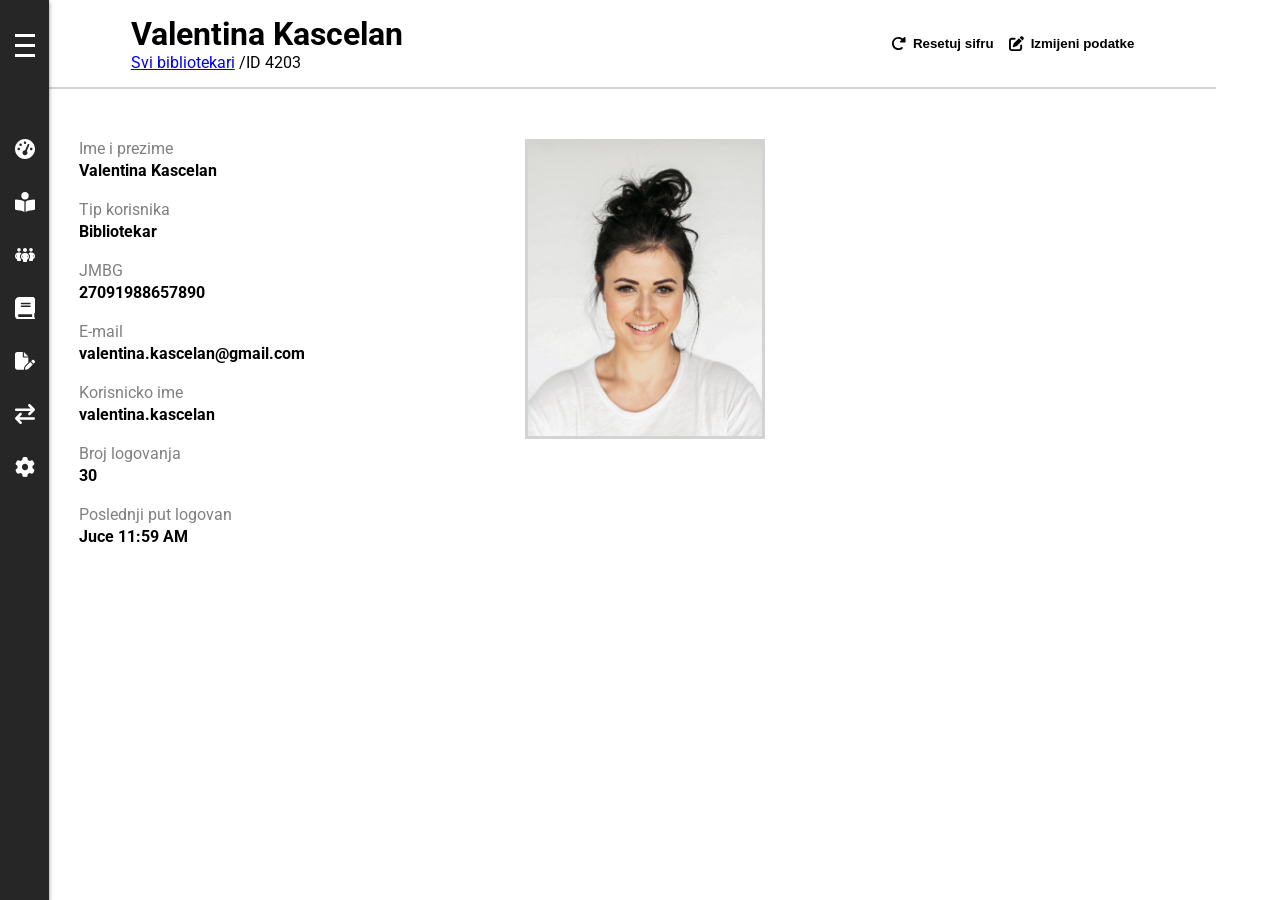
<file: html/profil_bibliotekara.html>
<!DOCTYPE html>
<html lang="en">

<head>
    <meta charset="UTF-8">
    <meta http-equiv="X-UA-Compatible" content="IE=edge">
    <meta name="viewport" content="width=device-width, initial-scale=1.0">
    <link rel="stylesheet" href="../css/profil_bibliotekara.css">
    <link rel="stylesheet" href="../css/common_person_details.css">
    <script src="../js/commonSideBar.js" defer></script>
    <script src="../js/sidebar.js" defer></script>
    <script src="../js/modal.js" defer></script>
    <link rel="stylesheet" href="../css/sidebar.css">
    <link rel="stylesheet" href="../css/hambtn.css">
    <link rel="stylesheet" href="../css/global.css">
    <link rel="stylesheet" href="../css/modal.css">
    <title>Valentina Kascelan</title>
</head>

<body>
    <div id="sidebar_and_header_container">
        <div id="sidebar"></div>
    </div>
    <header>
        <div id="header_imeBibliotekara_container">
            <h1>Valentina Kascelan</h1>
            <a id="svi_bibliotekari" href="bibliotekari.html">Svi bibliotekari</a> <label for="svi_bibliotekari">/ID
                4203</label>
        </div>
        <div id="header_actions_container">
            <button class="reset_password_button modal_oppener">
                <svg xmlns="http://www.w3.org/2000/svg" viewBox="0 0 512 512">
                    <path
                        d="M468.9 32.11c13.87 0 27.18 10.77 27.18 27.04v145.9c0 10.59-8.584 19.17-19.17 19.17h-145.7c-16.28 0-27.06-13.32-27.06-27.2c0-6.634 2.461-13.4 7.96-18.9l45.12-45.14c-28.22-23.14-63.85-36.64-101.3-36.64c-88.09 0-159.8 71.69-159.8 159.8S167.8 415.9 255.9 415.9c73.14 0 89.44-38.31 115.1-38.31c18.48 0 31.97 15.04 31.97 31.96c0 35.04-81.59 70.41-147 70.41c-123.4 0-223.9-100.5-223.9-223.9S132.6 32.44 256 32.44c54.6 0 106.2 20.39 146.4 55.26l47.6-47.63C455.5 34.57 462.3 32.11 468.9 32.11z" />
                </svg>
                <span> Resetuj sifru </span>
            </button>
            <button>
                <svg xmlns="http://www.w3.org/2000/svg" viewBox="0 0 512 512">
                    <path
                        d="M490.3 40.4C512.2 62.27 512.2 97.73 490.3 119.6L460.3 149.7L362.3 51.72L392.4 21.66C414.3-.2135 449.7-.2135 471.6 21.66L490.3 40.4zM172.4 241.7L339.7 74.34L437.7 172.3L270.3 339.6C264.2 345.8 256.7 350.4 248.4 353.2L159.6 382.8C150.1 385.6 141.5 383.4 135 376.1C128.6 370.5 126.4 361 129.2 352.4L158.8 263.6C161.6 255.3 166.2 247.8 172.4 241.7V241.7zM192 63.1C209.7 63.1 224 78.33 224 95.1C224 113.7 209.7 127.1 192 127.1H96C78.33 127.1 64 142.3 64 159.1V416C64 433.7 78.33 448 96 448H352C369.7 448 384 433.7 384 416V319.1C384 302.3 398.3 287.1 416 287.1C433.7 287.1 448 302.3 448 319.1V416C448 469 405 512 352 512H96C42.98 512 0 469 0 416V159.1C0 106.1 42.98 63.1 96 63.1H192z" />
                </svg>
                <span>Izmijeni podatke </span>
            </button>
        </div>
    </header>
    <main>
        <div id="img_and_podaci_container">
            <div id="podaci_container">
                <div>
                    <p>Ime i prezime</p>
                    <p>Valentina Kascelan</p>
                </div>
                <div>
                    <p>Tip korisnika</p>
                    <p>Bibliotekar</p>
                </div>
                <div>
                    <p>JMBG</p>
                    <p>27091988657890</p>
                </div>
                <div>
                    <p>E-mail</p>
                    <p>valentina.kascelan@gmail.com</p>
                </div>
                <div>
                    <p>Korisnicko ime</p>
                    <p>valentina.kascelan</p>
                </div>
                <div>
                    <p>Broj logovanja</p>
                    <p>30</p>
                </div>
                <div>
                    <p>Poslednji put logovan</p>
                    <p>Juce 11:59 AM</p>
                </div>
            </div>
            <div id="profil_image_container">
                <img src="../images/Valentina Kascelan image.jpg" alt="bibliotekar profil picture">
            </div>
        </div>
        <div class="reset_password_modal hidden_modal modal">
            <div class="modal_content" tabindex="-1">
                <div id="modal_header">
                    <span>Resetuj sifru: Valentina Kascelan</span>
                </div>
                <div id="modal_input_fields_and_buttons_container">
                    <div id="modal_input_fields_container">
                        <label for="modal_new_password_input">Unesi novu sifru</label>
                        <input id="modal_new_password_input" type="password">
                        <label for="modal_repeat_password_input">Ponovi sifru</label>
                        <input id="modal_repeat_password_input" type="password">
                    </div>
                    <div id="modal_buttons_container">
                        <button id="modal_cancel_button" class="modal_closer">Ponisti</button>
                        <button id="modal_save_button">Sacuvaj</button>
                    </div>
                </div>
            </div>
        </div>
    </main>
</body>

</html>
</file>
<file: css/login.css>
@import url("https://fonts.googleapis.com/css2?family=Roboto:wght@400;500;700&display=swap");
@import url("https://fonts.googleapis.com/css?family=Dosis:300,400,700");

*,
*:before,
*:after {
  box-sizing: border-box;
}

body {
  margin: 0px;
  padding: 0px;
}

.login_modal {
  width: 100%;
  height: 100%;
  background-color: #3c9ae2;
  position: absolute;
  top: 0;
  display: flex;
  justify-content: center;
  align-items: center;
  padding-left: 15px;
  padding-right: 15px;
}

.login_modal_content {
  width: 400px;
  height: 500px;
  background-color: white;
  border-radius: 4px;
  position: relative;
}

#login_modal_header {
  display: grid;
  gap: 10px;
  justify-content: center;
  align-items: center;
  padding-top: 40px;
  padding-left: 20px;
  padding-bottom: 10px;
}

#user_svg_and_sign_in_container {
  display: grid;
  justify-items: center;
  gap: 10px;
}

#login_modal_header svg {
  width: 50px;
  height: auto;
  border-radius: 50%;
  padding: 5px;
  background-color: #3c9ae2;
  fill: white;
}

#login_modal_header span {
  font-weight: 700;
  font-size: 35px;
}

#login_modal_input_fields_container {
  display: grid;
  gap: 10px;
  justify-content: center;
  justify-items: center;
  align-items: center;
  padding-left: 20px;
}

#login_modal_input_fields_container input {
  width: 100%;
  height: 2em;
  border: 3px solid lightgray;
}
#login_modal_input_fields_container a {
  text-decoration: none;
  background-color: #3c9ae2;
  color: white;
  padding: 10px 45px;
  border-radius: 5px;
}

#login_modal_input_fields_container input {
  height: 2em;
  border: 3px solid lightgray;
}

#login_modal_input_fields_and_button_container {
  display: grid;
  gap: 20px;
  padding-top: 30px;
}

#check_and_forgot_password_btn {
  display: grid;
  grid-auto-flow: column;
  justify-content: center;
  justify-items: center;
  padding-left: 20px;
  gap: 30px;
}

.footer {
  display: grid;
  grid-auto-flow: column;
  gap: 5px;
  bottom: 0;
  width: 100%;
  height: 60px;
  background: #79cbff;
  margin-top: 50px;
  align-items: center;
  justify-content: center;
}

.footer a {
  text-decoration: none;
}
</file>
<file: css/global.css>
@import url("https://fonts.googleapis.com/css2?family=Roboto:wght@400;500;700&display=swap");
@import url("https://fonts.googleapis.com/css?family=Dosis:300,400,700");

html,
body {
  overflow-x: hidden;
}

*,
*:before,
*:after {
  box-sizing: border-box;
}

body {
  margin: 0;

  min-height: 100vh;
  font-family: "Roboto", sans-serif;
  font-weight: 400;

  /* prevent sidebar covering content*/
  padding-left: 49px;
  padding-right: 5%;
  padding-bottom: 30px;
}

button {
  user-select: none;
  cursor: pointer;
}

input[type="checkbox"] {
  cursor: pointer;
}
</file>
<file: css/sidebar.css>
* {
  margin: 0;
  padding: 0;
}

#sidebar {
  height: 100%;
  width: max-content;
}

.container {
  background-color: #262626;
  display: grid;
  gap: 50px;
  align-content: flex-start;
  font-family: "Dosis", sans-serif;
  height: 100%;
  padding-top: 30px;
  padding-left: 15px;
  padding-right: 15px;
  padding-bottom: 30px;
  box-shadow: 0 2px 4px rgb(0 0 0 / 50%);
  width: 193px;
  transition: width 300ms ease;
  justify-content: start;
  justify-items: start;
  overflow-x: hidden;
}

.navbar {
  display: grid;
  justify-content: start;
  align-content: start;
  gap: 50px;
  align-items: center;
  position: relative;
}

:not(.sidebar-open).container {
  width: 49px;
}

.nav-link {
  color: white;
  font-size: 22px;
  display: grid;
  grid-auto-flow: column;
  align-items: center;
  gap: 15px;
  justify-content: start;
}

.nav-list {
  margin-block-start: 0;
  padding-inline-start: 0;
  padding-top: 25px;
  display: grid;
  justify-content: start;
  gap: 25px;
}
.nav-item {
  list-style: none;

  white-space: nowrap;
}
.nav-item svg {
  height: auto;
  width: 20px;
  fill: white;
}

#sidebar_and_header_container {
  position: fixed;
  top: 0px;
  left: 0px;
  width: 100%;
  height: 100vh;
  pointer-events: none;
}

#sidebar_and_header_container > * {
  pointer-events: initial;
}
</file>
<file: css/hambtn.css>
.nav-toggle-button {
  border: none;
  display: inline-flex;
  justify-content: center;
  align-items: center;
  margin: 0;
  pointer-events: initial;
  background-color: transparent;
}

.line-1,
.line-3 {
  transition: transform 300ms ease;
}

.line-2 {
  transition: opacity 300ms ease;
}

.sidebar-open .line-1 {
  transform: rotate(45deg) translate(39%, 332%);
}

.sidebar-open .line-2 {
  opacity: 0;
}

.sidebar-open .line-3 {
  transform: rotate(-45deg) translate(23%, -200%);
}

.hamburger-menu-icon {
  width: 20px;
  height: 30px;
  cursor: pointer;
  display: flex;
  flex-direction: column;
  justify-content: space-around;
}

.line {
  width: 100%;
  height: 3px;
  background-color: white;
}
</file>
<file: css/header.css>
@import "../css/menu.css";
@import "../css/hambtn.css";

body {
  /* prevent header covering main content */
  padding-top: 100px;
}

header {
  background-color: #363bc2;
  padding-left: 7%;
  padding-right: 7%;
  padding-top: 15px;
  padding-bottom: 15px;
  display: flex;
  align-items: center;
  justify-content: space-between;
  box-shadow: 0 2px 4px rgb(0 0 0 / 50%);
}

#open_book {
  height: 40px;
  fill: white;
}

#header_naslov_container {
  display: grid;
  grid-auto-flow: column;
  align-items: center;
  gap: 15px;
}

#header_naslov_text {
  font-family: "Roboto", sans-serif;
  color: white;
  font-weight: 700;
  font-size: 30px;
}

#header_actions_container {
  display: grid;
  grid-auto-flow: column;
  align-items: center;
  gap: 15px;
}

#header_actions_container > svg {
  height: 30px;
  fill: white;
}

#header_actions_container img {
  height: 35px;
  border-radius: 50%;
}

#kreiraj_button {
  display: inline-grid;
  grid-auto-flow: column;
  gap: 10px;
  align-items: center;
  background-color: #0b0e75;
  border: none;
  padding: 7px 14px;
  border-radius: 5px;
}

#kreiraj_button span {
  color: white;
  font-weight: 700;
  letter-spacing: 1.25px;
  font-size: 16px;
}

#kreiraj_button svg {
  font-size: 30px;
  color: white;
  height: 30px;
}

.menu_root a {
  display: grid;
  grid-auto-flow: column;
  gap: 5px;
  align-items: center;
  text-decoration: none;
  justify-content: start;
}

.menu_root a svg {
  font-size: 20px;
  color: black;
}

#profile_img_button {
  height: 35px;
  width: auto;
  border-radius: 50%;
  border: none;
}

#mobile_header_menu_container {
  display: none;
}

@media (max-width: 600px) {
  #header_actions_container {
    display: none;
  }

  #mobile_header_menu_container {
    display: initial;
  }

  #header_naslov_text {
    font-size: 20px;
  }

  #open_book {
    height: 25px;
  }

  .menu_item {
    display: grid;
    grid-auto-flow: column;
    gap: 10px;
    align-items: center;
    border-bottom: 1px solid grey;
  }

  .menu_root > button {
    border: none;
    border-bottom: 1px solid grey;
    background-color: transparent;
  }

  button svg {
    font-size: 20px;
  }

  .menu_item img {
    height: 20px;
    border-radius: 50%;
  }
}
</file>
<file: css/menu.css>
.menu_trigger_wrap {
  position: relative;
}

.menu_root {
  position: absolute;
  background-color: white;
  top: 100%;
  right: 20%;
  border-radius: 5px;
  padding: 30px 15px;
  display: grid;
  gap: 10px;
  justify-content: start;
  box-shadow: 0 2px 4px rgb(0 0 0 / 50%);
  display: none;
  z-index: 1;
}

.menu_root > * {
  padding: 5px;
  white-space: nowrap;
  color: black;
}

.menuOpen {
  display: grid;
}

.menu_anchor {
  background-color: transparent;
  border: none;
  display: inline-flex;
  justify-content: center;
  align-items: center;
  min-width: 40px;
  min-height: 40px;
}

.menu_anchor svg {
  height: 20px;
}
</file>
<file: css/common_page.css>
body {
  padding-left: 60px;
}

.common_button {
  text-align: center;
  font-size: 25px;
  font-family: sans-serif;
  background-color: #928023;
  border: 3px;
  border-radius: 3%;
  color: white;
  box-shadow: 0 2px 4px rgb(0 0 0 / 50%);
  text-decoration: none;
  margin-top: 15px;
  margin-bottom: 15px;
  padding: 5px 10px;
  white-space: nowrap;
}

.dodaj_naslov {
  margin-bottom: 40px;
}
</file>
<file: css/table.css>
table {
  border: 3px solid lightgrey;
  border-collapse: collapse;
}

th,
td {
  padding: 15px;
  text-align: center;
  border-bottom: 3px solid lightgray;
}

#table-container {
  margin-top: 15px;
}

@media (max-width: 600px) {
  #table-container {
    overflow-x: auto;
  }
}
</file>
<file: css/search_input.css>
table {
  width: 100%;
}

.add_btn_and_search_container {
  display: grid;
  grid-auto-flow: column;
  justify-content: space-between;
  align-items: center;
}

@media (max-width: 600px) {
  .add_btn_and_search_container {
    grid-auto-flow: row;
    gap: 10px;
  }
}

.search_container {
  display: grid;
  grid-auto-flow: column;
  gap: 10px;
}

.search_button {
  border: none;
  background-color: transparent;
}

.search_button svg {
  font-size: 25px;
}

.search_input {
  border: none;
  font-size: 17px;
}

.search_input::placeholder {
  font-size: 17px;
  font-weight: 500;
  color: black;
}
</file>
<file: css/dashboard.css>
main {
  padding-left: 20px;
}

@media (max-width: 600px) {
  body {
    padding-top: 90px;
  }
}

hr {
  margin-top: 20px;
}

#aktivnosti_i_rezervacije_container {
  display: grid;
  grid-auto-flow: column;
  margin-top: 30px;
}

@media (max-width: 600px) {
  #aktivnosti_i_rezervacije_container {
    grid-auto-flow: row;
    gap: 30px;
  }

  h2 {
    text-align: center;
  }
}

.transakcija_item {
  display: grid;
  grid-auto-flow: column;
  justify-content: start;
  gap: 15px;
  align-items: center;
}

@media (max-width: 600px) {
  #transakcija_item_container {
    line-height: 1.35;
  }

  .transakcija_item {
    border-bottom: 1px solid grey;
    padding-bottom: 30px;
  }
}
.transakcija_item_text_section {
  display: grid;
  gap: 5px;
}

.transakcija_item_text_section > :first-child {
  display: grid;
  grid-auto-flow: column;
  justify-content: start;
  gap: 20px;
  color: grey;
  font-weight: 700;
}

#aktivnosti_container > :first-child {
  margin-bottom: 15px;
}

.transakcija_item img {
  height: auto;
  width: 50px;
  border-radius: 50%;
}

#transakcija_item_container {
  display: grid;
  gap: 15px;
}

.transakcija_item_text_section a {
  text-decoration: none;
}

#table_and_link_container {
  display: grid;
  gap: 10px;
}

.table_row {
  display: grid;
  grid-auto-flow: column;
  align-items: center;
  font-weight: 500;
  color: rgb(105 104 104);
  border-bottom: 2px solid lightgray;
  padding-bottom: 10px;
  gap: 15px;
  align-items: center;
}

@media (max-width: 600px) {
  .table_row {
    grid-auto-flow: row;
    justify-items: center;
  }
}

.table_row > :first-child svg {
  width: 50px;
  height: auto;
  fill: lightgray;
}

.table_row > :first-child {
  display: grid;
  grid-auto-flow: column;
  align-items: center;
  justify-content: start;
  gap: 15px;
}

#rezervacije_container > :first-child {
  margin-bottom: 15px;
}

.check_xmark_container {
  display: grid;
  grid-auto-flow: column;
  align-items: center;
  gap: 10px;
}

.check_xmark_container button {
  border: none;
  background-color: transparent;
}

.check_button,
.x_button {
  width: 15px;
  height: auto;
  fill: rgb(73, 73, 73);
}

.check_button {
  width: 20px;
}

.datum_rezervacije {
  text-align: center;
  color: rgb(67, 67, 67);
  padding: 5px;
  background-color: lightgray;
}

#table_link {
  display: grid;
  grid-auto-flow: column;
  justify-self: end;
  gap: 10px;
  align-items: center;
  text-decoration: none;
}

#table_link svg {
  width: 30px;
  height: auto;
  fill: blue;
}

#statistika_container {
  margin-top: 50px;
}
</file>
<file: css/chart.css>
/* FIGURE */
figure {
  min-width: 200px;
  max-width: 780px;
  /*      max-width: 600px;                     /**/
}

/* TABLE */
.barChart_h {
  display: block;
  height: auto; /* Do I need this? */
  width: 100%;
  overflow-wrap: break-word;
  border-spacing: 0;
}

/* CAPTION */
.barChart_h caption {
  display: block;
  padding: 0 0 1rem 0;
  line-height: 1.1;
  font-size: 1.1rem;
  font-weight: bold;
  text-align: left;
}

/* TBODY */
.barChart_h tbody {
  display: block; /* All HTML elements have a "display" value assigned by the User-Agent (UA).
                                               Default-values assigned:
                                                  tbody ==> (display: table-row-group)
                                                  tr    ==> (display: table-row)
                                                  td    ==> (display: table-cell)
                                               Assigning (display: block) allows us to turn a table into a horizontal display. */
}

.barChart_h tbody:after {
  /* For IE9 and under, need to enclose floats... */
  content: "";
  display: block;
  clear: both;
  height: 0;
}

/* TH+TD */
.barChart_h tbody tr.firstRow th,
.barChart_h tbody tr.firstRow td {
  padding: 1rem 0 0.5rem 0; /* Add extra vertical padding. */
}

.barChart_h tbody th,
.barChart_h tbody td {
  padding: 0.5rem 0 0.4rem 0; /* Space around Bars. */
}

.barChart_h tbody tr.lastRow th,
.barChart_h tbody tr.lastRow td {
  padding: 0.5rem 0 1rem 0; /* Add extra vertical padding. */
}

/* TH */
.barChart_h tbody th {
  /*      width: 25%;     /**/
  font-weight: normal;
  text-align: right;
}

/* TD */
.barChart_h tbody td {
  border-left: 2px solid black; /* X-AXIS. (vertical) */

  border-right: 1px solid #ddd; /* Finish out repeating vertical-gridlines. */

  background-image: linear-gradient(to right, #ddd 1px, transparent 1px);
  /* Create grey-transparent gradient for 1px, then remainder of gradient is transparent.
                                               This creates the illusion of a 1px vertical-line. */
  background-size: 10% 100%; /* Go right in 10% increments. */
}

/* BARS */
.barChart_h tbody td span {
  position: relative; /* Needed for absolute-positioning of Bar-value. */
  display: block; /* Expands <span> to fill <td> */
  height: 20px;
  border-top: 1px solid #000;
  border-right: 1px solid #000;
  border-bottom: 1px solid #000;
  box-shadow: 5px 0px 5px rgba(0, 0, 0, 0.3);
}

/* BAR-VALUES */
.barChart_h tbody td span b {
  position: absolute;
  left: 100%;
  top: 0;
  right: auto;
  bottom: 0;
  display: block;
  padding: 0 0 0 0.5rem;
  font-weight: normal;
}

/* Y-AXIS */
.barChart_h tbody th.blankCell {
  width: 25%;
}

.barChart_h tbody th.y-axis {
  position: relative; /* New */
  padding-bottom: 1.4rem;
  border-bottom: 2px solid black; /* Y-AXIS. (horizontal) */
  background-color: #fff;
}

/* Y-AXIS TITLE */
.barChart_h tbody div.y-axis-title {
  display: block;
  text-align: center;
  font-weight: bold;
}

/* Y-AXIS LABELS */
.barChart_h tbody ol.y-axis-labels {
  position: absolute;
  top: auto;
  bottom: 0;
  right: 0;
  left: 0;
  display: flex; /* Create Flexbox (Flex-Container). */
  flex-direction: row;
  margin: 0; /* New */
  padding: 0; /* New */
  list-style: none; /* New */
  font-size: 0.9rem;
}

.barChart_h tbody ol.y-axis-labels li.zero {
  position: absolute; /* Remove 0 from Flexbox flow. */ /* New */
  left: 0;
  right: auto;
  bottom: auto;
  top: 0;
}

.barChart_h tbody ol.y-axis-labels li.zero b {
  transform: translate(-50%, 0%);
}

.barChart_h tbody ol.y-axis-labels li {
  flex: 1 0 0;
  text-align: right;
}

.barChart_h tbody ol.y-axis-labels li b {
  display: inline-flex;
  transform: translate(50%, 0%);
  font-weight: normal;
}

#first_bar {
  background-color: green;
}

#second_bar {
  background-color: orange;
}

#third_bar {
  background-color: red;
}

.label {
  white-space: nowrap;
  padding-right: 10px !important;
}

.bar {
  color: blue;
}

.label a {
  text-decoration: none;
}
</file>
<file: css/common_dodaj_korisnika.css>
body {
  font-family: "Roboto", sans-serif;
  font-weight: 400;
}

header {
  padding-left: 7%;
  padding-right: 7%;
  padding-top: 15px;
  padding-bottom: 15px;
  border-bottom: 2px solid lightgray;
}

#podaci_novog_korisnika input {
  min-height: 30px;
  border: 3px solid lightgray;
  margin-right: 10px;
  padding-left: 10px;
  font-size: 18px;
}

.podaci_novog_korisnika_field > :first-child {
  color: rgb(82, 81, 81);
}

#img_and_podaci_container {
  display: grid;
  grid-auto-flow: column;
  justify-content: start;
  gap: 220px;
  padding-top: 50px;
  padding-left: 30px;
}

@media (max-width: 600px) {
  #img_and_podaci_container {
    grid-auto-flow: row;
    gap: 50px;
  }
}

#podaci_novog_korisnika {
  display: grid;
  gap: 20px;
}

.podaci_novog_korisnika_field {
  display: grid;
  gap: 3px;
  align-content: flex-start;
}

#slika_novog_korisnika_container {
  border: 3px solid lightgray;
  width: 200px;
  height: 250px;
  display: flex;
  flex-direction: column;
  justify-content: center;
  align-items: center;
}

#svg_novog_korisnika svg {
  height: 50px;
  width: auto;
  color: rgb(82, 81, 81);
}

#add_img_text_container {
  color: rgb(82, 81, 81);

  padding-top: 5px;
}
/*for chrome, opera, safari*/
input::-webkit-outer-spin-button,
input::-webkit-inner-spin-button {
  -webkit-appearance: none;
  margin: 0;
}
/*for firefox*/
input[type="number"] {
  -moz-appearance: textfield;
}

#action_buttons {
  display: grid;
  grid-auto-flow: column;
  gap: 30px;
}

#otkazi_button {
  background-color: #c90303;
  color: white;
}

#sacuvaj_button {
  background-color: #017316;
  color: white;
}

#otkazi_button,
#sacuvaj_button {
  font-weight: 700;
  font-size: 16px;
  padding: 10px 15px;
  border: 2px solid lightgray;
}

#ime_novog_korisnika > div {
  display: grid;
  grid-auto-flow: column;
  justify-content: start;
  gap: 10px;
}

#text_container {
  color: rgb(82, 81, 81);
}
</file>
<file: css/dodaj_autora.css>
#podaci_novog_korisnika {
  width: 50%;
  padding-top: 50px;
  padding-left: 30px;
}

#podaci_novog_korisnika_and_button_container {
  display: grid;
  gap: 200px;
}

@media (max-width: 600px) {
  #podaci_novog_korisnika_and_button_container {
    gap: 30px;
  }
}
</file>
<file: css/dodaj_bibliotekara.css>
body {
  font-family: "Roboto", sans-serif;
  font-weight: 400;
}

header {
  padding-left: 7%;
  padding-right: 7%;
  padding-top: 15px;
  padding-bottom: 15px;
  border-bottom: 2px solid lightgray;
}

#podaci_novog_bibliotekara input {
  min-height: 30px;
  border: 3px solid lightgray;
  margin-right: 10px;
  padding-left: 10px;
  font-size: 18px;
}

.podaci_novog_bibliotekara_field > :first-child {
  color: grey;
}

#img_and_podaci_container {
  display: grid;
  grid-auto-flow: column;
  justify-content: start;
  gap: 220px;
  padding-top: 50px;
  padding-left: 30px;
}

#podaci_novog_bibliotekara {
  display: grid;
  gap: 20px;
}

.podaci_novog_bibliotekara_field {
  display: grid;
  gap: 3px;
  align-content: flex-start;
}

#slika_novog_bibliotekara_container {
  border: 3px solid lightgray;
  width: 200px;
  height: 250px;
  display: flex;
  flex-direction: column;
  justify-content: center;
  align-items: center;
}

#svg_novog_bibliotekara svg {
  height: 50px;
  width: auto;
  color: grey;
}

#add_img_text_container {
  color: grey;
  padding-top: 5px;
}
/*for chrome, opera, safari*/
input::-webkit-outer-spin-button,
input::-webkit-inner-spin-button {
  -webkit-appearance: none;
  margin: 0;
}
/*for firefox*/
input[type="number"] {
  -moz-appearance: textfield;
}

#action_buttons {
  display: grid;
  grid-auto-flow: column;
  gap: 30px;
}

#otkazi_button {
  background-color: #c90303;
  color: white;
}

#sacuvaj_button {
  background-color: #017316;
  color: white;
}

#otkazi_button,
#sacuvaj_button {
  font-weight: 700;
  font-size: 16px;
  padding: 10px 15px;
  border: 2px solid lightgray;
}
</file>
<file: css/izdavanje_knjiga.css>
.page_nav_link_item svg {
  width: 20px;
  height: auto;
}

.page_nav_link_item {
  display: grid;
  grid-auto-flow: column;
  justify-content: start;
  align-items: center;
  gap: 10px;
}

.page_nav_links_container {
  display: grid;
  gap: 20px;
  padding-left: 20px;
}

.page_nav_links_and_table_container {
  margin-top: 20px;
  display: grid;
  grid-auto-flow: column;
  gap: 20px;
  align-items: start;
}

@media (max-width: 600px) {
  .page_nav_links_and_table_container {
    grid-auto-flow: row;
    gap: 50px;
  }
}

#table-container {
  margin-top: 0px;
}

h1 {
  margin: 15px 15px 20px 15px;
  font-size: 30px;
  color: rgb(54, 54, 54);
}

.table_and_search_container {
  display: grid;
  gap: 10px;
}

@media (max-width: 600px) {
  .table_and_search_container {
    padding-left: 25px;
  }
}

.search_container {
  margin-left: auto;
}
</file>
<file: css/profil_ucenika.css>
body {
  padding-left: 30px;
}

header {
  padding-left: 7%;
  padding-right: 7%;
  padding-top: 15px;
  padding-bottom: 15px;
  display: flex;
  align-items: center;
  justify-content: space-between;
  border-bottom: 2px solid lightgray;
}

#header_actions_container {
  display: grid;
  grid-auto-flow: column;
  gap: 15px;
}

#header_actions_container > * {
  text-decoration: none;
  border: none;
  background-color: transparent;
  font-weight: 700;
  display: inline-grid;
  grid-auto-flow: column;
  align-items: center;
  gap: 7px;
  cursor: pointer;
}

#header_actions_container > * svg {
  height: 15px;
}

#tab_buttons_container {
  padding-top: 10px;
  padding-bottom: 10px;
  display: grid;
  grid-auto-flow: column;
  gap: 10px;
  justify-content: start;
  padding-left: 15px;
}

@media (max-width: 600px) {
  #tab_buttons_container {
    justify-content: start;
    overflow-x: auto;
  }
}

.page_nav_link_item svg {
  width: 20px;
  height: auto;
}

.page_nav_link_item {
  display: grid;
  grid-auto-flow: column;
  justify-content: start;
  align-items: center;
  gap: 10px;
}

.page_nav_links_container {
  display: grid;
  gap: 20px;
  padding-left: 20px;
}

.page_nav_links_and_table_container {
  margin-top: 20px;
  display: grid;
  grid-auto-flow: column;
  gap: 20px;
  align-items: start;
}

#delete_user_btn_container {
  display: grid;
  grid-auto-flow: column;
  align-items: center;
  justify-content: center;
  gap: 20px;
}

#delete_user_btn_container a {
  text-decoration: none;
}
</file>
<file: css/common_person_details.css>
#profil_image_container img {
  height: 300px;
  width: auto;
  border: 3px solid lightgray;
}

#img_and_podaci_container {
  display: grid;
  grid-auto-flow: column;
  justify-content: start;
  gap: 220px;
  padding-top: 50px;
  padding-left: 30px;
}

@media (max-width: 600px) {
  #img_and_podaci_container {
    grid-auto-flow: row;
    gap: 50px;
  }

  header {
    grid-auto-flow: row;
    gap: 10px;
  }
}

#podaci_container {
  display: grid;
  gap: 20px;
}

#podaci_container > div > :first-child {
  color: grey;
}

#podaci_container > div > :nth-child(2) {
  font-weight: 700;
}

#podaci_container > div {
  display: grid;
  gap: 3px;
}
</file>
<file: css/tabs.css>
#tab_buttons_container button {
  border: none;
  background-color: white;
  font-size: 25px;
  padding: 5px;
  border-top-left-radius: 10px;
  border-top-right-radius: 10px;
}

#tab_buttons_container .active_button {
  background-color: #3fa1e5;
  border-bottom: 4px solid #28518a;
}

.hidden {
  display: none;
}

.tabs_btn {
  margin: 15px;
  text-align: center;
  font-size: 25px;
  font-family: sans-serif;
  background-color: #262626;
  border: 3px;
  border-radius: 3%;
  color: white;
  box-shadow: 0 2px 4px rgb(0 0 0 / 50%);
}
</file>
<file: css/nova_knjiga.css>
.osnovni_detalji_content_container {
  display: grid;
  grid-auto-flow: column;
  gap: 100px;
}

.details_and_chips_container {
  display: grid;
  gap: 60px;
  padding-left: 20px;
  padding-top: 20px;
}

#details_container {
  display: grid;
  gap: 20px;
}

#name_of_book_container {
  display: grid;
  gap: 5px;
}

#name_of_book_container input,
#description_container textarea {
  width: 100%;
  border-radius: 0.25em;
  border: 3px solid lightgray;
}

#name_of_book_container input {
  height: 2em;
}

#description_container textarea {
  resize: none;
}

#name_of_book_container label {
  font-size: 20px;
  color: rgb(86, 84, 84);
}

#description_container {
  display: grid;
  gap: 5px;
}

#description_container label {
  font-size: 20px;
  color: rgb(86, 84, 84);
}

.naslov_and_chip_container {
  display: grid;
  gap: 5px;
}

.chips_container {
  display: grid;
  grid-auto-flow: column;
  justify-content: start;
  gap: 20px;
  padding: 5px 30px;
  border: 3px solid lightgray;
  border-radius: 0.25em;
}

.chip {
  display: inline-grid;
  grid-auto-flow: column;
  gap: 5px;
  align-items: center;
  padding: 7px 15px;
  font-size: 16px;
  background-color: #f1f1f1f1;
  box-shadow: -7px -7px 17px rgba(255, 255, 255, 0.8),
    7px 7px 17px rgba(70, 70, 70, 0.12);
  border: 2px solid lightgray;
}

.chip:hover {
  box-shadow: inset 7px 7px 17px rgba(70, 70, 70, 0.12);
}

.chip svg {
  font-size: 18px;
  color: rgb(86, 84, 84);
}

.chips_kategorije_naslov {
  color: rgb(86, 84, 84);
  font-size: 20px;
}

.chips_and_select_buttons_container {
  padding-top: 20px;
}

select {
  -webkit-appearance: none;
  -moz-appearance: none;
  -ms-appearance: none;
  appearance: none;
  outline: 0;
  box-shadow: none;
  border: 0 !important;
  background: white;
  background-image: none;
  flex: 1;
  padding: 0 0.5em;
  color: black;
  cursor: pointer;
  font-size: 1em;
  font-family: "Open Sans", sans-serif;
}
select::-ms-expand {
  display: none;
}
.select {
  position: relative;
  display: flex;
  width: 15em;
  height: 2em;
  line-height: 2;
  background: white;
  overflow: hidden;
  border-radius: 0.25em;
  border: 3px solid lightgrey;
}
.select::after {
  content: "\25BC";
  position: absolute;
  top: 0;
  right: 0;
  padding: 0 1em;
  background: white;
  cursor: pointer;
  pointer-events: none;
  transition: 0.25s all ease;
}
.select:hover::after {
  color: white;
}

.select_buttons_container {
  display: grid;
  gap: 5px;
  padding-top: 30px;
}

.select_buttons_container span {
  color: rgb(86, 84, 84);
  font-size: 20px;
}

.specifikacije_tab_container {
  padding-left: 20px;
  padding-top: 20px;
  display: grid;
  gap: 20px;
}

#broj_strana_input_container {
  display: grid;
  gap: 5px;
}

#broj_strana_input_container input {
  width: 18em;
  height: 2em;
  border-radius: 0.25em;
  border: 3px solid lightgray;
}

#broj_strana_input_container label {
  font-size: 20px;
  color: rgb(86, 84, 84);
}

#book_num_input_container {
  display: grid;
  gap: 5px;
  padding-top: 20px;
}

#book_num_input_container input {
  width: 18em;
  height: 2em;
  border-radius: 0.25em;
  border: 3px solid lightgray;
}

#book_num_input_container label {
  font-size: 15px;
  color: rgb(86, 84, 84);
}

.drop_files_container {
  padding: 30px;
  margin: 20px;
  border: 3px solid lightgrey;
  border-style: dashed;
  display: grid;
  gap: 10px;
}

#drop_files_text_container {
  display: flex;
  justify-content: center;
  align-items: center;
  font-weight: 700;
}

#svg_and_drop_files {
  display: grid;
  grid-auto-flow: column;
  gap: 3px;
  justify-content: center;
  align-items: center;
}

#svg_and_drop_files svg {
  height: auto;
  width: 25px;
}

.book_images_container {
  display: grid;
  gap: 5px;
}

#img_and_checkbox_container {
  display: grid;
  grid-auto-flow: column;
  border: 3px solid lightgray;
  padding-left: 25px;
  padding-right: 5px;
  gap: 5px;
}

#img_and_checkbox_container input {
  margin-bottom: auto;
  border: 3px solid black;
}

#img_and_checkbox_container img {
  width: auto;
  height: 150px;
}

.img_details_container {
  display: grid;
  grid-auto-flow: column;
}

.img_details_container {
  display: grid;
  grid-auto-flow: column;
  justify-content: space-between;
  align-items: center;
}

.img_details_container svg {
  height: auto;
  width: 15px;
  fill: grey;
}

.time_and_size_container {
  display: grid;
  grid-auto-flow: column;
  justify-content: space-between;
  align-items: center;
}

.main_multimedija_container {
  display: grid;
  grid-auto-flow: column;
  justify-self: start;
  gap: 40px;
}

@media (max-width: 600px) {
  .osnovni_detalji_content_container {
    grid-auto-flow: row;
  }

  .chips_and_select_buttons_container {
    padding-left: 25px;
  }

  .chips_container {
    overflow-x: auto;
  }

  .main_multimedija_container {
    grid-auto-flow: row;
  }

  .drop_files_container {
    justify-content: center;
  }
}
</file>
<file: css/pisac.css>
body {
  font-family: "Roboto", sans-serif;
  font-weight: 400;
}

header {
  padding-left: 7%;
  padding-right: 7%;
  padding-top: 15px;
  padding-bottom: 15px;
  border-bottom: 2px solid lightgray;
}

.naziv_knjige_container > :first-child {
  color: rgb(82, 81, 81);
}

#podaci_pisca {
  display: grid;
  gap: 20px;
  width: 40%;
  padding-top: 50px;
  padding-left: 30px;
}

.naziv_knjige_container {
  display: grid;
  gap: 3px;
  align-content: flex-start;
}

.opis_knjige_container {
  display: grid;
  gap: 3px;
}

.opis_knjige_container > :first-child {
  color: rgb(82, 81, 81);
}

#ime_knjige {
  font-weight: 700;
}
</file>
<file: css/podesavanja.css>
#tab_buttons_container {
  display: grid;
  grid-auto-flow: column;
  justify-content: center;
  gap: 20px;
  align-items: center;
  padding-right: 2px;
}

@media (max-width: 600px) {
  #tab_buttons_container {
    justify-content: start;
    overflow-x: auto;
  }
}

#content_container {
  margin-top: 50px;
}

.tab_content {
  max-width: 800px;
  margin-left: auto;
  margin-right: auto;
}

table {
  width: 100%;
  min-width: 70%;
}

table {
  overflow-x: auto;
  overflow-y: auto;
}

.checkbox_table_cell {
  width: 3px;
}

#polisa_data_list {
  max-width: 80%;
}

#polisa_data_list > div {
  padding: 20px 40px;
  border-bottom: 2px solid lightgray;
  display: grid;
  grid-auto-flow: column;
  align-items: center;
  gap: 15px;
}

@media (max-width: 600px) {
  #polisa_data_list > div {
    grid-auto-flow: row;
  }
}

#polisa_data_list input {
  min-height: 30px;
  border: 3px solid lightgray;
  margin-right: 10px;
  padding-left: 10px;
}
</file>
<file: css/profil_bibliotekara.css>
body {
  font-family: "Roboto", sans-serif;
  font-weight: 400;
  padding-left: 30px;
}

header {
  padding-left: 7%;
  padding-right: 7%;
  padding-top: 15px;
  padding-bottom: 15px;
  display: grid;
  grid-auto-flow: column;
  align-items: center;
  justify-content: space-between;
  border-bottom: 2px solid lightgray;
}

#header_actions_container {
  display: grid;
  grid-auto-flow: column;
  gap: 15px;
}

#header_actions_container > * {
  text-decoration: none;
  border: none;
  background-color: transparent;
  font-weight: 700;
  display: inline-grid;
  grid-auto-flow: column;
  align-items: center;
  gap: 7px;
  cursor: pointer;
}

#header_actions_container > * svg {
  height: 15px;
}
</file>
<file: css/modal.css>
.reset_password_modal {
  width: 100%;
  height: 100%;
  background-color: rgba(0, 0, 0, 0.7);
  position: absolute;
  top: 0;
  display: flex;
  justify-content: center;
  align-items: center;
}

.hidden_modal {
  display: none;
}

.modal_content {
  width: 500px;
  height: 300px;
  background-color: white;
  border-radius: 4px;
  position: relative;
}

#modal_header {
  display: flex;
  padding-top: 10px;
  padding-left: 20px;
  padding-bottom: 10px;
  border-bottom: 1px solid lightgray;
}

#modal_header span {
  font-weight: 700;
  font-size: 20px;
}

#modal_input_fields_container {
  display: grid;
  gap: 10px;
  padding-left: 20px;
}

#modal_input_fields_container input {
  width: 70%;
  border: 3px solid lightgray;
}

#modal_input_fields_container label {
  color: rgb(82, 81, 81);
}

#modal_input_fields_and_buttons_container {
  display: grid;
  gap: 20px;
  padding-top: 30px;
}

#modal_buttons_container {
  display: grid;
  grid-auto-flow: column;
  gap: 30px;
  padding: 20px;
}

#modal_cancel_button {
  background-color: #c90303;
  color: white;
}

#modal_save_button {
  background-color: #017316;
  color: white;
}

#modal_cancel_button,
#modal_save_button {
  font-weight: 700;
  font-size: 16px;
  padding: 7px 12px;
  border: 2px solid lightgray;
}
</file>
